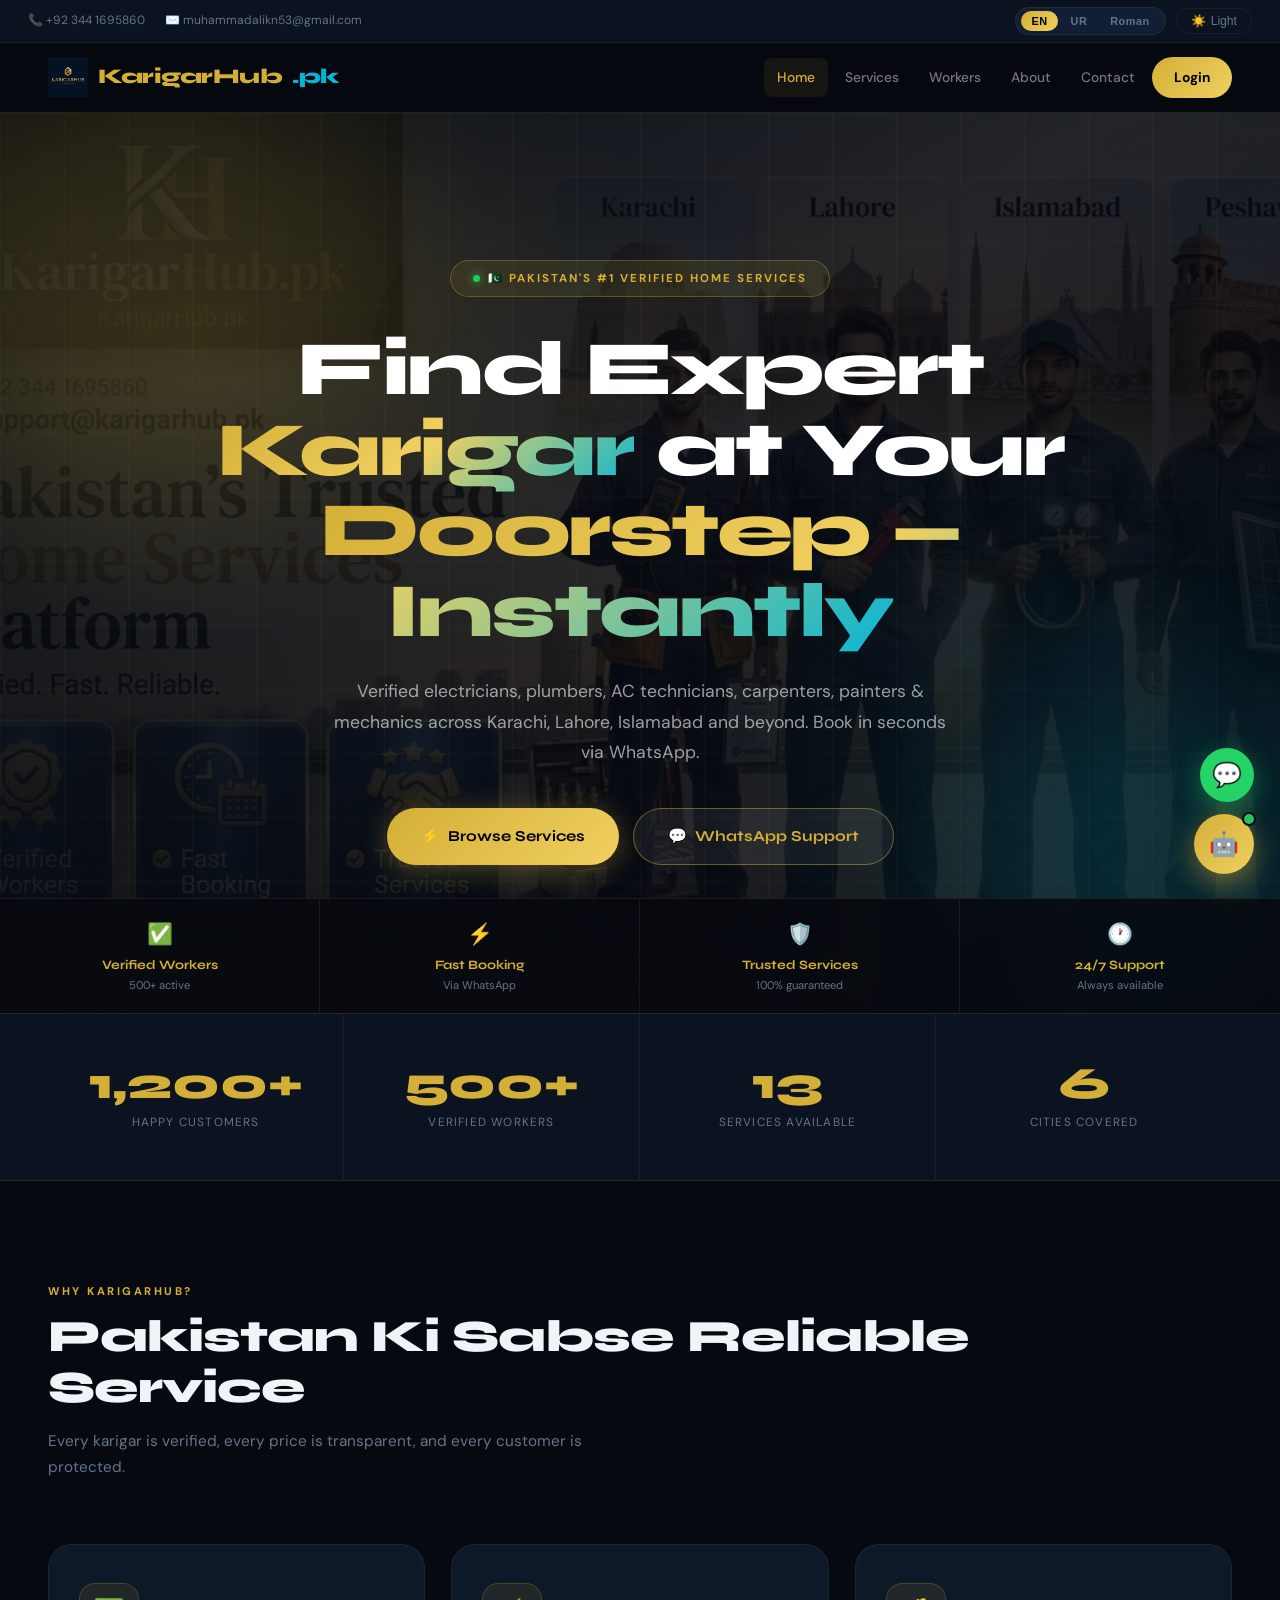
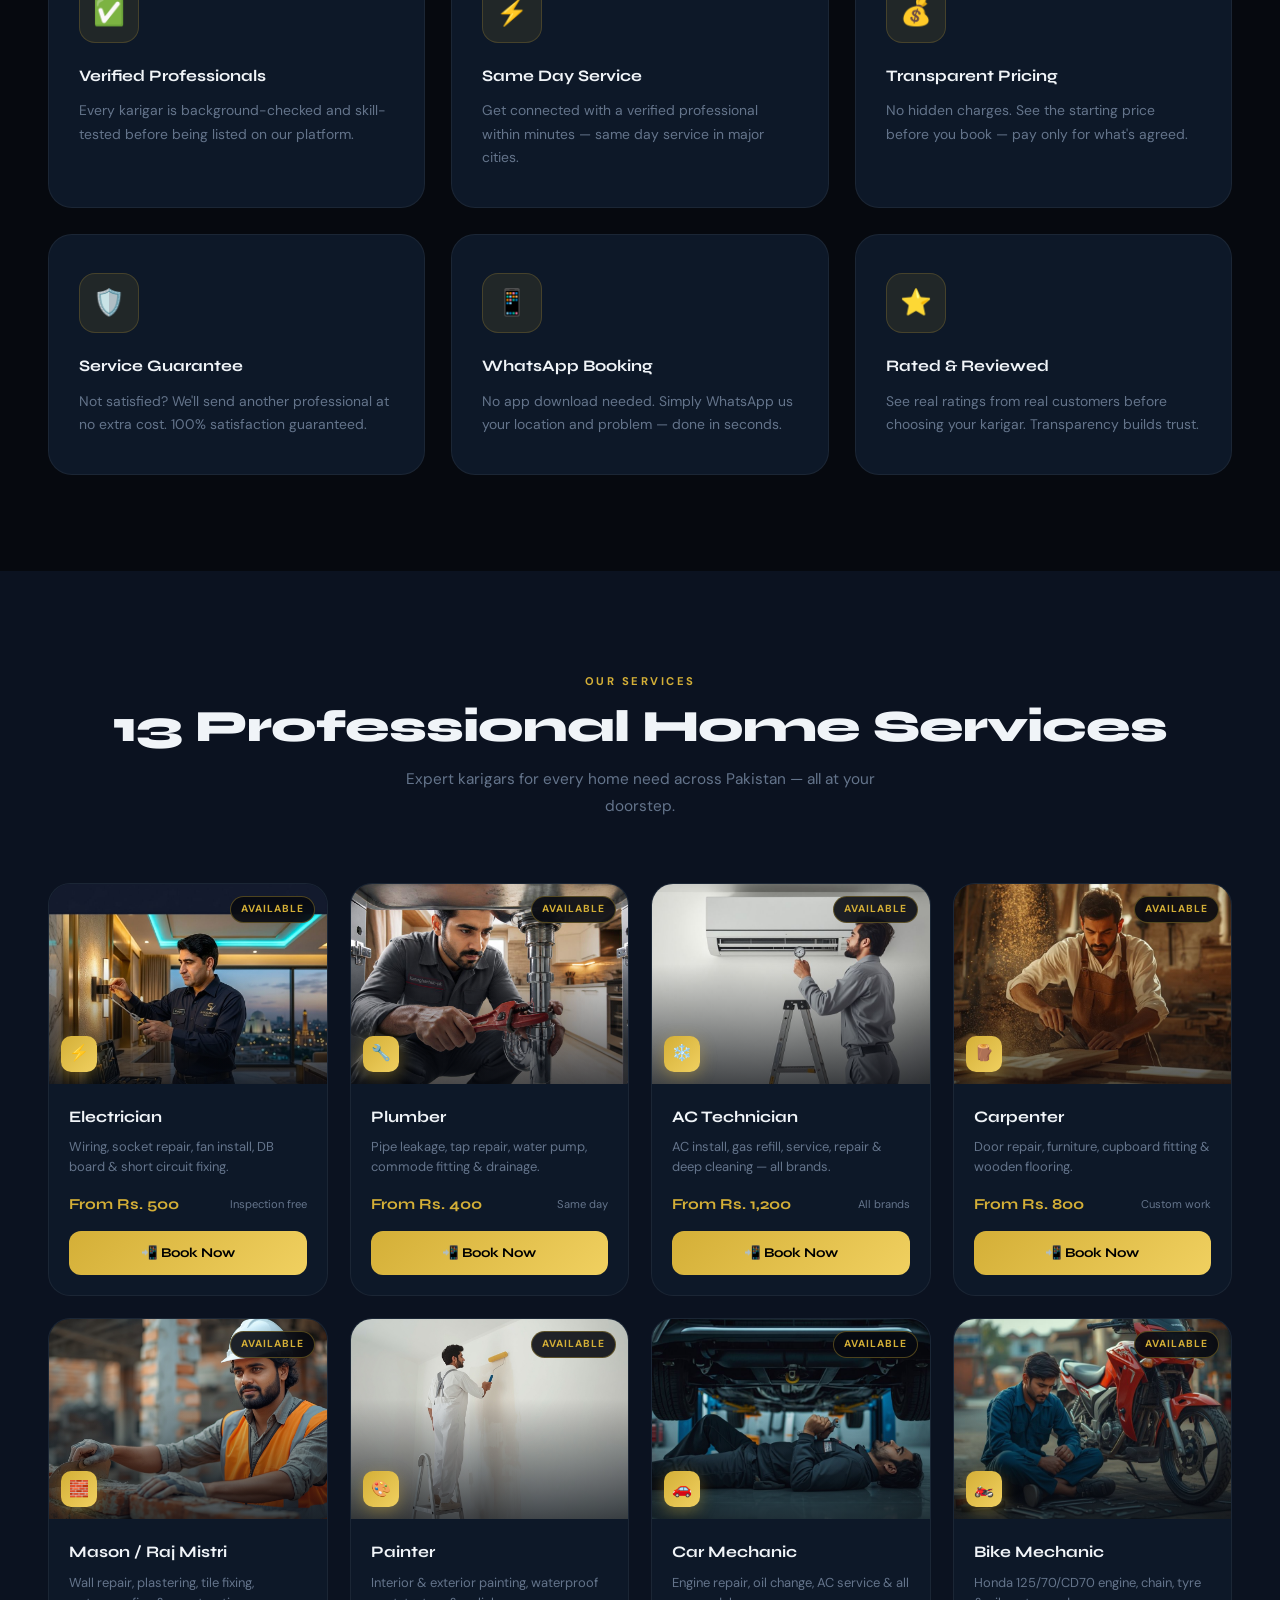
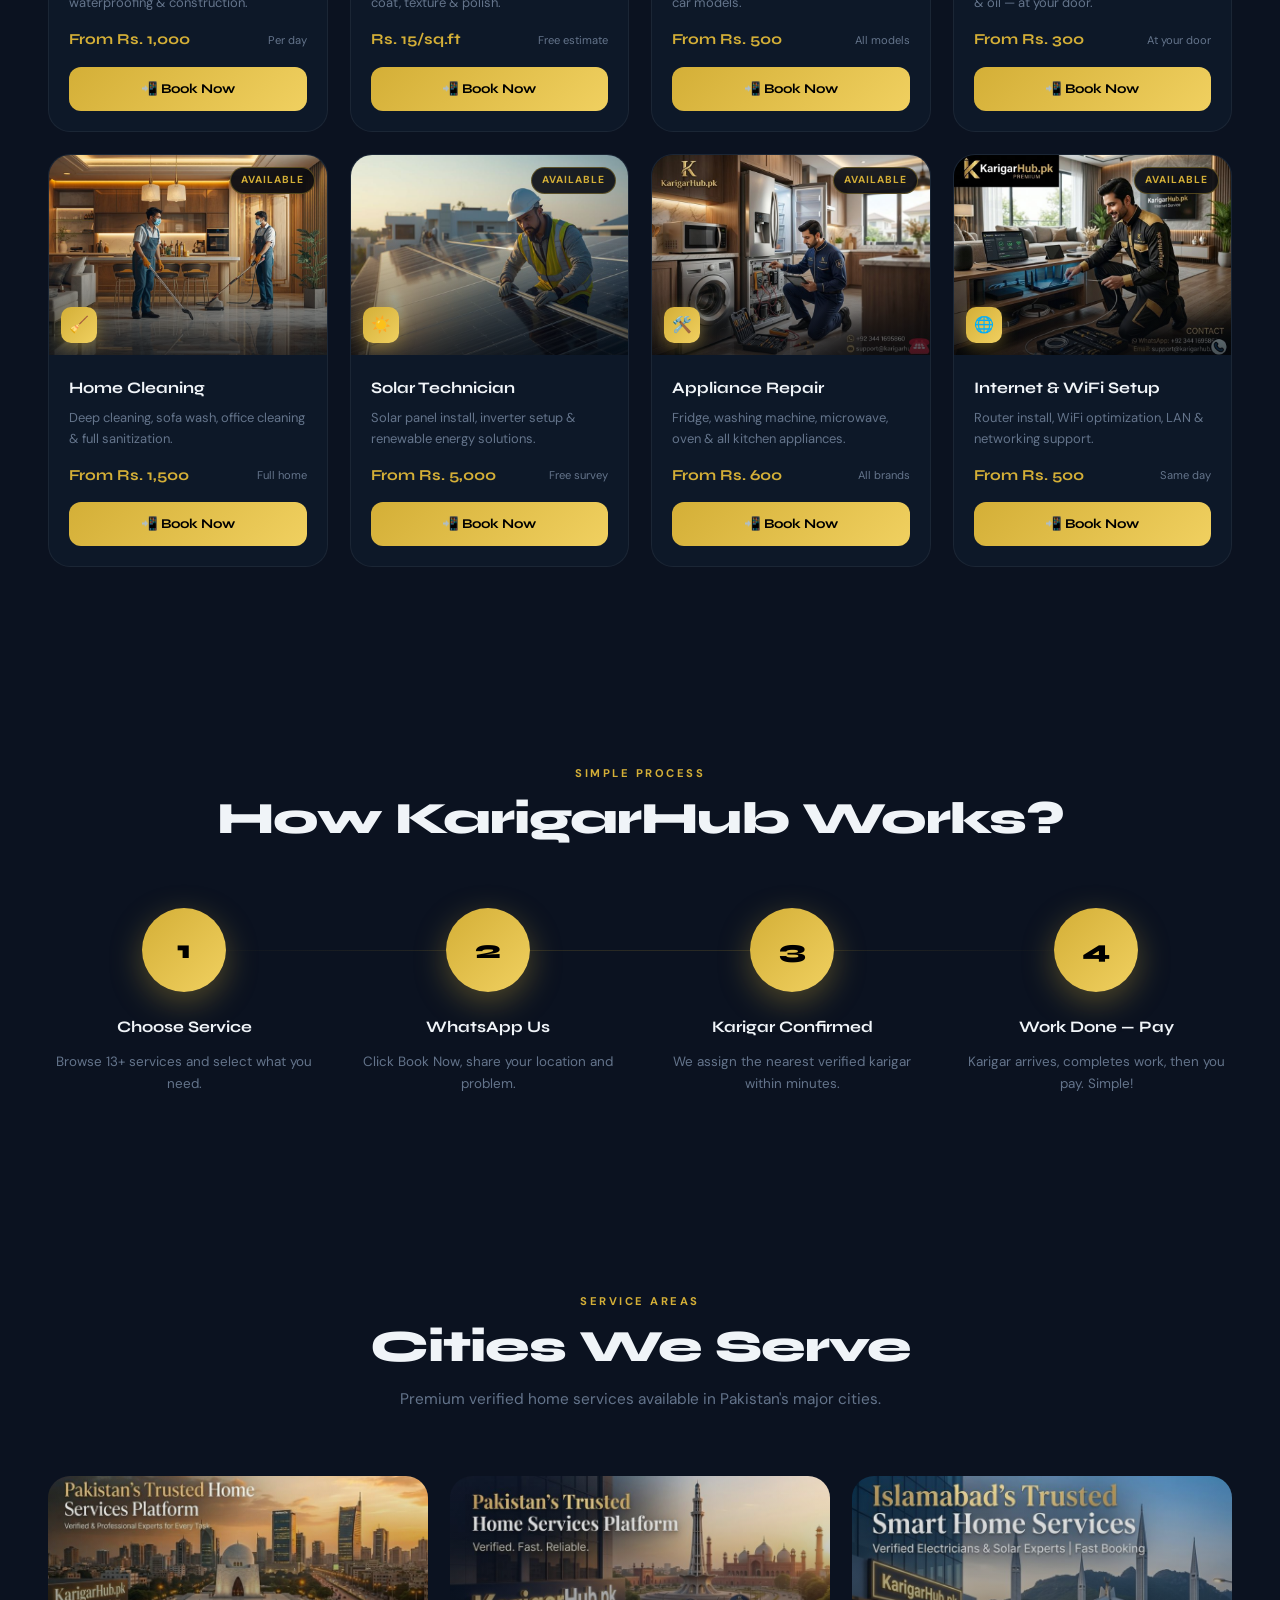
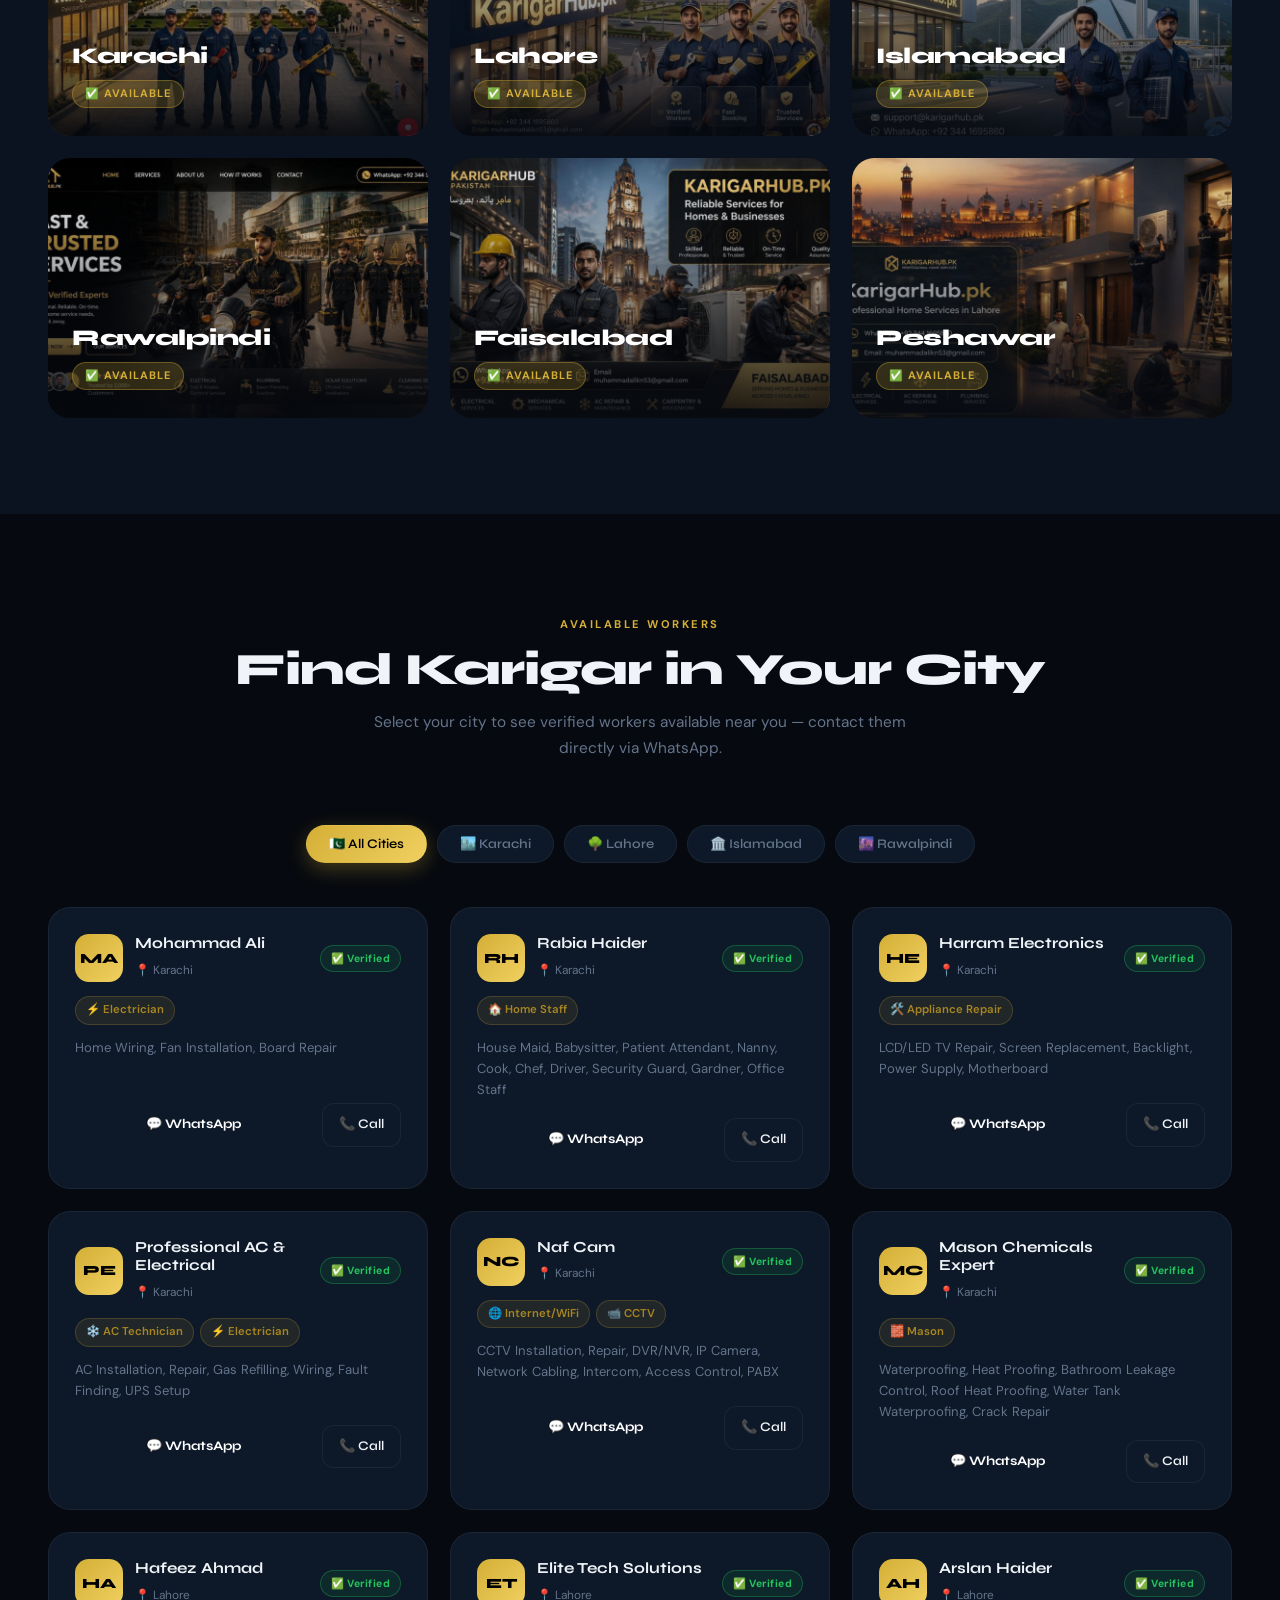
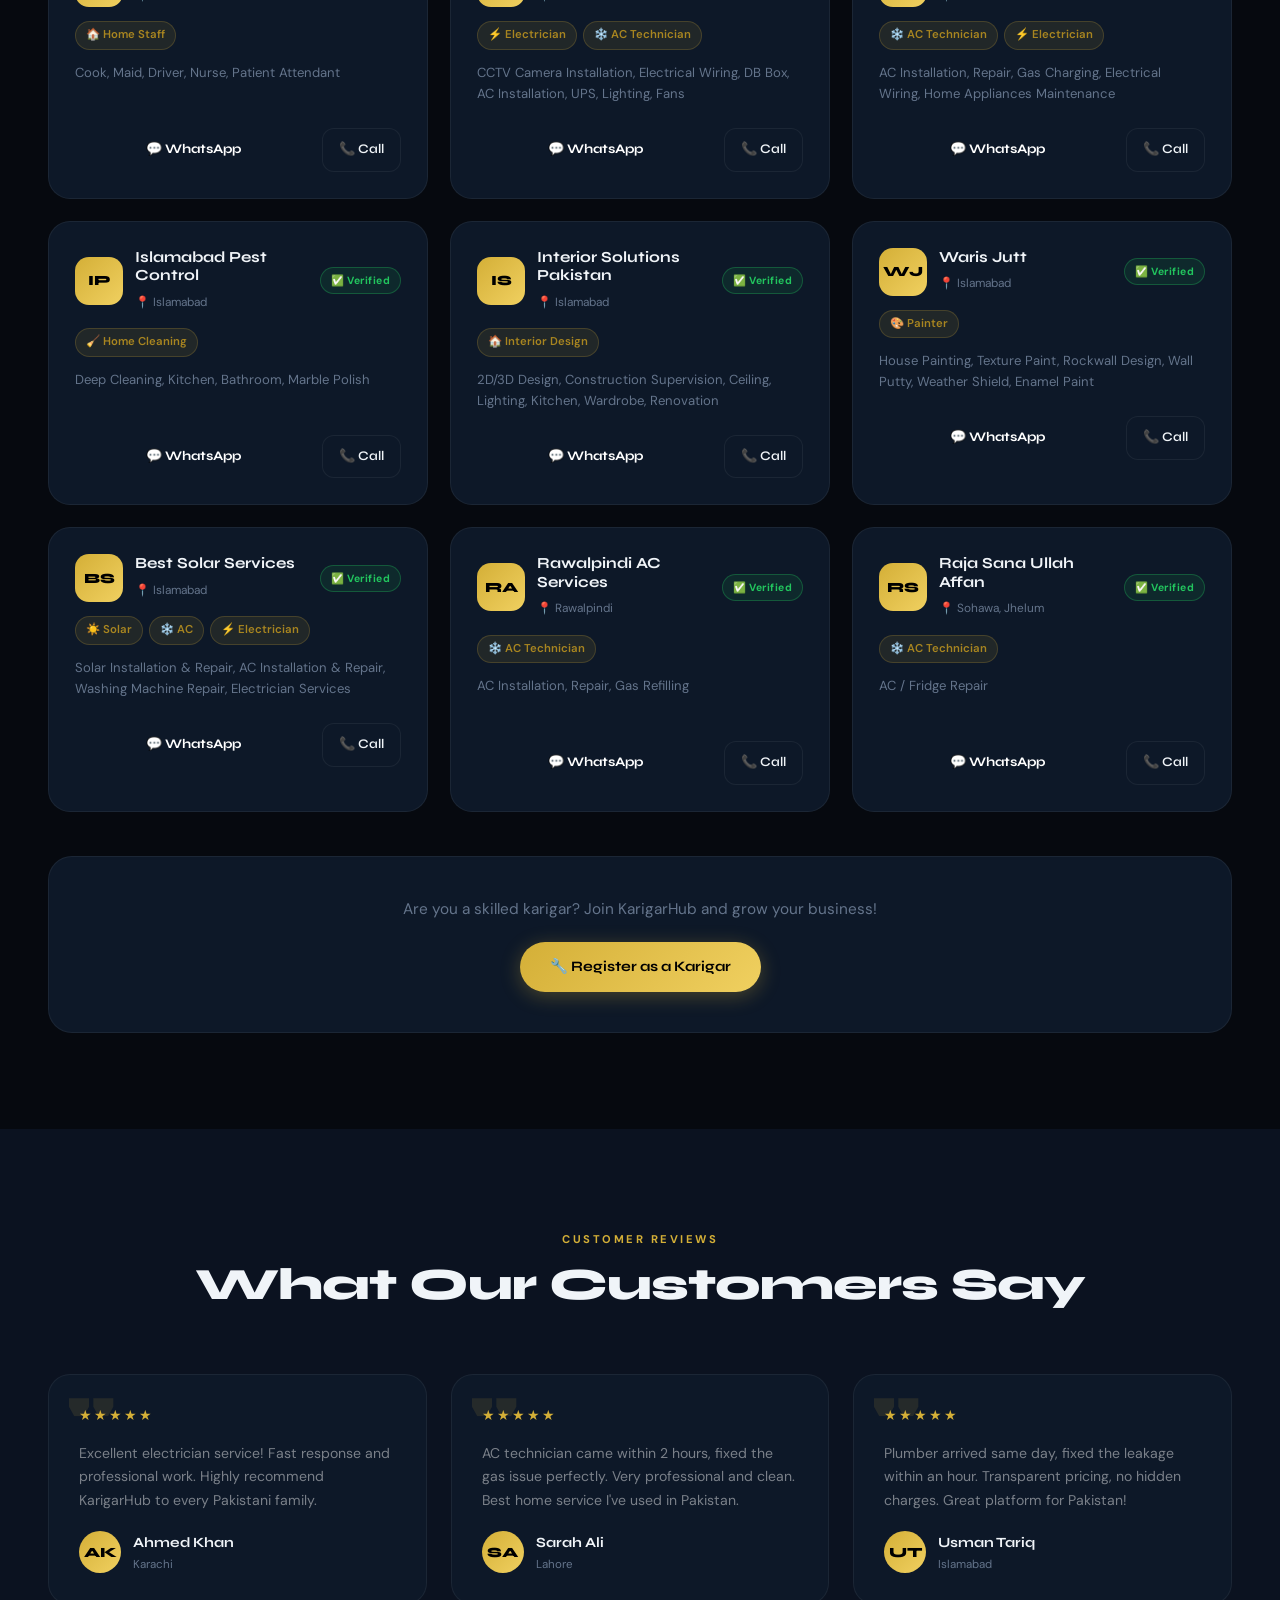
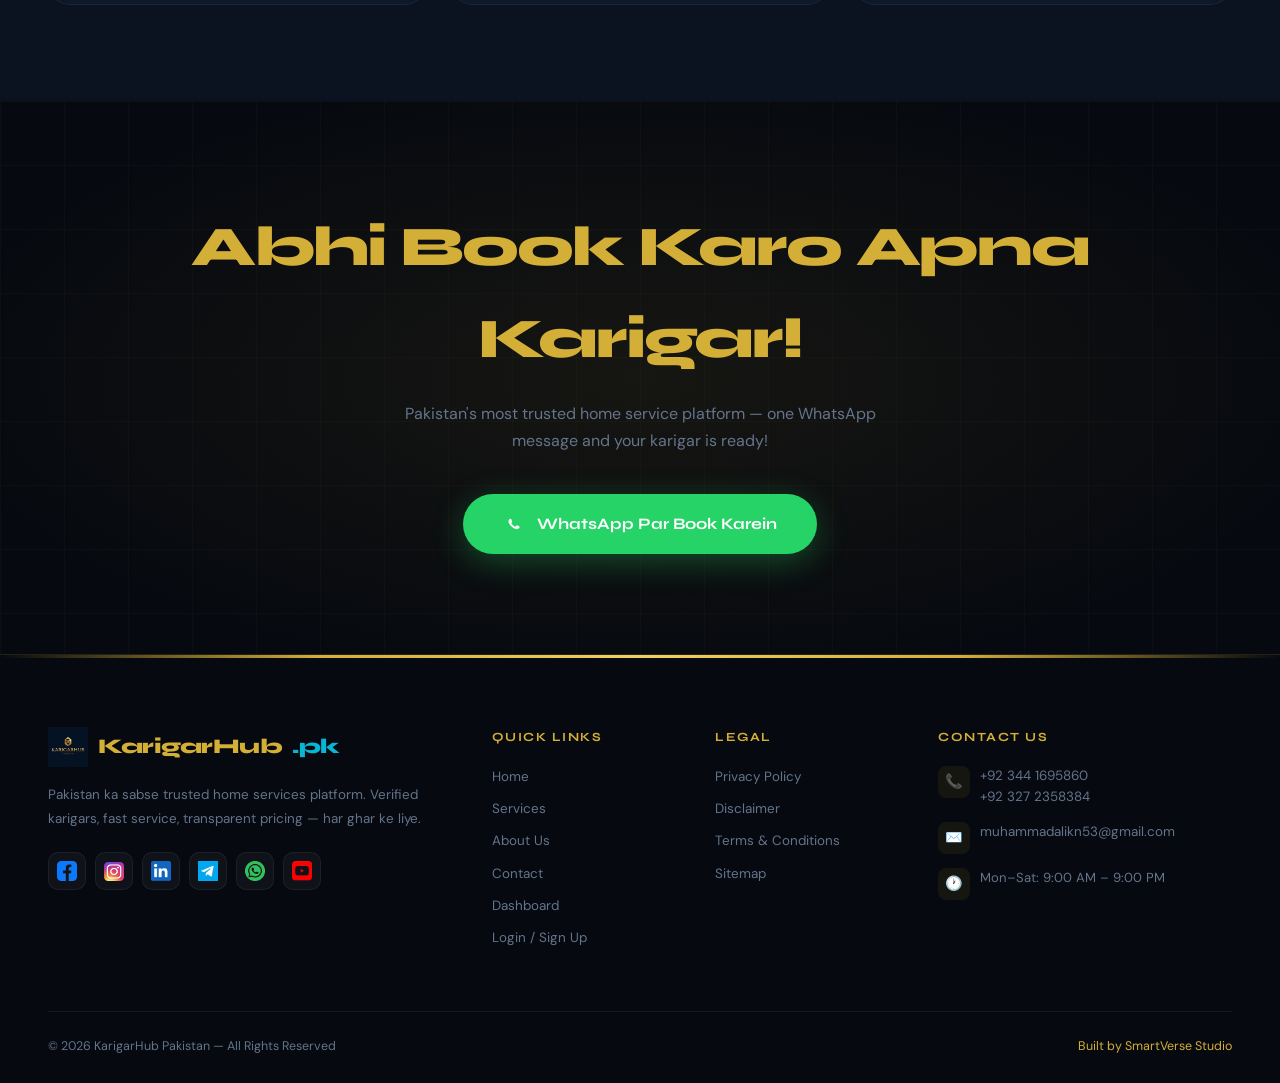
<file: index.html>
<!DOCTYPE html>
<html lang="en" dir="ltr" data-theme="dark">
<head>
  <meta charset="UTF-8">
  <meta name="viewport" content="width=device-width, initial-scale=1.0">

  <!-- ===== PRIMARY SEO ===== -->
  <title>KarigarHub Pakistan | #1 Trusted Home Services — Electrician, Plumber, AC, Carpenter</title>
  <meta name="description" content="KarigarHub Pakistan — Pakistan ka #1 verified home services platform. Book electricians, plumbers, AC technicians, carpenters, painters, mechanics & more. Fast, reliable, transparent pricing.">
  <meta name="keywords" content="karigarhub pakistan, electrician pakistan, plumber pakistan, ac repair pakistan, carpenter pakistan, home services pakistan, karigar book online, home services karachi lahore islamabad">
  <meta name="author" content="Muhammad Ali">
  <meta name="robots" content="index, follow">
  <link rel="canonical" href="https://explorevista.github.io/karegarhub-pakistan/">
  <meta name="google-site-verification" content="DcbWTnUxvJVAUExh8X-csHxO0JJmB4AMAIuveWWCdDo">

  <!-- ===== OPEN GRAPH ===== -->
  <meta property="og:title" content="KarigarHub Pakistan | Trusted Home Services">
  <meta property="og:description" content="Pakistan ka #1 home services platform. Verified karigars at your doorstep — fast & transparent.">
  <meta property="og:image" content="https://explorevista.github.io/karegarhub-pakistan/assets/images/hero.jpg">
  <meta property="og:url" content="https://explorevista.github.io/karegarhub-pakistan/">
  <meta property="og:type" content="website">
  <meta property="og:site_name" content="KarigarHub Pakistan">

  <!-- ===== TWITTER ===== -->
  <meta name="twitter:card" content="summary_large_image">
  <meta name="twitter:title" content="KarigarHub Pakistan | #1 Home Services">
  <meta name="twitter:description" content="Pakistan ka #1 trusted home services platform.">
  <meta name="twitter:image" content="https://explorevista.github.io/karegarhub-pakistan/assets/images/hero.jpg">

  <!-- ===== FAVICON ===== -->
  <link rel="icon" type="image/png" href="assets/images/favicon.png">
  <link rel="apple-touch-icon" href="assets/images/favicon.png">

  <!-- ===== FONTS ===== -->
  <link rel="preconnect" href="https://fonts.googleapis.com">
  <link rel="preconnect" href="https://fonts.gstatic.com" crossorigin>
  <link href="https://fonts.googleapis.com/css2?family=Syne:wght@400;500;600;700;800&family=DM+Sans:ital,opsz,wght@0,9..40,300;0,9..40,400;0,9..40,500;0,9..40,600;1,9..40,400&family=Noto+Nastaliq+Urdu:wght@400;600;700&display=swap" rel="stylesheet">

  <!-- ===== ANALYTICS ===== -->
  <script async src="https://www.googletagmanager.com/gtag/js?id=G-Z9NE5E50GG"></script>
  <script>window.dataLayer=window.dataLayer||[];function gtag(){dataLayer.push(arguments);}gtag('js',new Date());gtag('config','G-Z9NE5E50GG');</script>

  <!-- ===== ADSENSE ===== -->
  <script async src="https://pagead2.googlesyndication.com/pagead/js/adsbygoogle.js?client=ca-pub-7495097418204600" crossorigin="anonymous"></script>

  <!-- ===== SCHEMA MARKUP ===== -->
  <script type="application/ld+json">
  {
    "@context":"https://schema.org",
    "@type":"LocalBusiness",
    "name":"KarigarHub Pakistan",
    "url":"https://explorevista.github.io/karegarhub-pakistan/",
    "logo":"https://explorevista.github.io/karegarhub-pakistan/assets/images/logo.png",
    "image":"https://explorevista.github.io/karegarhub-pakistan/assets/images/hero.jpg",
    "description":"Pakistan ka #1 trusted verified home services platform.",
    "telephone":"+923441695860",
    "email":"muhammadalikn53@gmail.com",
    "founder":{"@type":"Person","name":"Muhammad Ali"},
    "address":{"@type":"PostalAddress","addressCountry":"PK"},
    "areaServed":["Karachi","Lahore","Islamabad","Rawalpindi","Faisalabad","Peshawar"],
    "openingHours":"Mo-Sa 09:00-21:00",
    "sameAs":["https://www.facebook.com/share/1HtgWdb4eR/","https://www.instagram.com/explorevista2025","https://www.linkedin.com/in/muhammad-ali-kn-22505a28a","https://t.me/Aiearnverse"]
  }
  </script>

<style>
/* ═══════════════════════════════════════════
   DESIGN TOKENS
═══════════════════════════════════════════ */
:root {
  --gold:        #D4AF37;
  --gold-lt:     #f0d060;
  --gold-dk:     #a88520;
  --cyan:        #06b6d4;
  --green:       #22c55e;
  --fh:          'Syne', sans-serif;
  --fb:          'DM Sans', sans-serif;
  --fur:         'Noto Nastaliq Urdu', serif;
  --ease:        cubic-bezier(.4,0,.2,1);
}

[data-theme="dark"] {
  --bg:          #06090f;
  --bg2:         #0b1220;
  --bg3:         #111e33;
  --card:        #0d1828;
  --border:      rgba(212,175,55,.15);
  --border2:     rgba(255,255,255,.06);
  --text:        #f0f4f8;
  --muted:       #64748b;
  --sub:         rgba(255,255,255,.45);
  --nav:         rgba(6,9,15,.96);
  --shadow:      0 28px 80px rgba(0,0,0,.55);
  --shadow-gold: 0 16px 50px rgba(212,175,55,.25);
}
[data-theme="light"] {
  --bg:          #f5f7fa;
  --bg2:         #ffffff;
  --bg3:         #eef2f7;
  --card:        #ffffff;
  --border:      rgba(212,175,55,.22);
  --border2:     #e2e8f0;
  --text:        #0c1424;
  --muted:       #64748b;
  --sub:         #4a5568;
  --nav:         rgba(255,255,255,.96);
  --shadow:      0 20px 60px rgba(0,0,0,.08);
  --shadow-gold: 0 12px 36px rgba(212,175,55,.2);
}

/* ═══════════════════════════════════════════
   RESET
═══════════════════════════════════════════ */
*,*::before,*::after{margin:0;padding:0;box-sizing:border-box;}
html{scroll-behavior:smooth;-webkit-font-smoothing:antialiased;}
body{font-family:var(--fb);background:var(--bg);color:var(--text);line-height:1.65;overflow-x:hidden;transition:background .35s,color .35s;}
a{text-decoration:none;color:inherit;}
img{max-width:100%;display:block;}
.container{width:100%;max-width:1240px;margin:auto;padding:0 28px;}

/* ═══════════════════════════════════════════
   TOPBAR
═══════════════════════════════════════════ */
.topbar{
  background:var(--bg2);border-bottom:1px solid var(--border2);
  padding:7px 28px;display:flex;justify-content:space-between;
  align-items:center;flex-wrap:wrap;gap:8px;
  font-size:.75rem;color:var(--muted);
}
.tb-left{display:flex;align-items:center;gap:20px;}
.tb-left a{color:var(--muted);transition:color .2s;display:flex;align-items:center;gap:5px;}
.tb-left a:hover{color:var(--gold);}
.tb-right{display:flex;align-items:center;gap:10px;}
.lang-sw{display:flex;align-items:center;gap:3px;background:var(--bg3);border:1px solid var(--border2);border-radius:999px;padding:3px 5px;}
.lang-btn{background:none;border:none;cursor:pointer;font-size:.68rem;font-weight:700;color:var(--muted);padding:4px 10px;border-radius:999px;transition:all .2s;letter-spacing:.5px;}
.lang-btn.active,.lang-btn:hover{background:linear-gradient(135deg,var(--gold),var(--gold-lt));color:#000;}
.theme-btn{background:none;border:1px solid var(--border2);border-radius:999px;padding:5px 14px;cursor:pointer;font-size:.76rem;color:var(--muted);display:flex;align-items:center;gap:5px;transition:all .2s;}
.theme-btn:hover{border-color:var(--gold);color:var(--gold);}

/* ═══════════════════════════════════════════
   NAVBAR
═══════════════════════════════════════════ */
.navbar{
  position:sticky;top:0;z-index:1000;
  background:var(--nav);backdrop-filter:blur(28px);
  border-bottom:1px solid var(--border);
  transition:all .35s;
}
.navbar.scrolled{box-shadow:0 4px 40px rgba(0,0,0,.3);}
.nav-wrap{display:flex;justify-content:space-between;align-items:center;padding:14px 28px;}
.logo{display:flex;align-items:center;gap:10px;font-family:var(--fh);font-size:1.3rem;font-weight:800;color:var(--gold);letter-spacing:-.5px;}
.logo img{width:40px;height:40px;object-fit:contain;}
.logo-dot{color:var(--cyan);}
.nav-links{display:flex;align-items:center;gap:4px;}
.nav-links a{color:var(--sub);font-weight:500;font-size:.86rem;padding:8px 13px;border-radius:8px;transition:all .25s;}
.nav-links a:hover,.nav-links a.active{color:var(--gold);background:rgba(212,175,55,.08);}
.btn-login{
  background:linear-gradient(135deg,var(--gold),var(--gold-lt))!important;
  color:#000!important;font-weight:700!important;
  padding:9px 22px!important;border-radius:999px!important;
  transition:all .3s!important;
}
.btn-login:hover{transform:translateY(-2px);box-shadow:var(--shadow-gold)!important;}
.ham{display:none;background:none;border:none;cursor:pointer;flex-direction:column;gap:5px;padding:4px;}
.ham span{display:block;width:24px;height:2px;background:var(--text);border-radius:2px;transition:all .3s;}

/* ═══════════════════════════════════════════
   HERO — VIDEO BACKGROUND
═══════════════════════════════════════════ */
.hero{
  position:relative;min-height:100vh;
  display:flex;align-items:center;justify-content:center;
  text-align:center;overflow:hidden;background:#06090f;
}
.hero-video{
  position:absolute;inset:0;width:100%;height:100%;
  object-fit:cover;opacity:.28;
  transition:opacity .5s;
}
[data-theme="light"] .hero-video{opacity:.12;}
.hero-poster{
  position:absolute;inset:0;
  background:url('assets/images/hero.jpg') center/cover no-repeat;
  opacity:.22;
  transition:opacity .5s;
}
[data-theme="light"] .hero-poster{opacity:.1;}
.hero-overlay{
  position:absolute;inset:0;
  background:linear-gradient(135deg,rgba(6,9,15,.92) 0%,rgba(6,9,15,.7) 50%,rgba(6,9,15,.88) 100%);
}
.hero-mesh{
  position:absolute;inset:0;
  background:
    radial-gradient(ellipse 80% 60% at 15% 25%,rgba(212,175,55,.12) 0%,transparent 55%),
    radial-gradient(ellipse 60% 80% at 85% 75%,rgba(6,182,212,.08) 0%,transparent 55%);
}
.hero-grid{
  position:absolute;inset:0;
  background-image:linear-gradient(rgba(212,175,55,.04) 1px,transparent 1px),linear-gradient(90deg,rgba(212,175,55,.04) 1px,transparent 1px);
  background-size:64px 64px;
}
/* animated glow orbs */
.hero-orb{position:absolute;border-radius:50%;filter:blur(80px);opacity:.12;animation:orb 12s ease-in-out infinite;}
.orb1{width:500px;height:500px;background:var(--gold);top:-100px;left:-100px;animation-delay:0s;}
.orb2{width:400px;height:400px;background:var(--cyan);bottom:-80px;right:-80px;animation-delay:-5s;}
@keyframes orb{0%,100%{transform:translate(0,0) scale(1);}50%{transform:translate(40px,30px) scale(1.15);}}

.hero-content{position:relative;z-index:2;max-width:900px;padding:40px 24px;animation:heroIn 1s var(--ease) both;}
@keyframes heroIn{from{opacity:0;transform:translateY(50px);}to{opacity:1;transform:translateY(0);}}

.hero-badge{
  display:inline-flex;align-items:center;gap:8px;
  background:rgba(212,175,55,.1);border:1px solid rgba(212,175,55,.3);
  color:var(--gold);font-size:.72rem;font-weight:700;
  letter-spacing:2px;text-transform:uppercase;
  padding:8px 22px;border-radius:999px;margin-bottom:32px;
  animation:heroIn 1s .2s var(--ease) both;
}
.hero-badge::before{
  content:'';width:7px;height:7px;
  background:var(--green);border-radius:50%;
  box-shadow:0 0 10px var(--green);
  animation:pulse 2s infinite;
}
@keyframes pulse{0%,100%{opacity:1;transform:scale(1);}50%{opacity:.5;transform:scale(1.6);}}

.hero h1{
  font-family:var(--fh);
  font-size:clamp(2.4rem,6vw,4.8rem);
  font-weight:800;line-height:1.05;
  letter-spacing:-2.5px;margin-bottom:24px;
  animation:heroIn 1s .3s var(--ease) both;
}
.hero h1 .white{color:#fff;-webkit-text-fill-color:#fff;}
.hero h1 .grad{
  background:linear-gradient(135deg,var(--gold) 0%,var(--gold-lt) 50%,var(--cyan) 100%);
  -webkit-background-clip:text;-webkit-text-fill-color:transparent;background-clip:text;
}
.hero-sub{
  color:rgba(255,255,255,.6);font-size:1.1rem;
  max-width:620px;margin:0 auto 40px;line-height:1.75;
  animation:heroIn 1s .4s var(--ease) both;
}
.hero-btns{
  display:flex;justify-content:center;gap:14px;flex-wrap:wrap;
  animation:heroIn 1s .5s var(--ease) both;
}
.btn-hero-primary{
  display:inline-flex;align-items:center;gap:8px;
  background:linear-gradient(135deg,var(--gold),var(--gold-lt));
  color:#000;font-family:var(--fh);font-size:.95rem;font-weight:700;
  padding:15px 34px;border-radius:999px;transition:all .3s;
  box-shadow:0 4px 28px rgba(212,175,55,.35);
}
.btn-hero-primary:hover{transform:translateY(-4px);box-shadow:0 16px 48px rgba(212,175,55,.5);}
.btn-hero-wa{
  display:inline-flex;align-items:center;gap:8px;
  background:rgba(255,255,255,.06);
  border:1.5px solid rgba(212,175,55,.45);
  color:var(--gold);font-family:var(--fh);font-size:.95rem;font-weight:700;
  padding:15px 34px;border-radius:999px;transition:all .3s;
  backdrop-filter:blur(10px);
}
.btn-hero-wa:hover{background:rgba(212,175,55,.12);transform:translateY(-4px);}

/* hero bottom bar */
.hero-bar{
  position:absolute;bottom:0;left:0;right:0;
  background:rgba(6,9,15,.85);backdrop-filter:blur(20px);
  border-top:1px solid rgba(212,175,55,.12);
  display:grid;grid-template-columns:repeat(4,1fr);
  text-align:center;z-index:2;
}
[data-theme="light"] .hero-bar{background:rgba(255,255,255,.85);}
.hero-bar-item{padding:18px 10px;border-right:1px solid rgba(255,255,255,.06);}
.hero-bar-item:last-child{border-right:none;}
.hero-bar-icon{font-size:1.3rem;margin-bottom:4px;}
.hero-bar-title{font-family:var(--fh);font-size:.8rem;font-weight:700;color:var(--gold);}
.hero-bar-sub{font-size:.7rem;color:var(--muted);}

/* ═══════════════════════════════════════════
   STATS BAR
═══════════════════════════════════════════ */
.stats-bar{background:var(--bg2);border-top:1px solid var(--border);border-bottom:1px solid var(--border);}
.stats-bar .container{display:grid;grid-template-columns:repeat(4,1fr);}
.stat-cell{
  padding:48px 20px;text-align:center;
  border-right:1px solid var(--border2);
  transition:background .3s;
}
.stat-cell:last-child{border-right:none;}
.stat-cell:hover{background:rgba(212,175,55,.03);}
.stat-n{
  font-family:var(--fh);font-size:2.8rem;font-weight:800;
  color:var(--gold);line-height:1;margin-bottom:6px;
}
.stat-l{font-size:.74rem;color:var(--muted);text-transform:uppercase;letter-spacing:1.2px;}

/* ═══════════════════════════════════════════
   SHARED SECTION STYLES
═══════════════════════════════════════════ */
.section{padding:96px 0;}
.sec-eye{display:inline-block;font-size:.7rem;font-weight:700;letter-spacing:2.5px;text-transform:uppercase;color:var(--gold);margin-bottom:10px;}
.sec-h{font-family:var(--fh);font-size:clamp(1.8rem,3.5vw,2.8rem);font-weight:800;color:var(--text);letter-spacing:-1px;margin-bottom:14px;line-height:1.15;}
.sec-s{color:var(--muted);font-size:.96rem;max-width:540px;line-height:1.7;}
.sec-hdr{margin-bottom:64px;}
.tc{text-align:center;}
.tc .sec-s{margin:0 auto;}

/* ═══════════════════════════════════════════
   WHY KARIGARHUB — FEATURES
═══════════════════════════════════════════ */
.feat-grid{display:grid;grid-template-columns:repeat(3,1fr);gap:26px;}
.feat-card{
  background:var(--card);border:1px solid var(--border2);
  border-radius:24px;padding:38px 30px;
  transition:all .4s;position:relative;overflow:hidden;
}
.feat-card::before{
  content:'';position:absolute;top:0;left:0;right:0;height:3px;
  background:linear-gradient(90deg,var(--gold),var(--gold-lt));
  opacity:0;transition:opacity .4s;
}
.feat-card::after{
  content:'';position:absolute;inset:0;
  background:radial-gradient(ellipse 60% 50% at 50% 0%,rgba(212,175,55,.06),transparent 70%);
  opacity:0;transition:opacity .4s;
}
.feat-card:hover{transform:translateY(-8px);box-shadow:var(--shadow);border-color:var(--border);}
.feat-card:hover::before,.feat-card:hover::after{opacity:1;}
.feat-icon{
  width:60px;height:60px;
  background:rgba(212,175,55,.1);border:1px solid rgba(212,175,55,.2);
  border-radius:16px;display:flex;align-items:center;justify-content:center;
  font-size:1.6rem;margin-bottom:20px;transition:transform .3s;
}
.feat-card:hover .feat-icon{transform:scale(1.1);}
.feat-card h3{font-family:var(--fh);font-size:1rem;font-weight:700;color:var(--text);margin-bottom:10px;}
.feat-card p{color:var(--muted);font-size:.87rem;line-height:1.68;}

/* ═══════════════════════════════════════════
   SERVICES GRID
═══════════════════════════════════════════ */
.svc-grid{display:grid;grid-template-columns:repeat(4,1fr);gap:22px;}
.svc-card{
  background:var(--card);border:1px solid var(--border2);
  border-radius:22px;overflow:hidden;transition:all .4s;
  position:relative;
}
.svc-card:hover{transform:translateY(-10px);box-shadow:var(--shadow);border-color:rgba(212,175,55,.35);}
.svc-img{position:relative;height:200px;overflow:hidden;background:var(--bg3);}
.svc-img img{width:100%;height:100%;object-fit:cover;transition:transform .6s var(--ease);}
.svc-card:hover .svc-img img{transform:scale(1.1);}
.svc-img-overlay{
  position:absolute;inset:0;
  background:linear-gradient(to top,rgba(6,9,15,.7) 0%,transparent 60%);
  transition:opacity .4s;
}
.svc-card:hover .svc-img-overlay{opacity:.5;}
/* fallback if no image */
.svc-fallback{
  width:100%;height:100%;display:flex;flex-direction:column;
  align-items:center;justify-content:center;gap:10px;
  background:linear-gradient(135deg,var(--bg2),var(--bg3));
}
.svc-fallback-icon{font-size:3rem;}
.svc-fallback-txt{font-size:.68rem;color:var(--muted);letter-spacing:1px;text-transform:uppercase;}
.svc-badge{
  position:absolute;top:12px;right:12px;
  background:rgba(6,9,15,.88);backdrop-filter:blur(8px);
  border:1px solid rgba(212,175,55,.35);
  color:var(--gold);font-size:.64rem;font-weight:700;
  letter-spacing:1px;text-transform:uppercase;
  padding:4px 10px;border-radius:999px;
}
[data-theme="light"] .svc-badge{background:rgba(255,255,255,.9);}
.svc-icon-chip{
  position:absolute;bottom:12px;left:12px;
  width:36px;height:36px;
  background:linear-gradient(135deg,var(--gold),var(--gold-lt));
  border-radius:10px;display:flex;align-items:center;justify-content:center;
  font-size:1rem;box-shadow:0 4px 16px rgba(212,175,55,.4);
}
.svc-body{padding:20px;}
.svc-body h3{font-family:var(--fh);font-size:1rem;font-weight:700;color:var(--text);margin-bottom:7px;}
.svc-body p{color:var(--muted);font-size:.81rem;line-height:1.58;margin-bottom:14px;}
.svc-price-row{display:flex;align-items:center;justify-content:space-between;margin-bottom:14px;}
.svc-price{font-family:var(--fh);font-size:.95rem;font-weight:700;color:var(--gold);}
.svc-note{font-size:.7rem;color:var(--muted);}
.btn-book{
  display:flex;align-items:center;justify-content:center;gap:6px;
  width:100%;background:linear-gradient(135deg,var(--gold),var(--gold-lt));
  color:#000;font-family:var(--fh);font-size:.84rem;font-weight:700;
  padding:11px;border-radius:12px;border:none;cursor:pointer;transition:all .3s;
}
.btn-book:hover{transform:translateY(-2px);box-shadow:0 8px 24px rgba(212,175,55,.4);}

/* ═══════════════════════════════════════════
   HOW IT WORKS
═══════════════════════════════════════════ */
.how-section{background:var(--bg2);}
.steps-grid{display:grid;grid-template-columns:repeat(4,1fr);gap:32px;position:relative;}
.steps-grid::before{
  content:'';position:absolute;top:42px;left:12%;right:12%;height:1px;
  background:linear-gradient(90deg,transparent,var(--border),var(--border),transparent);
}
.step-item{text-align:center;position:relative;z-index:1;}
.step-num{
  width:84px;height:84px;
  background:linear-gradient(135deg,var(--gold),var(--gold-lt));
  border-radius:50%;display:flex;align-items:center;justify-content:center;
  font-family:var(--fh);font-size:1.6rem;font-weight:800;color:#000;
  margin:0 auto 22px;
  box-shadow:0 10px 32px rgba(212,175,55,.35);
  transition:transform .3s;
}
.step-item:hover .step-num{transform:scale(1.08);}
.step-item h4{font-family:var(--fh);font-size:1rem;font-weight:700;color:var(--text);margin-bottom:10px;}
.step-item p{font-size:.84rem;color:var(--muted);line-height:1.65;}

/* ═══════════════════════════════════════════
   CITIES SECTION
═══════════════════════════════════════════ */
.cities-grid{display:grid;grid-template-columns:repeat(3,1fr);gap:22px;}
.city-card{
  position:relative;border-radius:22px;overflow:hidden;
  height:260px;cursor:pointer;transition:all .4s;
}
.city-card:hover{transform:translateY(-6px);box-shadow:var(--shadow);}
.city-card img{
  width:100%;height:100%;object-fit:cover;
  transition:transform .6s var(--ease);
}
.city-card:hover img{transform:scale(1.1);}
.city-overlay{
  position:absolute;inset:0;
  background:linear-gradient(to top,rgba(6,9,15,.85) 0%,rgba(6,9,15,.3) 60%,transparent 100%);
  transition:background .4s;
}
.city-card:hover .city-overlay{background:linear-gradient(to top,rgba(6,9,15,.9) 0%,rgba(6,9,15,.4) 60%,rgba(212,175,55,.05) 100%);}
.city-content{
  position:absolute;bottom:0;left:0;right:0;
  padding:28px 24px;
}
.city-name{
  font-family:var(--fh);font-size:1.4rem;font-weight:800;
  color:#fff;letter-spacing:-.5px;margin-bottom:4px;
}
.city-tag{
  display:inline-flex;align-items:center;gap:6px;
  background:rgba(212,175,55,.2);border:1px solid rgba(212,175,55,.35);
  color:var(--gold);font-size:.68rem;font-weight:700;
  letter-spacing:1px;text-transform:uppercase;
  padding:4px 12px;border-radius:999px;
}
.city-card:hover .city-tag{background:rgba(212,175,55,.3);}
/* fallback for cities without image */
.city-fallback{
  width:100%;height:100%;
  display:flex;align-items:center;justify-content:center;
  font-size:3rem;
  background:linear-gradient(135deg,var(--bg2),var(--bg3));
}

/* ═══════════════════════════════════════════
   TESTIMONIALS
═══════════════════════════════════════════ */
.test-section{background:var(--bg2);}
.test-grid{display:grid;grid-template-columns:repeat(3,1fr);gap:24px;}
.test-card{
  background:var(--card);border:1px solid var(--border2);
  border-radius:22px;padding:30px;transition:all .4s;
  position:relative;overflow:hidden;
}
.test-card::before{
  content:'"';font-family:var(--fh);font-size:5rem;
  color:rgba(212,175,55,.12);position:absolute;
  top:10px;left:18px;line-height:1;font-weight:800;
}
.test-card:hover{transform:translateY(-6px);box-shadow:var(--shadow);}
.test-stars{color:var(--gold);font-size:.85rem;margin-bottom:14px;letter-spacing:2px;}
.test-card p{color:var(--sub);font-size:.88rem;line-height:1.7;margin-bottom:18px;}
.test-author{display:flex;align-items:center;gap:12px;}
.test-av{
  width:42px;height:42px;min-width:42px;
  background:linear-gradient(135deg,var(--gold),var(--gold-lt));
  border-radius:50%;display:flex;align-items:center;justify-content:center;
  font-family:var(--fh);font-weight:800;color:#000;font-size:.88rem;
}
.test-name{font-family:var(--fh);font-size:.88rem;font-weight:700;color:var(--text);}
.test-city{font-size:.72rem;color:var(--muted);}

/* ═══════════════════════════════════════════
   WHATSAPP CTA SECTION
═══════════════════════════════════════════ */
.cta-section{
  padding:100px 0;background:var(--bg);
  position:relative;overflow:hidden;text-align:center;
}
.cta-section::before{
  content:'';position:absolute;inset:0;
  background:radial-gradient(ellipse 80% 80% at 50% 50%,rgba(212,175,55,.08),transparent 70%);
}
.cta-lines{
  position:absolute;inset:0;
  background-image:linear-gradient(rgba(212,175,55,.03) 1px,transparent 1px),linear-gradient(90deg,rgba(212,175,55,.03) 1px,transparent 1px);
  background-size:64px 64px;
}
.cta-inner{position:relative;z-index:1;}
.cta-section h2{
  font-family:var(--fh);font-size:clamp(2rem,5vw,3.5rem);
  font-weight:800;color:var(--text);letter-spacing:-2px;margin-bottom:16px;
}
.cta-section h2 span{color:var(--gold);}
.cta-section p{color:var(--muted);font-size:1rem;max-width:500px;margin:0 auto 40px;}
.btn-wa-big{
  display:inline-flex;align-items:center;gap:12px;
  background:#25d366;color:#fff;
  font-family:var(--fh);font-size:1rem;font-weight:700;
  padding:17px 40px;border-radius:999px;transition:all .3s;
  box-shadow:0 8px 32px rgba(37,211,102,.3);
}
.btn-wa-big:hover{transform:translateY(-4px);box-shadow:0 18px 48px rgba(37,211,102,.45);}

/* ═══════════════════════════════════════════
   FOOTER
═══════════════════════════════════════════ */
footer{
  background:var(--bg);
  border-top:1px solid var(--border);
  padding:72px 0 26px;
  position:relative;
}
footer::before{
  content:'';position:absolute;top:0;left:0;right:0;height:3px;
  background:linear-gradient(90deg,transparent,var(--gold),var(--gold-lt),var(--gold),transparent);
}
.ft-grid{display:grid;grid-template-columns:2.2fr 1fr 1fr 1.6fr;gap:40px;margin-bottom:52px;}
.ft-brand .logo{margin-bottom:16px;}
.ft-brand p{color:var(--muted);font-size:.84rem;line-height:1.75;margin-bottom:22px;}
.ft-social{display:flex;gap:9px;flex-wrap:wrap;}
.ft-soc{
  width:38px;height:38px;background:rgba(255,255,255,.04);
  border:1px solid var(--border2);border-radius:10px;
  display:flex;align-items:center;justify-content:center;
  transition:all .3s;overflow:hidden;
}
.ft-soc img{width:20px;height:20px;object-fit:contain;transition:transform .3s;}
.ft-soc:hover{background:rgba(212,175,55,.12);border-color:rgba(212,175,55,.4);transform:translateY(-3px);}
.ft-soc:hover img{transform:scale(1.15);}
.ft-col h5{
  font-family:var(--fh);color:var(--gold);font-size:.78rem;
  font-weight:700;letter-spacing:1.5px;text-transform:uppercase;margin-bottom:18px;
}
.ft-col a{display:block;color:var(--muted);font-size:.84rem;margin-bottom:10px;transition:color .2s;}
.ft-col a:hover{color:var(--gold);}
.ft-ci{display:flex;align-items:flex-start;gap:10px;margin-bottom:14px;}
.ft-ci-icon{
  width:32px;height:32px;background:rgba(212,175,55,.08);
  border-radius:8px;display:flex;align-items:center;justify-content:center;
  font-size:.88rem;flex-shrink:0;
}
.ft-ci-text{font-size:.82rem;color:var(--muted);line-height:1.55;}
.ft-ci-text a{color:var(--muted);display:inline;}
.ft-ci-text a:hover{color:var(--gold);}
.ft-bottom{
  border-top:1px solid var(--border2);padding-top:24px;
  display:flex;justify-content:space-between;align-items:center;
  flex-wrap:wrap;gap:10px;
}
.ft-bottom p{font-size:.78rem;color:var(--muted);}
.ft-bottom a{color:var(--gold);font-size:.78rem;}

/* ═══════════════════════════════════════════
   FLOATING ELEMENTS
═══════════════════════════════════════════ */
.wa-float{
  position:fixed;bottom:98px;right:26px;z-index:9990;
  width:54px;height:54px;background:#25d366;border-radius:50%;
  display:flex;align-items:center;justify-content:center;
  font-size:1.5rem;box-shadow:0 8px 28px rgba(37,211,102,.45);
  transition:all .3s;
}
.wa-float:hover{transform:scale(1.12);}

/* ═══════════════════════════════════════════
   AI ASSISTANT
═══════════════════════════════════════════ */
.ai-wrap{position:fixed;bottom:26px;right:26px;z-index:9999;}
.ai-btn{
  width:60px;height:60px;
  background:linear-gradient(135deg,var(--gold),var(--gold-lt));
  border-radius:50%;border:none;cursor:pointer;
  display:flex;align-items:center;justify-content:center;
  font-size:1.5rem;box-shadow:0 8px 28px rgba(212,175,55,.5);
  transition:all .3s;position:relative;
}
.ai-btn:hover{transform:scale(1.1);}
.ai-ping{
  position:absolute;top:-2px;right:-2px;
  width:14px;height:14px;background:var(--green);
  border-radius:50%;border:2.5px solid var(--bg);
  animation:pulse 2s infinite;
}
.ai-box{
  position:absolute;bottom:76px;right:0;width:340px;
  background:var(--bg2);border-radius:22px;
  box-shadow:0 24px 70px rgba(0,0,0,.3);
  border:1px solid var(--border2);overflow:hidden;
  display:none;flex-direction:column;animation:aiIn .3s var(--ease);
}
@keyframes aiIn{from{opacity:0;transform:translateY(20px);}to{opacity:1;transform:translateY(0);}}
.ai-box.open{display:flex;}
.ai-hdr{
  background:linear-gradient(135deg,var(--bg2),var(--bg3));
  padding:16px 18px;display:flex;align-items:center;gap:12px;
  border-bottom:1px solid var(--border);
}
.ai-av{
  width:38px;height:38px;
  background:linear-gradient(135deg,var(--gold),var(--gold-lt));
  border-radius:50%;display:flex;align-items:center;justify-content:center;
  font-size:1.1rem;flex-shrink:0;
}
.ai-hdr-text h4{font-family:var(--fh);color:var(--text);font-size:.88rem;font-weight:700;}
.ai-hdr-text p{color:var(--muted);font-size:.7rem;}
.ai-msgs{height:256px;overflow-y:auto;padding:14px;display:flex;flex-direction:column;gap:10px;}
.ai-msgs::-webkit-scrollbar{width:4px;}
.ai-msgs::-webkit-scrollbar-thumb{background:var(--border2);border-radius:2px;}
.msg-bot{
  background:var(--bg3);border:1px solid var(--border2);
  border-radius:14px 14px 14px 3px;
  padding:10px 14px;font-size:.81rem;color:var(--text);
  max-width:88%;line-height:1.55;
}
.msg-user{
  background:linear-gradient(135deg,var(--gold),var(--gold-lt));
  color:#000;border-radius:14px 14px 3px 14px;
  padding:10px 14px;font-size:.81rem;font-weight:500;
  max-width:88%;align-self:flex-end;line-height:1.55;
}
.ai-quick{padding:9px 13px 4px;display:flex;flex-wrap:wrap;gap:5px;}
.q-btn{
  background:rgba(212,175,55,.08);border:1px solid rgba(212,175,55,.25);
  color:var(--gold-dk);font-size:.68rem;font-weight:600;
  padding:5px 11px;border-radius:999px;cursor:pointer;transition:all .2s;
}
.q-btn:hover{background:rgba(212,175,55,.18);}
.ai-input-row{
  padding:10px 13px 14px;display:flex;gap:7px;
  border-top:1px solid var(--border2);
}
.ai-inp{
  flex:1;border:1.5px solid var(--border2);border-radius:11px;
  padding:9px 13px;font-family:var(--fb);font-size:.81rem;
  background:var(--bg);color:var(--text);outline:none;transition:border .2s;
}
.ai-inp:focus{border-color:rgba(212,175,55,.5);}
.ai-send{
  width:36px;height:36px;
  background:linear-gradient(135deg,var(--gold),var(--gold-lt));
  border:none;border-radius:10px;cursor:pointer;font-size:.95rem;
  display:flex;align-items:center;justify-content:center;transition:all .2s;
}
.ai-send:hover{transform:scale(1.08);}

/* ═══════════════════════════════════════════
   SCROLL REVEAL
═══════════════════════════════════════════ */
.rev{opacity:0;transform:translateY(32px);transition:all .7s var(--ease);}
.rev.vis{opacity:1;transform:translateY(0);}
.rev-l{opacity:0;transform:translateX(-32px);transition:all .7s var(--ease);}
.rev-l.vis{opacity:1;transform:translateX(0);}
.rev-r{opacity:0;transform:translateX(32px);transition:all .7s var(--ease);}
.rev-r.vis{opacity:1;transform:translateX(0);}

/* ═══════════════════════════════════════════
   WORKERS SECTION
═══════════════════════════════════════════ */
.worker-tabs{
  display:flex;flex-wrap:wrap;gap:10px;
  justify-content:center;margin-bottom:44px;
}
.wtab{
  background:var(--card);border:1.5px solid var(--border2);
  color:var(--muted);font-family:var(--fh);font-size:.82rem;font-weight:600;
  padding:10px 22px;border-radius:999px;cursor:pointer;
  transition:all .3s;
}
.wtab:hover{border-color:var(--border);color:var(--gold);}
.wtab.active{
  background:linear-gradient(135deg,var(--gold),var(--gold-lt));
  color:#000;border-color:transparent;
  box-shadow:0 6px 20px rgba(212,175,55,.3);
}
.workers-grid{
  display:grid;grid-template-columns:repeat(3,1fr);
  gap:22px;margin-bottom:44px;
}
.wcard{
  background:var(--card);border:1px solid var(--border2);
  border-radius:22px;padding:26px;
  transition:all .4s;position:relative;overflow:hidden;
}
.wcard::before{
  content:'';position:absolute;top:0;left:0;right:0;height:3px;
  background:linear-gradient(90deg,var(--gold),var(--gold-lt));
  opacity:0;transition:opacity .4s;
}
.wcard:hover{transform:translateY(-6px);box-shadow:var(--shadow);border-color:var(--border);}
.wcard:hover::before{opacity:1;}
.wcard.hidden{display:none;}
.wcard-top{display:flex;align-items:center;gap:12px;margin-bottom:14px;}
.wcard-avatar{
  width:48px;height:48px;min-width:48px;
  background:linear-gradient(135deg,var(--gold),var(--gold-lt));
  border-radius:14px;display:flex;align-items:center;justify-content:center;
  font-family:var(--fh);font-size:.88rem;font-weight:800;color:#000;
  flex-shrink:0;
}
.wcard-info{flex:1;}
.wcard-name{font-family:var(--fh);font-size:.96rem;font-weight:700;color:var(--text);margin-bottom:3px;line-height:1.2;}
.wcard-city{font-size:.74rem;color:var(--muted);}
.wcard-badge{
  background:rgba(34,197,94,.1);border:1px solid rgba(34,197,94,.3);
  color:var(--green);font-size:.65rem;font-weight:700;
  padding:4px 10px;border-radius:999px;white-space:nowrap;
  letter-spacing:.5px;
}
.wcard-service{display:flex;flex-wrap:wrap;gap:6px;margin-bottom:12px;}
.wsvc-tag{
  background:rgba(212,175,55,.1);border:1px solid rgba(212,175,55,.2);
  color:var(--gold-dk);font-size:.71rem;font-weight:600;
  padding:4px 10px;border-radius:999px;
}
.wcard-desc{
  color:var(--muted);font-size:.82rem;line-height:1.6;
  margin-bottom:18px;min-height:48px;
}
.wcard-btns{display:flex;gap:10px;}
.wbtn-wa{
  flex:1;display:flex;align-items:center;justify-content:center;gap:6px;
  background:var(--wa);color:#fff;
  font-family:var(--fh);font-size:.82rem;font-weight:700;
  padding:10px 16px;border-radius:12px;transition:all .3s;
}
.wbtn-wa:hover{transform:translateY(-2px);box-shadow:0 8px 22px rgba(37,211,102,.35);}
.wbtn-call{
  display:flex;align-items:center;justify-content:center;gap:5px;
  background:var(--card);border:1.5px solid var(--border2);
  color:var(--text);font-family:var(--fh);font-size:.82rem;font-weight:600;
  padding:10px 16px;border-radius:12px;transition:all .3s;white-space:nowrap;
}
.wbtn-call:hover{border-color:var(--gold);color:var(--gold);}
.workers-cta{
  text-align:center;padding:40px;
  background:var(--card);border:1px solid var(--border2);
  border-radius:24px;
}
.workers-cta p{color:var(--muted);font-size:.96rem;margin-bottom:20px;}
.wjoin-btn{
  display:inline-flex;align-items:center;gap:8px;
  background:linear-gradient(135deg,var(--gold),var(--gold-lt));
  color:#000;font-family:var(--fh);font-size:.9rem;font-weight:700;
  padding:13px 30px;border-radius:999px;transition:all .3s;
  box-shadow:0 4px 20px rgba(212,175,55,.3);
}
.wjoin-btn:hover{transform:translateY(-3px);box-shadow:0 10px 30px rgba(212,175,55,.45);}

/* ═══════════════════════════════════════════
   RESPONSIVE
═══════════════════════════════════════════ */
@media(max-width:1100px){
  .svc-grid{grid-template-columns:repeat(3,1fr);}
  .feat-grid{grid-template-columns:repeat(2,1fr);}
  .cities-grid{grid-template-columns:repeat(2,1fr);}
  .workers-grid{grid-template-columns:repeat(2,1fr);}
  .ft-grid{grid-template-columns:1fr 1fr;}
  .stats-bar .container{grid-template-columns:repeat(2,1fr);}
}
@media(max-width:768px){
  .topbar{display:none;}
  .ham{display:flex;}
  .nav-links{
    position:absolute;top:100%;left:0;right:0;
    background:var(--nav);backdrop-filter:blur(28px);
    flex-direction:column;padding:20px;
    display:none;border-bottom:1px solid var(--border);
  }
  .nav-links.open{display:flex;}
  .svc-grid,.feat-grid,.steps-grid,.test-grid,.workers-grid{grid-template-columns:1fr;}
  .steps-grid::before{display:none;}
  .cities-grid{grid-template-columns:1fr;}
  .hero-bar{grid-template-columns:repeat(2,1fr);}
  .ft-grid{grid-template-columns:1fr;}
  .ft-bottom{flex-direction:column;text-align:center;}
  .ai-box{width:300px;right:-14px;}
  .wa-float{right:18px;bottom:96px;}
  .ai-wrap{right:18px;bottom:22px;}
  .worker-tabs{gap:7px;}
  .wtab{font-size:.76rem;padding:8px 16px;}
}
</style>
</head>
<body>

<!-- ═══ TOPBAR ═══ -->
<div class="topbar">
  <div class="tb-left">
    <a href="tel:+923441695860">📞 +92 344 1695860</a>
    <a href="mailto:muhammadalikn53@gmail.com">✉️ muhammadalikn53@gmail.com</a>
  </div>
  <div class="tb-right">
    <div class="lang-sw">
      <button class="lang-btn active" id="lEN" onclick="setLang('en')">EN</button>
      <button class="lang-btn" id="lUR" onclick="setLang('ur')">UR</button>
      <button class="lang-btn" id="lRM" onclick="setLang('roman')">Roman</button>
    </div>
    <button class="theme-btn" onclick="toggleTheme()">
      <span id="tIcon">☀️</span><span id="tLabel">Light</span>
    </button>
  </div>
</div>

<!-- ═══ NAVBAR ═══ -->
<header class="navbar" id="navbar">
  <div class="container nav-wrap">
    <a href="index.html" class="logo">
      <img src="assets/images/logo.png" alt="KarigarHub Logo">
      KarigarHub<span class="logo-dot">.pk</span>
    </a>
    <button class="ham" onclick="toggleNav()" aria-label="Menu">
      <span></span><span></span><span></span>
    </button>
    <nav class="nav-links" id="nav">
      <a href="index.html" class="active" data-en="Home" data-ur="ہوم" data-roman="Home">Home</a>
      <a href="#services" data-en="Services" data-ur="خدمات" data-roman="Khidmat">Services</a>
      <a href="#workers" data-en="Workers" data-ur="کاریگر" data-roman="Karigar">Workers</a>
      <a href="about.html" data-en="About" data-ur="ہمارے بارے" data-roman="Hamare Bare">About</a>
      <a href="contact.html" data-en="Contact" data-ur="رابطہ" data-roman="Rabta">Contact</a>
      <a href="login.html" class="btn-login">Login</a>
    </nav>
  </div>
</header>

<!-- ═══ HERO ═══ -->
<section class="hero">
  <!-- Video Background -->
  <video class="hero-video" id="heroVid" autoplay muted loop playsinline poster="assets/images/hero.jpg">
    <source src="assets/images/hero-video.mp4" type="video/mp4">
  </video>
  <!-- Fallback poster when video not loaded -->
  <div class="hero-poster" id="heroPoster"></div>
  <div class="hero-overlay"></div>
  <div class="hero-mesh"></div>
  <div class="hero-grid"></div>
  <div class="hero-orb orb1"></div>
  <div class="hero-orb orb2"></div>

  <div class="hero-content">
    <div class="hero-badge" data-en="🇵🇰 Pakistan's #1 Verified Home Services" data-ur="🇵🇰 پاکستان کی نمبر 1 تصدیق شدہ گھریلو خدمات" data-roman="🇵🇰 Pakistan Ka #1 Verified Home Services">
      🇵🇰 Pakistan's #1 Verified Home Services
    </div>
    <h1>
      <span class="white" data-en="Find Expert " data-ur="ماہر " data-roman="Expert ">Find Expert </span>
      <span class="grad" data-en="Karigar" data-ur="کاریگر" data-roman="Karigar">Karigar</span>
      <span class="white" data-en=" at Your" data-ur=" اپنے" data-roman=" Apne"> at Your</span><br>
      <span class="grad" data-en="Doorstep — Instantly" data-ur="دروازے پر — فوری" data-roman="Darwaze Par — Instantly">Doorstep — Instantly</span>
    </h1>
    <p class="hero-sub" data-en="Verified electricians, plumbers, AC technicians, carpenters, painters & mechanics across Karachi, Lahore, Islamabad and beyond. Book in seconds via WhatsApp." data-ur="تصدیق شدہ الیکٹریشن، پلمبر، اے سی ٹیکنیشن، بڑھئی، پینٹر اور مکینک — کراچی، لاہور، اسلام آباد میں دستیاب۔" data-roman="Verified electrician, plumber, AC tech, carpenter, painter & mechanic — Karachi, Lahore, Islamabad mein. WhatsApp se book karein.">
      Verified electricians, plumbers, AC technicians, carpenters, painters & mechanics across Karachi, Lahore, Islamabad and beyond. Book in seconds via WhatsApp.
    </p>
    <div class="hero-btns">
      <a href="#services" class="btn-hero-primary">
        ⚡ <span data-en="Browse Services" data-ur="خدمات دیکھیں" data-roman="Services Dekhein">Browse Services</span>
      </a>
      <a href="https://wa.me/923441695860" class="btn-hero-wa" target="_blank" rel="noopener">
        💬 <span data-en="WhatsApp Support" data-ur="واٹس ایپ سپورٹ" data-roman="WhatsApp Support">WhatsApp Support</span>
      </a>
    </div>
  </div>

  <!-- Bottom bar -->
  <div class="hero-bar">
    <div class="hero-bar-item">
      <div class="hero-bar-icon">✅</div>
      <div class="hero-bar-title" data-en="Verified Workers" data-ur="تصدیق شدہ کاریگر" data-roman="Verified Workers">Verified Workers</div>
      <div class="hero-bar-sub">500+ active</div>
    </div>
    <div class="hero-bar-item">
      <div class="hero-bar-icon">⚡</div>
      <div class="hero-bar-title" data-en="Fast Booking" data-ur="تیز بکنگ" data-roman="Fast Booking">Fast Booking</div>
      <div class="hero-bar-sub">Via WhatsApp</div>
    </div>
    <div class="hero-bar-item">
      <div class="hero-bar-icon">🛡️</div>
      <div class="hero-bar-title" data-en="Trusted Services" data-ur="قابل اعتماد خدمات" data-roman="Trusted Services">Trusted Services</div>
      <div class="hero-bar-sub">100% guaranteed</div>
    </div>
    <div class="hero-bar-item">
      <div class="hero-bar-icon">🕐</div>
      <div class="hero-bar-title" data-en="24/7 Support" data-ur="24/7 سپورٹ" data-roman="24/7 Support">24/7 Support</div>
      <div class="hero-bar-sub">Always available</div>
    </div>
  </div>
</section>

<!-- ═══ STATS ═══ -->
<div class="stats-bar">
  <div class="container">
    <div class="stat-cell"><div class="stat-n" id="c1">0</div><div class="stat-l" data-en="Happy Customers" data-ur="خوش گاہک" data-roman="Khush Customers">Happy Customers</div></div>
    <div class="stat-cell"><div class="stat-n" id="c2">0</div><div class="stat-l" data-en="Verified Workers" data-ur="تصدیق شدہ کاریگر" data-roman="Verified Karigar">Verified Workers</div></div>
    <div class="stat-cell"><div class="stat-n" id="c3">0</div><div class="stat-l" data-en="Services Available" data-ur="خدمات دستیاب" data-roman="Services Available">Services Available</div></div>
    <div class="stat-cell"><div class="stat-n" id="c4">0</div><div class="stat-l" data-en="Cities Covered" data-ur="شہر کور کیے" data-roman="Cities Covered">Cities Covered</div></div>
  </div>
</div>

<!-- ═══ WHY KARIGARHUB ═══ -->
<section class="section rev">
  <div class="container">
    <div class="sec-hdr">
      <span class="sec-eye" data-en="Why KarigarHub?" data-ur="کیوں کاریگرہب؟" data-roman="Kyun KarigarHub?">Why KarigarHub?</span>
      <h2 class="sec-h" data-en="Pakistan Ki Sabse Reliable Service" data-ur="پاکستان کی سب سے قابل اعتماد سروس" data-roman="Pakistan Ki Sabse Reliable Service">Pakistan Ki Sabse Reliable Service</h2>
      <p class="sec-s" data-en="Every karigar is verified, every price is transparent, and every customer is protected." data-ur="ہر کاریگر تصدیق شدہ، ہر قیمت شفاف، اور ہر گاہک محفوظ۔" data-roman="Har karigar verified, har price transparent, aur har customer protected.">Every karigar is verified, every price is transparent, and every customer is protected.</p>
    </div>
    <div class="feat-grid">
      <div class="feat-card"><div class="feat-icon">✅</div><h3 data-en="Verified Professionals" data-ur="تصدیق شدہ پیشہ ور" data-roman="Verified Professionals">Verified Professionals</h3><p data-en="Every karigar is background-checked and skill-tested before being listed on our platform." data-ur="ہر کاریگر کی پس منظر جانچ اور مہارت کی تصدیق ہوتی ہے۔" data-roman="Har karigar ka background check aur skill test hota hai.">Every karigar is background-checked and skill-tested before being listed on our platform.</p></div>
      <div class="feat-card"><div class="feat-icon">⚡</div><h3 data-en="Same Day Service" data-ur="اسی دن سروس" data-roman="Same Day Service">Same Day Service</h3><p data-en="Get connected with a verified professional within minutes — same day service in major cities." data-ur="چند منٹوں میں تصدیق شدہ کاریگر سے رابطہ — بڑے شہروں میں اسی دن سروس۔" data-roman="Chand minuton mein verified karigar se rabta — bare shahron mein same day service.">Get connected with a verified professional within minutes — same day service in major cities.</p></div>
      <div class="feat-card"><div class="feat-icon">💰</div><h3 data-en="Transparent Pricing" data-ur="شفاف قیمتیں" data-roman="Clear Pricing">Transparent Pricing</h3><p data-en="No hidden charges. See the starting price before you book — pay only for what's agreed." data-ur="کوئی چھپے ہوئے چارجز نہیں۔ بکنگ سے پہلے قیمت دیکھیں۔" data-roman="Koi chhupe charges nahi. Booking se pehle price dekhein.">No hidden charges. See the starting price before you book — pay only for what's agreed.</p></div>
      <div class="feat-card"><div class="feat-icon">🛡️</div><h3 data-en="Service Guarantee" data-ur="سروس گارنٹی" data-roman="Service Guarantee">Service Guarantee</h3><p data-en="Not satisfied? We'll send another professional at no extra cost. 100% satisfaction guaranteed." data-ur="مطمئن نہیں؟ بغیر اضافی خرچ کے دوسرا کاریگر بھیجیں گے۔" data-roman="Satisfied nahi? Bina extra cost ke doosra karigar bhejenge.">Not satisfied? We'll send another professional at no extra cost. 100% satisfaction guaranteed.</p></div>
      <div class="feat-card"><div class="feat-icon">📱</div><h3 data-en="WhatsApp Booking" data-ur="واٹس ایپ بکنگ" data-roman="WhatsApp Booking">WhatsApp Booking</h3><p data-en="No app download needed. Simply WhatsApp us your location and problem — done in seconds." data-ur="کوئی ایپ ڈاؤن لوڈ کی ضرورت نہیں۔ واٹس ایپ پر مسئلہ اور مقام بتائیں۔" data-roman="Koi app download ki zaroorat nahi. WhatsApp par masla aur location batayein.">No app download needed. Simply WhatsApp us your location and problem — done in seconds.</p></div>
      <div class="feat-card"><div class="feat-icon">⭐</div><h3 data-en="Rated & Reviewed" data-ur="درجہ بندی اور جائزے" data-roman="Rated & Reviewed">Rated & Reviewed</h3><p data-en="See real ratings from real customers before choosing your karigar. Transparency builds trust." data-ur="اپنا کاریگر چننے سے پہلے حقیقی گاہکوں کی رائے دیکھیں۔" data-roman="Apna karigar chunne se pehle real customers ki raaye dekhein.">See real ratings from real customers before choosing your karigar. Transparency builds trust.</p></div>
    </div>
  </div>
</section>

<!-- ═══ SERVICES ═══ -->
<section class="section" id="services" style="background:var(--bg2);">
  <div class="container">
    <div class="sec-hdr tc rev">
      <span class="sec-eye" data-en="Our Services" data-ur="ہماری خدمات" data-roman="Hamari Khidmat">Our Services</span>
      <h2 class="sec-h" data-en="13 Professional Home Services" data-ur="13 پیشہ ورانہ گھریلو خدمات" data-roman="13 Professional Home Services">13 Professional Home Services</h2>
      <p class="sec-s" data-en="Expert karigars for every home need across Pakistan — all at your doorstep." data-ur="پاکستان بھر میں ہر گھریلو ضرورت کے لیے ماہر کاریگر۔" data-roman="Pakistan bhar mein har zaroorat ke liye expert karigar.">Expert karigars for every home need across Pakistan — all at your doorstep.</p>
    </div>
    <div class="svc-grid rev">

      <!-- ELECTRICIAN -->
      <div class="svc-card">
        <div class="svc-img">
          <img src="assets/images/electrician.jpg" alt="Electrician Service Pakistan" onerror="this.style.display='none';this.nextElementSibling.style.display='flex'">
          <div class="svc-fallback" style="display:none"><span class="svc-fallback-icon">⚡</span><span class="svc-fallback-txt">Electrician</span></div>
          <div class="svc-img-overlay"></div>
          <span class="svc-badge">Available</span>
          <div class="svc-icon-chip">⚡</div>
        </div>
        <div class="svc-body">
          <h3 data-en="Electrician" data-ur="الیکٹریشن" data-roman="Electrician">Electrician</h3>
          <p data-en="Wiring, socket repair, fan install, DB board & short circuit fixing." data-ur="وائرنگ، ساکٹ، پنکھا، ڈی بی بورڈ، شارٹ سرکٹ۔" data-roman="Wiring, socket, fan, DB board, short circuit.">Wiring, socket repair, fan install, DB board & short circuit fixing.</p>
          <div class="svc-price-row"><span class="svc-price">From Rs. 500</span><span class="svc-note">Inspection free</span></div>
          <a href="https://wa.me/923441695860?text=Hi%2C+I+need+an+Electrician" class="btn-book" target="_blank">📲 Book Now</a>
        </div>
      </div>

      <!-- PLUMBER -->
      <div class="svc-card">
        <div class="svc-img">
          <img src="assets/images/plumber.jpg" alt="Plumber Service Pakistan" onerror="this.style.display='none';this.nextElementSibling.style.display='flex'">
          <div class="svc-fallback" style="display:none"><span class="svc-fallback-icon">🔧</span><span class="svc-fallback-txt">Plumber</span></div>
          <div class="svc-img-overlay"></div>
          <span class="svc-badge">Available</span>
          <div class="svc-icon-chip">🔧</div>
        </div>
        <div class="svc-body">
          <h3 data-en="Plumber" data-ur="پلمبر" data-roman="Plumber">Plumber</h3>
          <p data-en="Pipe leakage, tap repair, water pump, commode fitting & drainage." data-ur="پائپ لیکیج، نل، واٹر پمپ، کموڈ فٹنگ و نکاسی۔" data-roman="Pipe leakage, tap, water pump, commode, drainage.">Pipe leakage, tap repair, water pump, commode fitting & drainage.</p>
          <div class="svc-price-row"><span class="svc-price">From Rs. 400</span><span class="svc-note">Same day</span></div>
          <a href="https://wa.me/923441695860?text=Hi%2C+I+need+a+Plumber" class="btn-book" target="_blank">📲 Book Now</a>
        </div>
      </div>

      <!-- AC TECHNICIAN -->
      <div class="svc-card">
        <div class="svc-img">
          <img src="assets/images/ac-tech.jpg" alt="AC Technician Pakistan" onerror="this.style.display='none';this.nextElementSibling.style.display='flex'">
          <div class="svc-fallback" style="display:none"><span class="svc-fallback-icon">❄️</span><span class="svc-fallback-txt">AC Tech</span></div>
          <div class="svc-img-overlay"></div>
          <span class="svc-badge">Available</span>
          <div class="svc-icon-chip">❄️</div>
        </div>
        <div class="svc-body">
          <h3 data-en="AC Technician" data-ur="اے سی ٹیکنیشن" data-roman="AC Technician">AC Technician</h3>
          <p data-en="AC install, gas refill, service, repair & deep cleaning — all brands." data-ur="اے سی نصب، گیس، سروس، مرمت — تمام برانڈز۔" data-roman="AC install, gas, service, repair — sab brands.">AC install, gas refill, service, repair & deep cleaning — all brands.</p>
          <div class="svc-price-row"><span class="svc-price">From Rs. 1,200</span><span class="svc-note">All brands</span></div>
          <a href="https://wa.me/923441695860?text=Hi%2C+I+need+AC+Technician" class="btn-book" target="_blank">📲 Book Now</a>
        </div>
      </div>

      <!-- CARPENTER -->
      <div class="svc-card">
        <div class="svc-img">
          <img src="assets/images/carpenter.jpg" alt="Carpenter Pakistan" onerror="this.style.display='none';this.nextElementSibling.style.display='flex'">
          <div class="svc-fallback" style="display:none"><span class="svc-fallback-icon">🪵</span><span class="svc-fallback-txt">Carpenter</span></div>
          <div class="svc-img-overlay"></div>
          <span class="svc-badge">Available</span>
          <div class="svc-icon-chip">🪵</div>
        </div>
        <div class="svc-body">
          <h3 data-en="Carpenter" data-ur="بڑھئی" data-roman="Carpenter">Carpenter</h3>
          <p data-en="Door repair, furniture, cupboard fitting & wooden flooring." data-ur="دروازہ، فرنیچر، الماری فٹنگ و لکڑی کا فرش۔" data-roman="Door, furniture, cupboard, wooden flooring.">Door repair, furniture, cupboard fitting & wooden flooring.</p>
          <div class="svc-price-row"><span class="svc-price">From Rs. 800</span><span class="svc-note">Custom work</span></div>
          <a href="https://wa.me/923441695860?text=Hi%2C+I+need+a+Carpenter" class="btn-book" target="_blank">📲 Book Now</a>
        </div>
      </div>

      <!-- MASON -->
      <div class="svc-card">
        <div class="svc-img">
          <img src="assets/images/mason.jpg" alt="Mason Pakistan" onerror="this.style.display='none';this.nextElementSibling.style.display='flex'">
          <div class="svc-fallback" style="display:none"><span class="svc-fallback-icon">🧱</span><span class="svc-fallback-txt">Mason</span></div>
          <div class="svc-img-overlay"></div>
          <span class="svc-badge">Available</span>
          <div class="svc-icon-chip">🧱</div>
        </div>
        <div class="svc-body">
          <h3 data-en="Mason / Raj Mistri" data-ur="راج مستری" data-roman="Raj Mistri">Mason / Raj Mistri</h3>
          <p data-en="Wall repair, plastering, tile fixing, waterproofing & construction." data-ur="دیوار، پلاسٹر، ٹائل، واٹر پروفنگ و تعمیر۔" data-roman="Wall, plaster, tile, waterproofing, construction.">Wall repair, plastering, tile fixing, waterproofing & construction.</p>
          <div class="svc-price-row"><span class="svc-price">From Rs. 1,000</span><span class="svc-note">Per day</span></div>
          <a href="https://wa.me/923441695860?text=Hi%2C+I+need+a+Mason" class="btn-book" target="_blank">📲 Book Now</a>
        </div>
      </div>

      <!-- PAINTER -->
      <div class="svc-card">
        <div class="svc-img">
          <img src="assets/images/painter.jpg" alt="Painter Pakistan" onerror="this.style.display='none';this.nextElementSibling.style.display='flex'">
          <div class="svc-fallback" style="display:none"><span class="svc-fallback-icon">🎨</span><span class="svc-fallback-txt">Painter</span></div>
          <div class="svc-img-overlay"></div>
          <span class="svc-badge">Available</span>
          <div class="svc-icon-chip">🎨</div>
        </div>
        <div class="svc-body">
          <h3 data-en="Painter" data-ur="پینٹر" data-roman="Painter">Painter</h3>
          <p data-en="Interior & exterior painting, waterproof coat, texture & polish." data-ur="اندرونی و بیرونی پینٹ، واٹر پروف، ٹیکسچر۔" data-roman="Interior & exterior paint, waterproof, texture.">Interior & exterior painting, waterproof coat, texture & polish.</p>
          <div class="svc-price-row"><span class="svc-price">Rs. 15/sq.ft</span><span class="svc-note">Free estimate</span></div>
          <a href="https://wa.me/923441695860?text=Hi%2C+I+need+a+Painter" class="btn-book" target="_blank">📲 Book Now</a>
        </div>
      </div>

      <!-- CAR MECHANIC -->
      <div class="svc-card">
        <div class="svc-img">
          <img src="assets/images/car-mechanic.jpg" alt="Car Mechanic Pakistan" onerror="this.style.display='none';this.nextElementSibling.style.display='flex'">
          <div class="svc-fallback" style="display:none"><span class="svc-fallback-icon">🚗</span><span class="svc-fallback-txt">Car Mechanic</span></div>
          <div class="svc-img-overlay"></div>
          <span class="svc-badge">Available</span>
          <div class="svc-icon-chip">🚗</div>
        </div>
        <div class="svc-body">
          <h3 data-en="Car Mechanic" data-ur="کار مکینک" data-roman="Car Mechanic">Car Mechanic</h3>
          <p data-en="Engine repair, oil change, AC service & all car models." data-ur="انجن، آئل، اے سی سروس — تمام ماڈلز۔" data-roman="Engine, oil, AC service — sab models.">Engine repair, oil change, AC service & all car models.</p>
          <div class="svc-price-row"><span class="svc-price">From Rs. 500</span><span class="svc-note">All models</span></div>
          <a href="https://wa.me/923441695860?text=Hi%2C+I+need+Car+Mechanic" class="btn-book" target="_blank">📲 Book Now</a>
        </div>
      </div>

      <!-- BIKE MECHANIC -->
      <div class="svc-card">
        <div class="svc-img">
          <img src="assets/images/bike-mechanic.jpg" alt="Bike Mechanic Pakistan" onerror="this.style.display='none';this.nextElementSibling.style.display='flex'">
          <div class="svc-fallback" style="display:none"><span class="svc-fallback-icon">🏍️</span><span class="svc-fallback-txt">Bike Mechanic</span></div>
          <div class="svc-img-overlay"></div>
          <span class="svc-badge">Available</span>
          <div class="svc-icon-chip">🏍️</div>
        </div>
        <div class="svc-body">
          <h3 data-en="Bike Mechanic" data-ur="موٹر سائیکل مکینک" data-roman="Bike Mechanic">Bike Mechanic</h3>
          <p data-en="Honda 125/70/CD70 engine, chain, tyre & oil — at your door." data-ur="ہونڈا 125/70 انجن، چین، ٹائر، آئل — دروازے پر۔" data-roman="Honda 125/70 engine, chain, tyre, oil — darwaze par.">Honda 125/70/CD70 engine, chain, tyre & oil — at your door.</p>
          <div class="svc-price-row"><span class="svc-price">From Rs. 300</span><span class="svc-note">At your door</span></div>
          <a href="https://wa.me/923441695860?text=Hi%2C+I+need+Bike+Mechanic" class="btn-book" target="_blank">📲 Book Now</a>
        </div>
      </div>

      <!-- CLEANING -->
      <div class="svc-card">
        <div class="svc-img">
          <img src="assets/images/cleaning-service.jpg" alt="Home Cleaning Pakistan" onerror="this.style.display='none';this.nextElementSibling.style.display='flex'">
          <div class="svc-fallback" style="display:none"><span class="svc-fallback-icon">🧹</span><span class="svc-fallback-txt">Cleaning</span></div>
          <div class="svc-img-overlay"></div>
          <span class="svc-badge">Available</span>
          <div class="svc-icon-chip">🧹</div>
        </div>
        <div class="svc-body">
          <h3 data-en="Home Cleaning" data-ur="گھر کی صفائی" data-roman="Ghar Ki Safai">Home Cleaning</h3>
          <p data-en="Deep cleaning, sofa wash, office cleaning & full sanitization." data-ur="ڈیپ کلیننگ، صوفہ، آفس صفائی و سینیٹائزیشن۔" data-roman="Deep cleaning, sofa, office safai & sanitization.">Deep cleaning, sofa wash, office cleaning & full sanitization.</p>
          <div class="svc-price-row"><span class="svc-price">From Rs. 1,500</span><span class="svc-note">Full home</span></div>
          <a href="https://wa.me/923441695860?text=Hi%2C+I+need+Home+Cleaning" class="btn-book" target="_blank">📲 Book Now</a>
        </div>
      </div>

      <!-- SOLAR -->
      <div class="svc-card">
        <div class="svc-img">
          <img src="assets/images/solar-service.jpg" alt="Solar Technician Pakistan" onerror="this.style.display='none';this.nextElementSibling.style.display='flex'">
          <div class="svc-fallback" style="display:none"><span class="svc-fallback-icon">☀️</span><span class="svc-fallback-txt">Solar</span></div>
          <div class="svc-img-overlay"></div>
          <span class="svc-badge">Available</span>
          <div class="svc-icon-chip">☀️</div>
        </div>
        <div class="svc-body">
          <h3 data-en="Solar Technician" data-ur="سولر ٹیکنیشن" data-roman="Solar Technician">Solar Technician</h3>
          <p data-en="Solar panel install, inverter setup & renewable energy solutions." data-ur="سولر پینل نصب، انورٹر سیٹ اپ و قابل تجدید توانائی۔" data-roman="Solar panel install, inverter setup, renewable energy.">Solar panel install, inverter setup & renewable energy solutions.</p>
          <div class="svc-price-row"><span class="svc-price">From Rs. 5,000</span><span class="svc-note">Free survey</span></div>
          <a href="https://wa.me/923441695860?text=Hi%2C+I+need+Solar+Technician" class="btn-book" target="_blank">📲 Book Now</a>
        </div>
      </div>

      <!-- APPLIANCE -->
      <div class="svc-card">
        <div class="svc-img">
          <img src="assets/images/appliance-repair.jpg" alt="Appliance Repair Pakistan" onerror="this.style.display='none';this.nextElementSibling.style.display='flex'">
          <div class="svc-fallback" style="display:none"><span class="svc-fallback-icon">🛠️</span><span class="svc-fallback-txt">Appliance</span></div>
          <div class="svc-img-overlay"></div>
          <span class="svc-badge">Available</span>
          <div class="svc-icon-chip">🛠️</div>
        </div>
        <div class="svc-body">
          <h3 data-en="Appliance Repair" data-ur="آلات کی مرمت" data-roman="Appliance Repair">Appliance Repair</h3>
          <p data-en="Fridge, washing machine, microwave, oven & all kitchen appliances." data-ur="فریج، واشنگ مشین، مائیکرو ویو — تمام آلات۔" data-roman="Fridge, washing machine, microwave — sab appliances.">Fridge, washing machine, microwave, oven & all kitchen appliances.</p>
          <div class="svc-price-row"><span class="svc-price">From Rs. 600</span><span class="svc-note">All brands</span></div>
          <a href="https://wa.me/923441695860?text=Hi%2C+I+need+Appliance+Repair" class="btn-book" target="_blank">📲 Book Now</a>
        </div>
      </div>

      <!-- WIFI / INTERNET -->
      <div class="svc-card">
        <div class="svc-img">
          <img src="assets/images/wifi-setup.jpg" alt="Internet WiFi Setup Pakistan" onerror="this.style.display='none';this.nextElementSibling.style.display='flex'">
          <div class="svc-fallback" style="display:none"><span class="svc-fallback-icon">🌐</span><span class="svc-fallback-txt">Internet</span></div>
          <div class="svc-img-overlay"></div>
          <span class="svc-badge">Available</span>
          <div class="svc-icon-chip">🌐</div>
        </div>
        <div class="svc-body">
          <h3 data-en="Internet & WiFi Setup" data-ur="انٹرنیٹ و وائی فائی" data-roman="Internet & WiFi Setup">Internet & WiFi Setup</h3>
          <p data-en="Router install, WiFi optimization, LAN & networking support." data-ur="روٹر، وائی فائی رینج، لین و نیٹ ورکنگ سپورٹ۔" data-roman="Router, WiFi range, LAN, networking support.">Router install, WiFi optimization, LAN & networking support.</p>
          <div class="svc-price-row"><span class="svc-price">From Rs. 500</span><span class="svc-note">Same day</span></div>
          <a href="https://wa.me/923441695860?text=Hi%2C+I+need+Internet+WiFi+Setup" class="btn-book" target="_blank">📲 Book Now</a>
        </div>
      </div>

    </div>
  </div>
</section>

<!-- ═══ HOW IT WORKS ═══ -->
<section class="section how-section">
  <div class="container">
    <div class="sec-hdr tc rev">
      <span class="sec-eye" data-en="Simple Process" data-ur="آسان طریقہ" data-roman="Aasaan Tareeqa">Simple Process</span>
      <h2 class="sec-h" data-en="How KarigarHub Works?" data-ur="کاریگرہب کیسے کام کرتا ہے؟" data-roman="KarigarHub Kaise Kaam Karta Hai?">How KarigarHub Works?</h2>
    </div>
    <div class="steps-grid rev">
      <div class="step-item"><div class="step-num">1</div><h4 data-en="Choose Service" data-ur="سروس چنیں" data-roman="Service Chunein">Choose Service</h4><p data-en="Browse 13+ services and select what you need." data-ur="13+ خدمات میں سے اپنی مطلوبہ سروس منتخب کریں۔" data-roman="13+ services mein se apni zaroorat chunein.">Browse 13+ services and select what you need.</p></div>
      <div class="step-item"><div class="step-num">2</div><h4 data-en="WhatsApp Us" data-ur="واٹس ایپ کریں" data-roman="WhatsApp Karein">WhatsApp Us</h4><p data-en="Click Book Now, share your location and problem." data-ur="Book Now دبائیں، مقام اور مسئلہ بتائیں۔" data-roman="Book Now click karein, location aur masla batayein.">Click Book Now, share your location and problem.</p></div>
      <div class="step-item"><div class="step-num">3</div><h4 data-en="Karigar Confirmed" data-ur="کاریگر کنفرم" data-roman="Karigar Confirm">Karigar Confirmed</h4><p data-en="We assign the nearest verified karigar within minutes." data-ur="ہم چند منٹوں میں قریب ترین تصدیق شدہ کاریگر مختص کرتے ہیں۔" data-roman="Chand minuton mein nearest verified karigar assign karenge.">We assign the nearest verified karigar within minutes.</p></div>
      <div class="step-item"><div class="step-num">4</div><h4 data-en="Work Done — Pay" data-ur="کام مکمل — ادائیگی" data-roman="Kaam — Pay">Work Done — Pay</h4><p data-en="Karigar arrives, completes work, then you pay. Simple!" data-ur="کاریگر آتا ہے، کام کرتا ہے، پھر ادائیگی کریں۔" data-roman="Karigar aata hai, kaam karta hai, phir payment.">Karigar arrives, completes work, then you pay. Simple!</p></div>
    </div>
  </div>
</section>

<!-- ═══ CITIES ═══ -->
<section class="section" style="background:var(--bg2);">
  <div class="container">
    <div class="sec-hdr tc rev">
      <span class="sec-eye" data-en="Service Areas" data-ur="سروس علاقے" data-roman="Service Areas">Service Areas</span>
      <h2 class="sec-h" data-en="Cities We Serve" data-ur="جہاں ہم خدمات دیتے ہیں" data-roman="Jin Shahron Mein Hum Hain">Cities We Serve</h2>
      <p class="sec-s" data-en="Premium verified home services available in Pakistan's major cities." data-ur="پاکستان کے بڑے شہروں میں تصدیق شدہ گھریلو خدمات دستیاب۔" data-roman="Pakistan ke bare shahron mein verified home services available.">Premium verified home services available in Pakistan's major cities.</p>
    </div>
    <div class="cities-grid rev">

      <div class="city-card">
        <img src="assets/images/city-karachi.jpg" alt="KarigarHub Services Karachi" onerror="this.style.display='none';this.nextElementSibling.style.display='flex'">
        <div class="city-fallback" style="display:none">🏙️</div>
        <div class="city-overlay"></div>
        <div class="city-content">
          <div class="city-name">Karachi</div>
          <div class="city-tag">✅ Available</div>
        </div>
      </div>

      <div class="city-card">
        <img src="assets/images/city-lahore.jpg" alt="KarigarHub Services Lahore" onerror="this.style.display='none';this.nextElementSibling.style.display='flex'">
        <div class="city-fallback" style="display:none">🌳</div>
        <div class="city-overlay"></div>
        <div class="city-content">
          <div class="city-name">Lahore</div>
          <div class="city-tag">✅ Available</div>
        </div>
      </div>

      <div class="city-card">
        <img src="assets/images/city-islamabad.jpg" alt="KarigarHub Services Islamabad" onerror="this.style.display='none';this.nextElementSibling.style.display='flex'">
        <div class="city-fallback" style="display:none">🏛️</div>
        <div class="city-overlay"></div>
        <div class="city-content">
          <div class="city-name">Islamabad</div>
          <div class="city-tag">✅ Available</div>
        </div>
      </div>

      <div class="city-card">
        <img src="assets/images/city-rawalpindi.jpg" alt="KarigarHub Services Rawalpindi" onerror="this.style.display='none';this.nextElementSibling.style.display='flex'">
        <div class="city-fallback" style="display:none">🌆</div>
        <div class="city-overlay"></div>
        <div class="city-content">
          <div class="city-name">Rawalpindi</div>
          <div class="city-tag">✅ Available</div>
        </div>
      </div>

      <div class="city-card">
        <img src="assets/images/city-faisalabad.jpg" alt="KarigarHub Services Faisalabad" onerror="this.style.display='none';this.nextElementSibling.style.display='flex'">
        <div class="city-fallback" style="display:none">🏭</div>
        <div class="city-overlay"></div>
        <div class="city-content">
          <div class="city-name">Faisalabad</div>
          <div class="city-tag">✅ Available</div>
        </div>
      </div>

      <div class="city-card">
        <img src="assets/images/city-peshawar.jpg" alt="KarigarHub Services Peshawar" onerror="this.style.display='none';this.nextElementSibling.style.display='flex'">
        <div class="city-fallback" style="display:none">🌿</div>
        <div class="city-overlay"></div>
        <div class="city-content">
          <div class="city-name">Peshawar</div>
          <div class="city-tag">✅ Available</div>
        </div>
      </div>

    </div>
  </div>
</section>

<!-- ═══ WORKERS SECTION ═══ -->
<section class="section" id="workers" style="background:var(--bg);">
  <div class="container">
    <div class="sec-hdr tc rev">
      <span class="sec-eye" data-en="Available Workers" data-ur="دستیاب کاریگر" data-roman="Available Karigar">Available Workers</span>
      <h2 class="sec-h" data-en="Find Karigar in Your City" data-ur="اپنے شہر میں کاریگر تلاش کریں" data-roman="Apne Shehar Mein Karigar Talash Karein">Find Karigar in Your City</h2>
      <p class="sec-s" data-en="Select your city to see verified workers available near you — contact them directly via WhatsApp." data-ur="اپنا شہر منتخب کریں اور قریبی تصدیق شدہ کاریگر دیکھیں۔" data-roman="Apna shehar chunein aur nearby verified karigar dekhein.">Select your city to see verified workers available near you — contact them directly via WhatsApp.</p>
    </div>

    <!-- City Filter Tabs -->
    <div class="worker-tabs rev">
      <button class="wtab active" onclick="filterWorkers('all')">🇵🇰 All Cities</button>
      <button class="wtab" onclick="filterWorkers('karachi')">🏙️ Karachi</button>
      <button class="wtab" onclick="filterWorkers('lahore')">🌳 Lahore</button>
      <button class="wtab" onclick="filterWorkers('islamabad')">🏛️ Islamabad</button>
      <button class="wtab" onclick="filterWorkers('rawalpindi')">🌆 Rawalpindi</button>
    </div>

    <!-- Workers Grid -->
    <div class="workers-grid" id="workersGrid">

      <!-- KARACHI WORKERS -->
      <div class="wcard rev" data-city="karachi">
        <div class="wcard-top">
          <div class="wcard-avatar">MA</div>
          <div class="wcard-info">
            <h4 class="wcard-name">Mohammad Ali</h4>
            <span class="wcard-city">📍 Karachi</span>
          </div>
          <div class="wcard-badge">✅ Verified</div>
        </div>
        <div class="wcard-service">
          <span class="wsvc-tag">⚡ Electrician</span>
        </div>
        <p class="wcard-desc">Home Wiring, Fan Installation, Board Repair</p>
        <div class="wcard-btns">
          <a href="https://wa.me/923221234567?text=Assalam%20o%20Alaikum%20-%20I%20need%20your%20service" class="wbtn-wa" target="_blank" rel="noopener">
            💬 WhatsApp
          </a>
          <a href="tel:+923221234567" class="wbtn-call">📞 Call</a>
        </div>
      </div>

      <div class="wcard rev" data-city="karachi">
        <div class="wcard-top">
          <div class="wcard-avatar">RH</div>
          <div class="wcard-info">
            <h4 class="wcard-name">Rabia Haider</h4>
            <span class="wcard-city">📍 Karachi</span>
          </div>
          <div class="wcard-badge">✅ Verified</div>
        </div>
        <div class="wcard-service">
          <span class="wsvc-tag">🏠 Home Staff</span>
        </div>
        <p class="wcard-desc">House Maid, Babysitter, Patient Attendant, Nanny, Cook, Chef, Driver, Security Guard, Gardner, Office Staff</p>
        <div class="wcard-btns">
          <a href="https://wa.me/923117730998?text=Assalam%20o%20Alaikum%20-%20I%20need%20your%20service" class="wbtn-wa" target="_blank" rel="noopener">
            💬 WhatsApp
          </a>
          <a href="tel:+923117730998" class="wbtn-call">📞 Call</a>
        </div>
      </div>

      <div class="wcard rev" data-city="karachi">
        <div class="wcard-top">
          <div class="wcard-avatar">HE</div>
          <div class="wcard-info">
            <h4 class="wcard-name">Harram Electronics</h4>
            <span class="wcard-city">📍 Karachi</span>
          </div>
          <div class="wcard-badge">✅ Verified</div>
        </div>
        <div class="wcard-service">
          <span class="wsvc-tag">🛠️ Appliance Repair</span>
        </div>
        <p class="wcard-desc">LCD/LED TV Repair, Screen Replacement, Backlight, Power Supply, Motherboard</p>
        <div class="wcard-btns">
          <a href="https://wa.me/923332613082?text=Assalam%20o%20Alaikum%20-%20I%20need%20your%20service" class="wbtn-wa" target="_blank" rel="noopener">
            💬 WhatsApp
          </a>
          <a href="tel:+923332613082" class="wbtn-call">📞 Call</a>
        </div>
      </div>

      <div class="wcard rev" data-city="karachi">
        <div class="wcard-top">
          <div class="wcard-avatar">PE</div>
          <div class="wcard-info">
            <h4 class="wcard-name">Professional AC & Electrical</h4>
            <span class="wcard-city">📍 Karachi</span>
          </div>
          <div class="wcard-badge">✅ Verified</div>
        </div>
        <div class="wcard-service">
          <span class="wsvc-tag">❄️ AC Technician</span>
          <span class="wsvc-tag">⚡ Electrician</span>
        </div>
        <p class="wcard-desc">AC Installation, Repair, Gas Refilling, Wiring, Fault Finding, UPS Setup</p>
        <div class="wcard-btns">
          <a href="https://wa.me/923101090309?text=Assalam%20o%20Alaikum%20-%20I%20need%20your%20service" class="wbtn-wa" target="_blank" rel="noopener">
            💬 WhatsApp
          </a>
          <a href="tel:+923101090309" class="wbtn-call">📞 Call</a>
        </div>
      </div>

      <div class="wcard rev" data-city="karachi">
        <div class="wcard-top">
          <div class="wcard-avatar">NC</div>
          <div class="wcard-info">
            <h4 class="wcard-name">Naf Cam</h4>
            <span class="wcard-city">📍 Karachi</span>
          </div>
          <div class="wcard-badge">✅ Verified</div>
        </div>
        <div class="wcard-service">
          <span class="wsvc-tag">🌐 Internet/WiFi</span>
          <span class="wsvc-tag">📹 CCTV</span>
        </div>
        <p class="wcard-desc">CCTV Installation, Repair, DVR/NVR, IP Camera, Network Cabling, Intercom, Access Control, PABX</p>
        <div class="wcard-btns">
          <a href="https://wa.me/923333890771?text=Assalam%20o%20Alaikum%20-%20I%20need%20your%20service" class="wbtn-wa" target="_blank" rel="noopener">
            💬 WhatsApp
          </a>
          <a href="tel:+923333890771" class="wbtn-call">📞 Call</a>
        </div>
      </div>

      <div class="wcard rev" data-city="karachi">
        <div class="wcard-top">
          <div class="wcard-avatar">MC</div>
          <div class="wcard-info">
            <h4 class="wcard-name">Mason Chemicals Expert</h4>
            <span class="wcard-city">📍 Karachi</span>
          </div>
          <div class="wcard-badge">✅ Verified</div>
        </div>
        <div class="wcard-service">
          <span class="wsvc-tag">🧱 Mason</span>
        </div>
        <p class="wcard-desc">Waterproofing, Heat Proofing, Bathroom Leakage Control, Roof Heat Proofing, Water Tank Waterproofing, Crack Repair</p>
        <div class="wcard-btns">
          <a href="https://wa.me/923202120168?text=Assalam%20o%20Alaikum%20-%20I%20need%20your%20service" class="wbtn-wa" target="_blank" rel="noopener">
            💬 WhatsApp
          </a>
          <a href="tel:+923202120168" class="wbtn-call">📞 Call</a>
        </div>
      </div>

      <!-- LAHORE WORKERS -->
      <div class="wcard rev" data-city="lahore">
        <div class="wcard-top">
          <div class="wcard-avatar">HA</div>
          <div class="wcard-info">
            <h4 class="wcard-name">Hafeez Ahmad</h4>
            <span class="wcard-city">📍 Lahore</span>
          </div>
          <div class="wcard-badge">✅ Verified</div>
        </div>
        <div class="wcard-service">
          <span class="wsvc-tag">🏠 Home Staff</span>
        </div>
        <p class="wcard-desc">Cook, Maid, Driver, Nurse, Patient Attendant</p>
        <div class="wcard-btns">
          <a href="https://wa.me/923009434531?text=Assalam%20o%20Alaikum%20-%20I%20need%20your%20service" class="wbtn-wa" target="_blank" rel="noopener">
            💬 WhatsApp
          </a>
          <a href="tel:+923009434531" class="wbtn-call">📞 Call</a>
        </div>
      </div>

      <div class="wcard rev" data-city="lahore">
        <div class="wcard-top">
          <div class="wcard-avatar">ET</div>
          <div class="wcard-info">
            <h4 class="wcard-name">Elite Tech Solutions</h4>
            <span class="wcard-city">📍 Lahore</span>
          </div>
          <div class="wcard-badge">✅ Verified</div>
        </div>
        <div class="wcard-service">
          <span class="wsvc-tag">⚡ Electrician</span>
          <span class="wsvc-tag">❄️ AC Technician</span>
        </div>
        <p class="wcard-desc">CCTV Camera Installation, Electrical Wiring, DB Box, AC Installation, UPS, Lighting, Fans</p>
        <div class="wcard-btns">
          <a href="https://wa.me/923712498146?text=Assalam%20o%20Alaikum%20-%20I%20need%20your%20service" class="wbtn-wa" target="_blank" rel="noopener">
            💬 WhatsApp
          </a>
          <a href="tel:+923712498146" class="wbtn-call">📞 Call</a>
        </div>
      </div>

      <div class="wcard rev" data-city="lahore">
        <div class="wcard-top">
          <div class="wcard-avatar">AH</div>
          <div class="wcard-info">
            <h4 class="wcard-name">Arslan Haider</h4>
            <span class="wcard-city">📍 Lahore</span>
          </div>
          <div class="wcard-badge">✅ Verified</div>
        </div>
        <div class="wcard-service">
          <span class="wsvc-tag">❄️ AC Technician</span>
          <span class="wsvc-tag">⚡ Electrician</span>
        </div>
        <p class="wcard-desc">AC Installation, Repair, Gas Charging, Electrical Wiring, Home Appliances Maintenance</p>
        <div class="wcard-btns">
          <a href="https://wa.me/923024460228?text=Assalam%20o%20Alaikum%20-%20I%20need%20your%20service" class="wbtn-wa" target="_blank" rel="noopener">
            💬 WhatsApp
          </a>
          <a href="tel:+923024460228" class="wbtn-call">📞 Call</a>
        </div>
      </div>

      <!-- ISLAMABAD WORKERS -->
      <div class="wcard rev" data-city="islamabad">
        <div class="wcard-top">
          <div class="wcard-avatar">IP</div>
          <div class="wcard-info">
            <h4 class="wcard-name">Islamabad Pest Control</h4>
            <span class="wcard-city">📍 Islamabad</span>
          </div>
          <div class="wcard-badge">✅ Verified</div>
        </div>
        <div class="wcard-service">
          <span class="wsvc-tag">🧹 Home Cleaning</span>
        </div>
        <p class="wcard-desc">Deep Cleaning, Kitchen, Bathroom, Marble Polish</p>
        <div class="wcard-btns">
          <a href="https://wa.me/923195399982?text=Assalam%20o%20Alaikum%20-%20I%20need%20your%20service" class="wbtn-wa" target="_blank" rel="noopener">
            💬 WhatsApp
          </a>
          <a href="tel:+923195399982" class="wbtn-call">📞 Call</a>
        </div>
      </div>

      <div class="wcard rev" data-city="islamabad">
        <div class="wcard-top">
          <div class="wcard-avatar">IS</div>
          <div class="wcard-info">
            <h4 class="wcard-name">Interior Solutions Pakistan</h4>
            <span class="wcard-city">📍 Islamabad</span>
          </div>
          <div class="wcard-badge">✅ Verified</div>
        </div>
        <div class="wcard-service">
          <span class="wsvc-tag">🏠 Interior Design</span>
        </div>
        <p class="wcard-desc">2D/3D Design, Construction Supervision, Ceiling, Lighting, Kitchen, Wardrobe, Renovation</p>
        <div class="wcard-btns">
          <a href="https://wa.me/923042359559?text=Assalam%20o%20Alaikum%20-%20I%20need%20your%20service" class="wbtn-wa" target="_blank" rel="noopener">
            💬 WhatsApp
          </a>
          <a href="tel:+923042359559" class="wbtn-call">📞 Call</a>
        </div>
      </div>

      <div class="wcard rev" data-city="islamabad">
        <div class="wcard-top">
          <div class="wcard-avatar">WJ</div>
          <div class="wcard-info">
            <h4 class="wcard-name">Waris Jutt</h4>
            <span class="wcard-city">📍 Islamabad</span>
          </div>
          <div class="wcard-badge">✅ Verified</div>
        </div>
        <div class="wcard-service">
          <span class="wsvc-tag">🎨 Painter</span>
        </div>
        <p class="wcard-desc">House Painting, Texture Paint, Rockwall Design, Wall Putty, Weather Shield, Enamel Paint</p>
        <div class="wcard-btns">
          <a href="https://wa.me/923401055330?text=Assalam%20o%20Alaikum%20-%20I%20need%20your%20service" class="wbtn-wa" target="_blank" rel="noopener">
            💬 WhatsApp
          </a>
          <a href="tel:+923401055330" class="wbtn-call">📞 Call</a>
        </div>
      </div>

      <div class="wcard rev" data-city="islamabad">
        <div class="wcard-top">
          <div class="wcard-avatar">BS</div>
          <div class="wcard-info">
            <h4 class="wcard-name">Best Solar Services</h4>
            <span class="wcard-city">📍 Islamabad</span>
          </div>
          <div class="wcard-badge">✅ Verified</div>
        </div>
        <div class="wcard-service">
          <span class="wsvc-tag">☀️ Solar</span>
          <span class="wsvc-tag">❄️ AC</span>
          <span class="wsvc-tag">⚡ Electrician</span>
        </div>
        <p class="wcard-desc">Solar Installation & Repair, AC Installation & Repair, Washing Machine Repair, Electrician Services</p>
        <div class="wcard-btns">
          <a href="https://wa.me/923064070970?text=Assalam%20o%20Alaikum%20-%20I%20need%20your%20service" class="wbtn-wa" target="_blank" rel="noopener">
            💬 WhatsApp
          </a>
          <a href="tel:+923064070970" class="wbtn-call">📞 Call</a>
        </div>
      </div>

      <!-- RAWALPINDI WORKERS -->
      <div class="wcard rev" data-city="rawalpindi">
        <div class="wcard-top">
          <div class="wcard-avatar">RA</div>
          <div class="wcard-info">
            <h4 class="wcard-name">Rawalpindi AC Services</h4>
            <span class="wcard-city">📍 Rawalpindi</span>
          </div>
          <div class="wcard-badge">✅ Verified</div>
        </div>
        <div class="wcard-service">
          <span class="wsvc-tag">❄️ AC Technician</span>
        </div>
        <p class="wcard-desc">AC Installation, Repair, Gas Refilling</p>
        <div class="wcard-btns">
          <a href="https://wa.me/923002376265?text=Assalam%20o%20Alaikum%20-%20I%20need%20your%20service" class="wbtn-wa" target="_blank" rel="noopener">
            💬 WhatsApp
          </a>
          <a href="tel:+923002376265" class="wbtn-call">📞 Call</a>
        </div>
      </div>

      <!-- JHELUM / SOHAWA -->
      <div class="wcard rev" data-city="other">
        <div class="wcard-top">
          <div class="wcard-avatar">RS</div>
          <div class="wcard-info">
            <h4 class="wcard-name">Raja Sana Ullah Affan</h4>
            <span class="wcard-city">📍 Sohawa, Jhelum</span>
          </div>
          <div class="wcard-badge">✅ Verified</div>
        </div>
        <div class="wcard-service">
          <span class="wsvc-tag">❄️ AC Technician</span>
        </div>
        <p class="wcard-desc">AC / Fridge Repair</p>
        <div class="wcard-btns">
          <a href="https://wa.me/923020491095?text=Assalam%20o%20Alaikum%20-%20I%20need%20your%20service" class="wbtn-wa" target="_blank" rel="noopener">
            💬 WhatsApp
          </a>
          <a href="tel:+923020491095" class="wbtn-call">📞 Call</a>
        </div>
      </div>

    </div><!-- end workers-grid -->

    <!-- Add More CTA -->
    <div class="workers-cta rev">
      <p data-en="Are you a skilled karigar? Join KarigarHub and grow your business!" data-ur="کیا آپ ہنرمند کاریگر ہیں؟ کاریگرہب سے جڑیں اور اپنا کاروبار بڑھائیں!" data-roman="Kya aap skilled karigar hain? KarigarHub se judein aur apna business barhaein!">Are you a skilled karigar? Join KarigarHub and grow your business!</p>
      <a href="https://wa.me/923441695860?text=Hi+KarigarHub%2C+mujhe+karigar+ke+tor+par+register+karna+hai" class="wjoin-btn" target="_blank" rel="noopener">
        🔧 Register as a Karigar
      </a>
    </div>

  </div>
</section>

<!-- ═══ TESTIMONIALS ═══ -->
<section class="section test-section">
  <div class="container">
    <div class="sec-hdr tc rev">
      <span class="sec-eye" data-en="Customer Reviews" data-ur="گاہکوں کی آراء" data-roman="Customers Ki Raaye">Customer Reviews</span>
      <h2 class="sec-h" data-en="What Our Customers Say" data-ur="ہمارے گاہک کیا کہتے ہیں" data-roman="Hamare Customers Kya Kehte Hain">What Our Customers Say</h2>
    </div>
    <div class="test-grid rev">
      <div class="test-card">
        <div class="test-stars">★★★★★</div>
        <p data-en="Excellent electrician service! Fast response and professional work. Highly recommend KarigarHub to every Pakistani family." data-ur="زبردست الیکٹریشن سروس! تیز ردعمل اور پیشہ ورانہ کام۔ ہر پاکستانی خاندان کو کاریگرہب کی سفارش کرتا ہوں۔" data-roman="Zabardast electrician service! Fast response aur professional kaam. Har Pakistani khandan ko KarigarHub recommend karta hun.">Excellent electrician service! Fast response and professional work. Highly recommend KarigarHub to every Pakistani family.</p>
        <div class="test-author"><div class="test-av">AK</div><div><div class="test-name">Ahmed Khan</div><div class="test-city">Karachi</div></div></div>
      </div>
      <div class="test-card">
        <div class="test-stars">★★★★★</div>
        <p data-en="AC technician came within 2 hours, fixed the gas issue perfectly. Very professional and clean. Best home service I've used in Pakistan." data-ur="اے سی ٹیکنیشن 2 گھنٹوں میں آیا، گیس مسئلہ بالکل ٹھیک کیا۔ پاکستان میں بہترین سروس۔" data-roman="AC technician 2 ghanton mein aaya, gas masla bilkul theek kiya. Pakistan mein best service.">AC technician came within 2 hours, fixed the gas issue perfectly. Very professional and clean. Best home service I've used in Pakistan.</p>
        <div class="test-author"><div class="test-av">SA</div><div><div class="test-name">Sarah Ali</div><div class="test-city">Lahore</div></div></div>
      </div>
      <div class="test-card">
        <div class="test-stars">★★★★★</div>
        <p data-en="Plumber arrived same day, fixed the leakage within an hour. Transparent pricing, no hidden charges. Great platform for Pakistan!" data-ur="پلمبر اسی دن آیا، ایک گھنٹے میں لیکیج ٹھیک کی۔ شفاف قیمت، کوئی چھپے چارجز نہیں۔" data-roman="Plumber same day aaya, ek ghante mein leakage theek ki. Transparent price, koi hidden charges nahi.">Plumber arrived same day, fixed the leakage within an hour. Transparent pricing, no hidden charges. Great platform for Pakistan!</p>
        <div class="test-author"><div class="test-av">UT</div><div><div class="test-name">Usman Tariq</div><div class="test-city">Islamabad</div></div></div>
      </div>
    </div>
  </div>
</section>

<!-- ═══ CTA ═══ -->
<section class="cta-section">
  <div class="cta-lines"></div>
  <div class="container cta-inner rev">
    <h2>
      <span data-en="Abhi Book Karo Apna " data-ur="ابھی بک کرو اپنا " data-roman="Abhi Book Karo Apna ">Abhi Book Karo Apna </span>
      <span data-en="Karigar!" data-ur="کاریگر!" data-roman="Karigar!"><span>Karigar!</span></span>
    </h2>
    <p data-en="Pakistan's most trusted home service platform — one WhatsApp message and your karigar is ready!" data-ur="پاکستان کا سب سے قابل اعتماد پلیٹ فارم — ایک واٹس ایپ پیغام اور آپ کا کاریگر تیار!" data-roman="Pakistan ka sabse trusted platform — ek WhatsApp message aur aapka karigar ready!">Pakistan's most trusted home service platform — one WhatsApp message and your karigar is ready!</p>
    <a href="https://wa.me/923441695860?text=Hi+KarigarHub%2C+mujhe+service+chahiye" class="btn-wa-big" target="_blank" rel="noopener">
      <svg width="22" height="22" viewBox="0 0 24 24" fill="white"><path d="M17.472 14.382c-.297-.149-1.758-.867-2.03-.967-.273-.099-.471-.148-.67.15-.197.297-.767.966-.94 1.164-.173.199-.347.223-.644.075-.297-.15-1.255-.463-2.39-1.475-.883-.788-1.48-1.761-1.653-2.059-.173-.297-.018-.458.13-.606.134-.133.298-.347.446-.52.149-.174.198-.298.298-.497.099-.198.05-.371-.025-.52-.075-.149-.669-1.612-.916-2.207-.242-.579-.487-.5-.669-.51-.173-.008-.371-.01-.57-.01-.198 0-.52.074-.792.372-.272.297-1.04 1.016-1.04 2.479 0 1.462 1.065 2.875 1.213 3.074.149.198 2.096 3.2 5.077 4.487.709.306 1.262.489 1.694.625.712.227 1.36.195 1.871.118.571-.085 1.758-.719 2.006-1.413.248-.694.248-1.289.173-1.413z"/></svg>
      <span data-en="WhatsApp Par Book Karein" data-ur="واٹس ایپ پر بک کریں" data-roman="WhatsApp Par Book Karein">WhatsApp Par Book Karein</span>
    </a>
  </div>
</section>

<!-- ═══ FOOTER ═══ -->
<footer>
  <div class="container">
    <div class="ft-grid">
      <div class="ft-brand">
        <a href="index.html" class="logo">
          <img src="assets/images/logo.png" alt="KarigarHub">
          KarigarHub<span class="logo-dot">.pk</span>
        </a>
        <p data-en="Pakistan ka sabse trusted home services platform. Verified karigars, fast service, transparent pricing — har ghar ke liye." data-ur="پاکستان کا سب سے قابل اعتماد گھریلو خدمات پلیٹ فارم۔ تصدیق شدہ کاریگر، تیز سروس، شفاف قیمت۔" data-roman="Pakistan ka sabse trusted home services platform. Verified karigars, fast service — har ghar ke liye.">Pakistan ka sabse trusted home services platform. Verified karigars, fast service, transparent pricing — har ghar ke liye.</p>
        <div class="ft-social">
          <a href="https://www.facebook.com/share/1HtgWdb4eR/" class="ft-soc" target="_blank" title="Facebook">
            <img src="assets/images/facebook.png" alt="Facebook KarigarHub">
          </a>
          <a href="https://www.instagram.com/explorevista2025" class="ft-soc" target="_blank" title="Instagram">
            <img src="assets/images/instagram-icon.png" alt="Instagram KarigarHub">
          </a>
          <a href="https://www.linkedin.com/in/muhammad-ali-kn-22505a28a" class="ft-soc" target="_blank" title="LinkedIn">
            <img src="assets/images/linkedin-icon.png" alt="LinkedIn KarigarHub">
          </a>
          <a href="https://t.me/Aiearnverse" class="ft-soc" target="_blank" title="Telegram">
            <img src="assets/images/telegram-icon.png" alt="Telegram KarigarHub">
          </a>
          <a href="https://wa.me/923441695860" class="ft-soc" target="_blank" title="WhatsApp">
            <img src="assets/images/whatsapp-icon.png" alt="WhatsApp KarigarHub">
          </a>
          <a href="https://youtube.com" class="ft-soc" target="_blank" title="YouTube">
            <img src="assets/images/youtube-icon.png" alt="YouTube KarigarHub">
          </a>
        </div>
      </div>

      <div class="ft-col">
        <h5 data-en="Quick Links" data-ur="فوری لنکس" data-roman="Quick Links">Quick Links</h5>
        <a href="index.html">Home</a>
        <a href="#services">Services</a>
        <a href="about.html">About Us</a>
        <a href="contact.html">Contact</a>
        <a href="dashboard.html">Dashboard</a>
        <a href="login.html">Login / Sign Up</a>
      </div>

      <div class="ft-col">
        <h5 data-en="Legal" data-ur="قانونی" data-roman="Legal">Legal</h5>
        <a href="privacy.html">Privacy Policy</a>
        <a href="disclaimer.html">Disclaimer</a>
        <a href="terms.html">Terms & Conditions</a>
        <a href="sitemap.xml">Sitemap</a>
      </div>

      <div class="ft-col">
        <h5 data-en="Contact Us" data-ur="ہم سے رابطہ" data-roman="Hamse Rabta">Contact Us</h5>
        <div class="ft-ci">
          <div class="ft-ci-icon">📞</div>
          <div class="ft-ci-text">
            <a href="tel:+923441695860">+92 344 1695860</a><br>
            <a href="tel:+923272358384">+92 327 2358384</a>
          </div>
        </div>
        <div class="ft-ci">
          <div class="ft-ci-icon">✉️</div>
          <div class="ft-ci-text">
            <a href="mailto:muhammadalikn53@gmail.com">muhammadalikn53@gmail.com</a>
          </div>
        </div>
        <div class="ft-ci">
          <div class="ft-ci-icon">🕐</div>
          <div class="ft-ci-text" data-en="Mon–Sat: 9:00 AM – 9:00 PM" data-ur="پیر تا ہفتہ: صبح 9 تا رات 9" data-roman="Mon–Sat: 9:00 AM – 9:00 PM">Mon–Sat: 9:00 AM – 9:00 PM</div>
        </div>
      </div>
    </div>

    <div class="ft-bottom">
      <p>© 2026 KarigarHub Pakistan — All Rights Reserved</p>
      <a href="https://smartverse-studio.com" target="_blank" rel="noopener">Built by SmartVerse Studio</a>
    </div>
  </div>
</footer>

<!-- ═══ FLOATING WHATSAPP ═══ -->
<a href="https://wa.me/923441695860" class="wa-float" target="_blank" rel="noopener" aria-label="WhatsApp">💬</a>

<!-- ═══ AI ASSISTANT ═══ -->
<div class="ai-wrap">
  <div class="ai-box" id="aiBox">
    <div class="ai-hdr">
      <div class="ai-av">🤖</div>
      <div class="ai-hdr-text">
        <h4>KarigarBot</h4>
        <p>Online — Replies instantly</p>
      </div>
    </div>
    <div class="ai-msgs" id="aiMsgs">
      <div class="msg-bot">👋 Assalam o Alaikum!<br><br>Main KarigarBot hoon — koi bhi service book karni ho ya sawaal ho, batayen! 🔧</div>
    </div>
    <div class="ai-quick">
      <button class="q-btn" onclick="qSend('electrician')">⚡ Electrician</button>
      <button class="q-btn" onclick="qSend('plumber')">🔧 Plumber</button>
      <button class="q-btn" onclick="qSend('ac')">❄️ AC Repair</button>
      <button class="q-btn" onclick="qSend('price')">💰 Prices</button>
      <button class="q-btn" onclick="qSend('contact')">📞 Contact</button>
    </div>
    <div class="ai-input-row">
      <input class="ai-inp" id="aiInp" type="text" placeholder="Message likhein..." onkeypress="if(event.key==='Enter')sendAI()">
      <button class="ai-send" onclick="sendAI()">➤</button>
    </div>
  </div>
  <button class="ai-btn" onclick="toggleAI()" id="aiBtn">
    🤖<span class="ai-ping"></span>
  </button>
</div>

<!-- ═══ SERVICE WORKER ═══ -->
<script>
if("serviceWorker" in navigator){
  window.addEventListener("load",()=>{
    navigator.serviceWorker.register("service-worker.js").catch(()=>{});
  });
}

/* ═══ WORKERS FILTER ═══ */
function filterWorkers(city){
  // Update active tab
  document.querySelectorAll('.wtab').forEach(t=>t.classList.remove('active'));
  event.target.classList.add('active');
  // Filter cards
  document.querySelectorAll('.wcard').forEach(card=>{
    if(city==='all' || card.dataset.city===city){
      card.classList.remove('hidden');
    } else {
      card.classList.add('hidden');
    }
  });
}

/* ═══ MOBILE NAV ═══ */
function toggleNav(){
  document.getElementById("nav").classList.toggle("open");
}

/* ═══ NAVBAR SCROLL ═══ */
window.addEventListener("scroll",()=>{
  document.getElementById("navbar").classList.toggle("scrolled",window.scrollY>60);
});

/* ═══ HERO VIDEO — hide poster when video plays ═══ */
const vid=document.getElementById("heroVid");
const poster=document.getElementById("heroPoster");
if(vid){
  vid.addEventListener("playing",()=>{poster.style.opacity="0";});
  vid.addEventListener("error",()=>{poster.style.opacity=".22";vid.style.display="none";});
}

/* ═══ THEME ═══ */
function toggleTheme(){
  const h=document.documentElement;
  const dark=h.getAttribute("data-theme")==="dark";
  h.setAttribute("data-theme",dark?"light":"dark");
  document.getElementById("tIcon").textContent=dark?"🌙":"☀️";
  document.getElementById("tLabel").textContent=dark?"Dark":"Light";
  try{localStorage.setItem("kh-theme",dark?"light":"dark");}catch(e){}
}
// Restore saved theme
try{
  const saved=localStorage.getItem("kh-theme");
  if(saved){
    document.documentElement.setAttribute("data-theme",saved);
    document.getElementById("tIcon").textContent=saved==="dark"?"☀️":"🌙";
    document.getElementById("tLabel").textContent=saved==="dark"?"Light":"Dark";
  }
}catch(e){}

/* ═══ LANGUAGE ═══ */
function setLang(lang){
  ["EN","UR","RM"].forEach(id=>document.getElementById("l"+id).classList.remove("active"));
  const m={en:"EN",ur:"UR",roman:"RM"};
  document.getElementById("l"+m[lang]).classList.add("active");
  document.documentElement.lang=lang==="ur"?"ur":"en";
  document.documentElement.dir=lang==="ur"?"rtl":"ltr";
  document.querySelectorAll("[data-en]").forEach(el=>{
    const val=el.getAttribute("data-"+lang)||el.getAttribute("data-en");
    if(el.innerHTML.includes("<span"))el.innerHTML=val;
    else el.textContent=val;
  });
}

/* ═══ SCROLL REVEAL ═══ */
const allRev=document.querySelectorAll(".rev,.rev-l,.rev-r");
const ro=new IntersectionObserver(entries=>{
  entries.forEach(e=>{if(e.isIntersecting)e.target.classList.add("vis");});
},{threshold:.1});
allRev.forEach(r=>ro.observe(r));

/* ═══ COUNTER ═══ */
function countUp(id,target,suf=""){
  const el=document.getElementById(id);if(!el)return;
  let c=0;const step=Math.ceil(target/55);
  const t=setInterval(()=>{
    c=Math.min(c+step,target);
    el.textContent=c.toLocaleString()+suf;
    if(c>=target)clearInterval(t);
  },26);
}
new IntersectionObserver(ent=>{
  if(ent[0].isIntersecting){
    countUp("c1",1200,"+");
    countUp("c2",500,"+");
    countUp("c3",13,"");
    countUp("c4",6,"");
  }
},{threshold:.3}).observe(document.querySelector(".stats-bar"));

/* ═══ AI CHAT ═══ */
const replies={
  electrician:"⚡ Electrician book karein:\n👉 WhatsApp: +92 344 1695860\nStarting Rs.500 — inspection free!",
  plumber:"🔧 Plumber available!\n👉 +92 344 1695860\nRs.400 se — same day!",
  ac:"❄️ AC repair/install:\n👉 +92 344 1695860\nSab brands — Rs.1,200 se!",
  carpenter:"🪵 Carpenter:\n👉 +92 344 1695860\nFurniture, doors, cupboards!",
  mason:"🧱 Raj Mistri:\n👉 +92 344 1695860\nWall, tile, waterproofing!",
  painter:"🎨 Painter:\n👉 +92 344 1695860\nRs.15/sqft — free estimate!",
  mechanic:"🚗 Car/Bike Mechanic:\n👉 +92 344 1695860\nSab models!",
  cleaning:"🧹 Home Cleaning:\n👉 +92 344 1695860\nRs.1,500 se — deep clean!",
  solar:"☀️ Solar Tech:\n👉 +92 344 1695860\nRs.5,000 se — free survey!",
  appliance:"🛠️ Appliance Repair:\n👉 +92 344 1695860\nRs.600 se — all brands!",
  wifi:"🌐 WiFi Setup:\n👉 +92 344 1695860\nRs.500 se — same day!",
  cctv:"📹 CCTV Install:\n👉 +92 344 1695860\n4 cameras Rs.3,500 se!",
  price:"💰 Hamare rates:\n⚡ Electrician: Rs.500+\n🔧 Plumber: Rs.400+\n❄️ AC: Rs.1,200+\n🪵 Carpenter: Rs.800+\n🧱 Mason: Rs.1,000+\n🎨 Painter: Rs.15/sqft\n🚗 Car: Rs.500+\n🏍️ Bike: Rs.300+\n🧹 Cleaning: Rs.1,500+\n☀️ Solar: Rs.5,000+\n🛠️ Appliance: Rs.600+\n🌐 WiFi: Rs.500+",
  contact:"📞 Hamse rabta:\n+92 344 1695860\n+92 327 2358384\n✉️ muhammadalikn53@gmail.com\nMon–Sat 9AM–9PM",
  default:"😊 Kisi bhi service ke liye:\n👉 WhatsApp: +92 344 1695860\nYa upar 'Book Now' click karein!"
};
function toggleAI(){
  const b=document.getElementById("aiBox");
  const btn=document.getElementById("aiBtn");
  b.classList.toggle("open");
  btn.innerHTML=b.classList.contains("open")?"✕<span class='ai-ping'></span>":"🤖<span class='ai-ping'></span>";
}
function addMsg(txt,type){
  const c=document.getElementById("aiMsgs");
  const d=document.createElement("div");
  d.className=type==="bot"?"msg-bot":"msg-user";
  d.innerHTML=txt.replace(/\n/g,"<br>");
  c.appendChild(d);c.scrollTop=c.scrollHeight;
}
function sendAI(){
  const i=document.getElementById("aiInp");
  const t=i.value.trim();if(!t)return;
  addMsg(t,"user");i.value="";
  setTimeout(()=>{
    const k=Object.keys(replies).find(k=>t.toLowerCase().includes(k))||"default";
    addMsg(replies[k],"bot");
  },600);
}
function qSend(k){
  const labels={electrician:"Electrician chahiye",plumber:"Plumber chahiye",ac:"AC repair chahiye",price:"Price list chahiye",contact:"Contact info chahiye"};
  addMsg(labels[k]||k,"user");
  setTimeout(()=>addMsg(replies[k]||replies.default,"bot"),500);
}
</script>
</body>
</html>
</file>
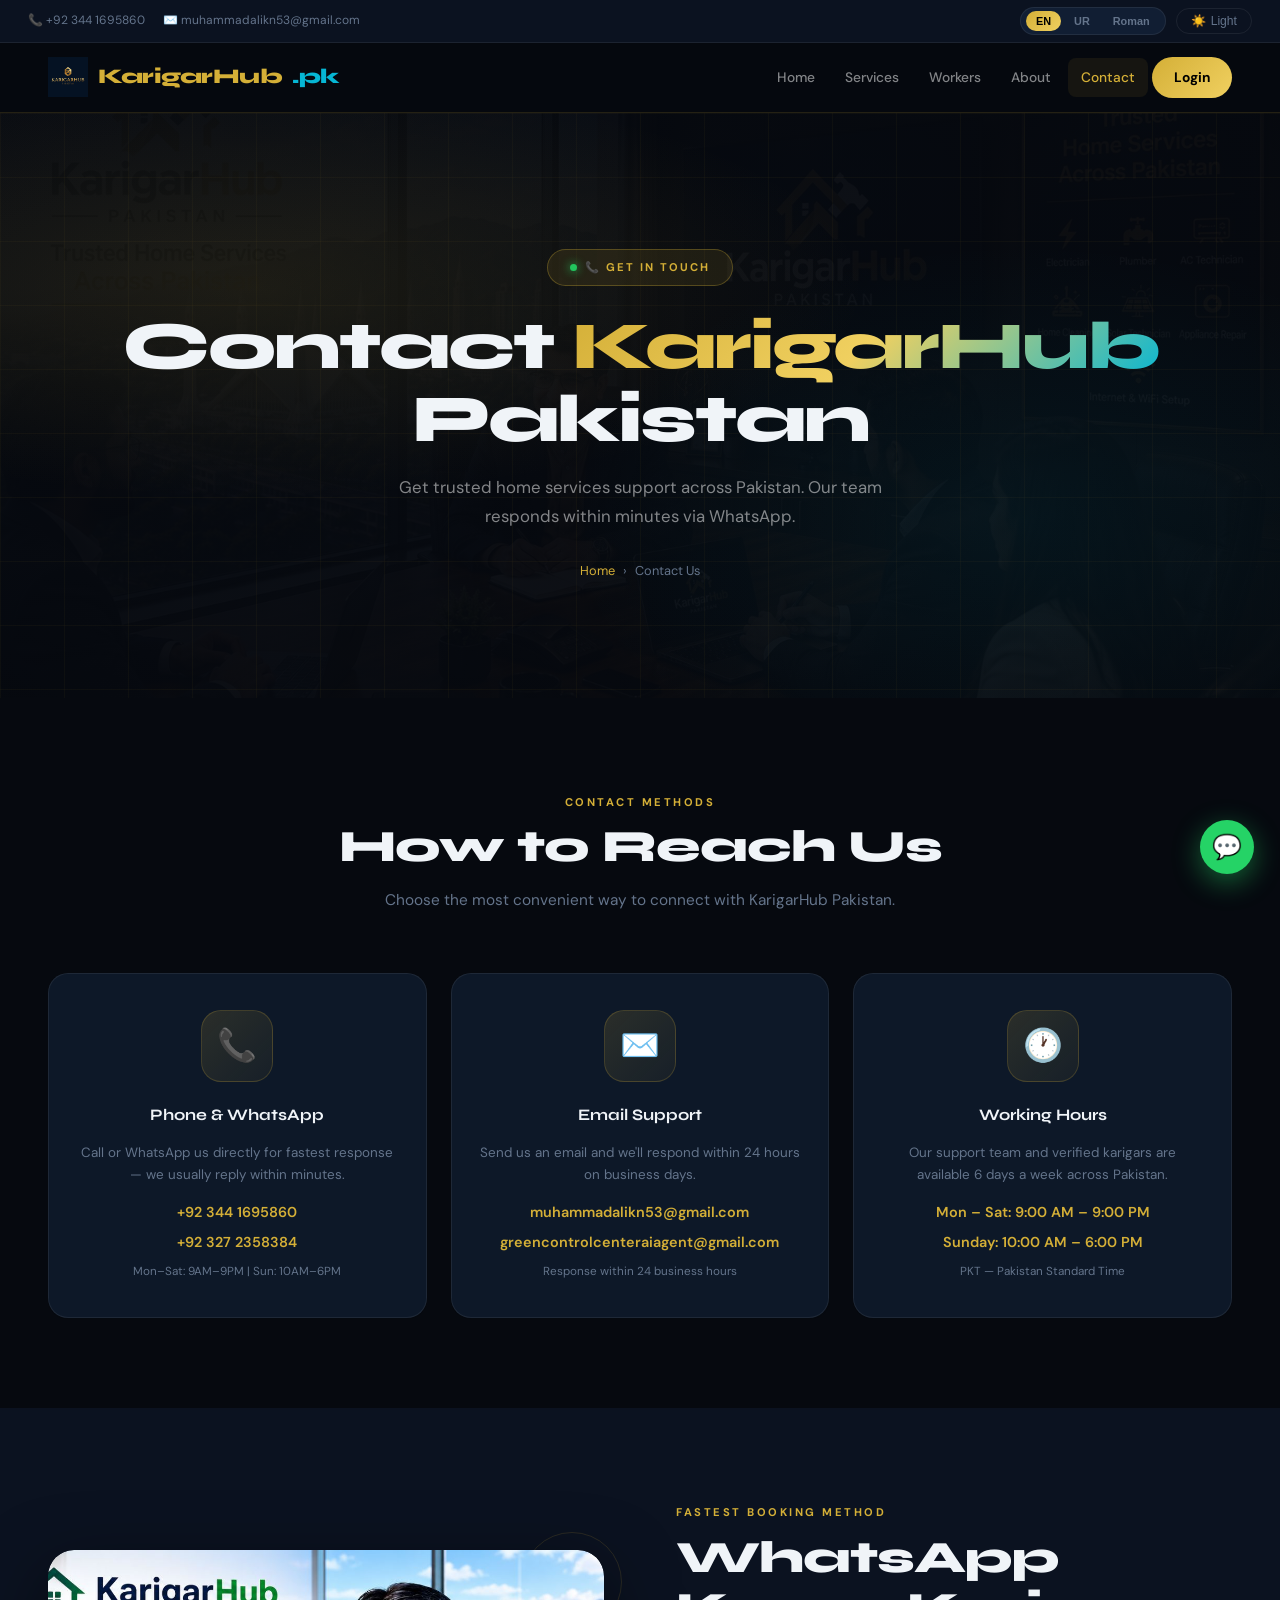
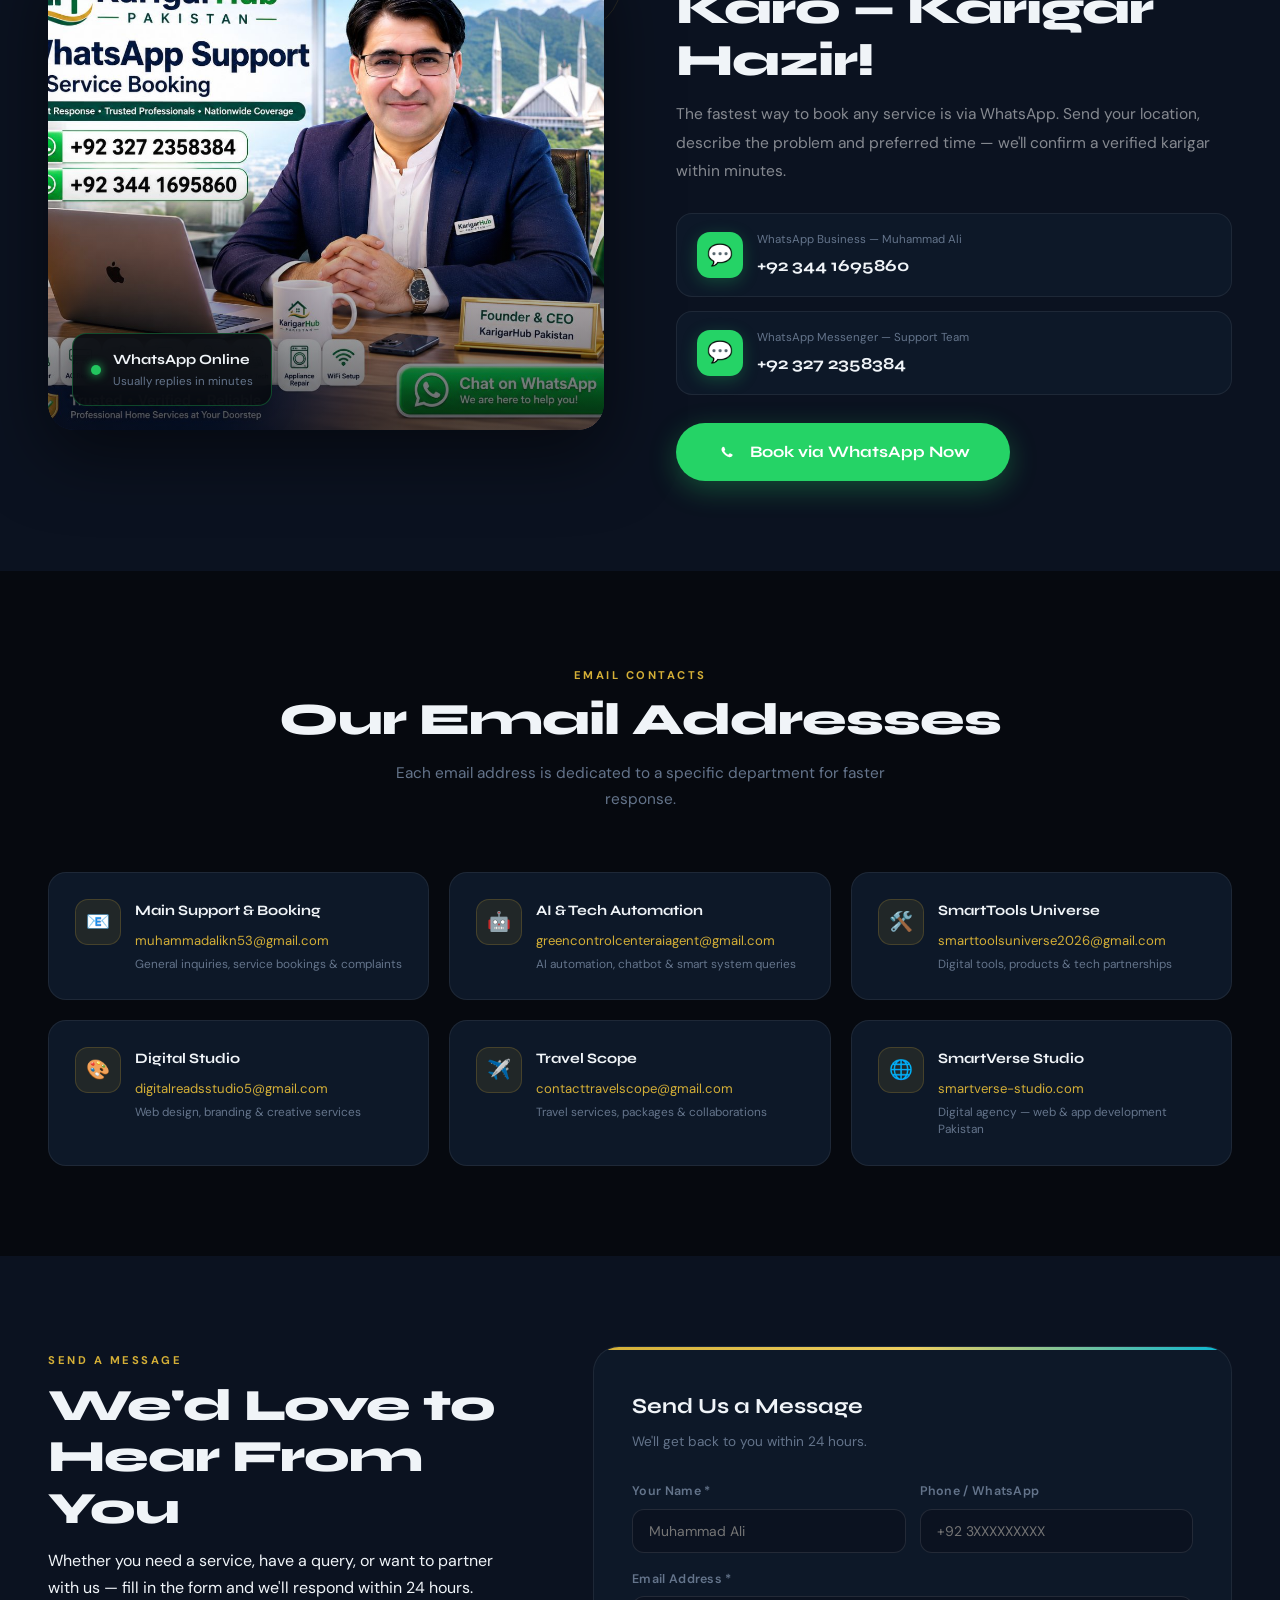
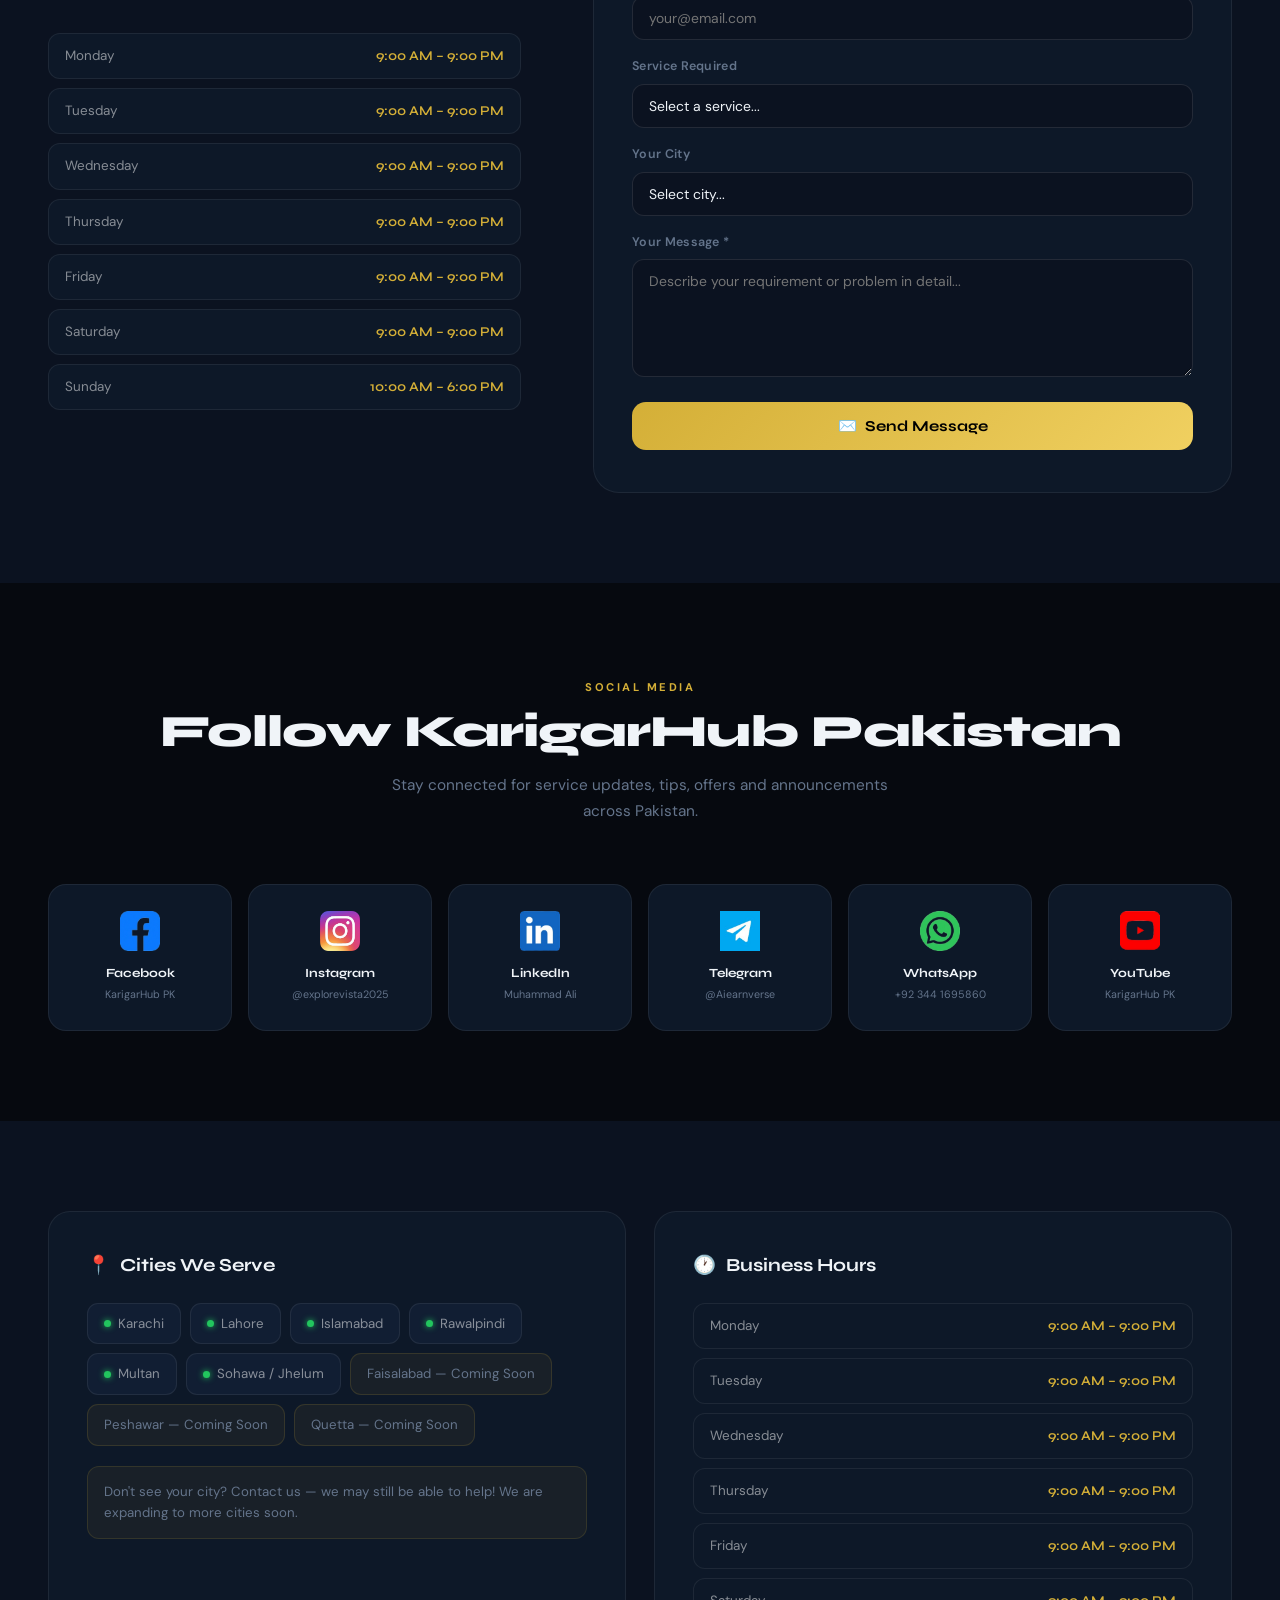
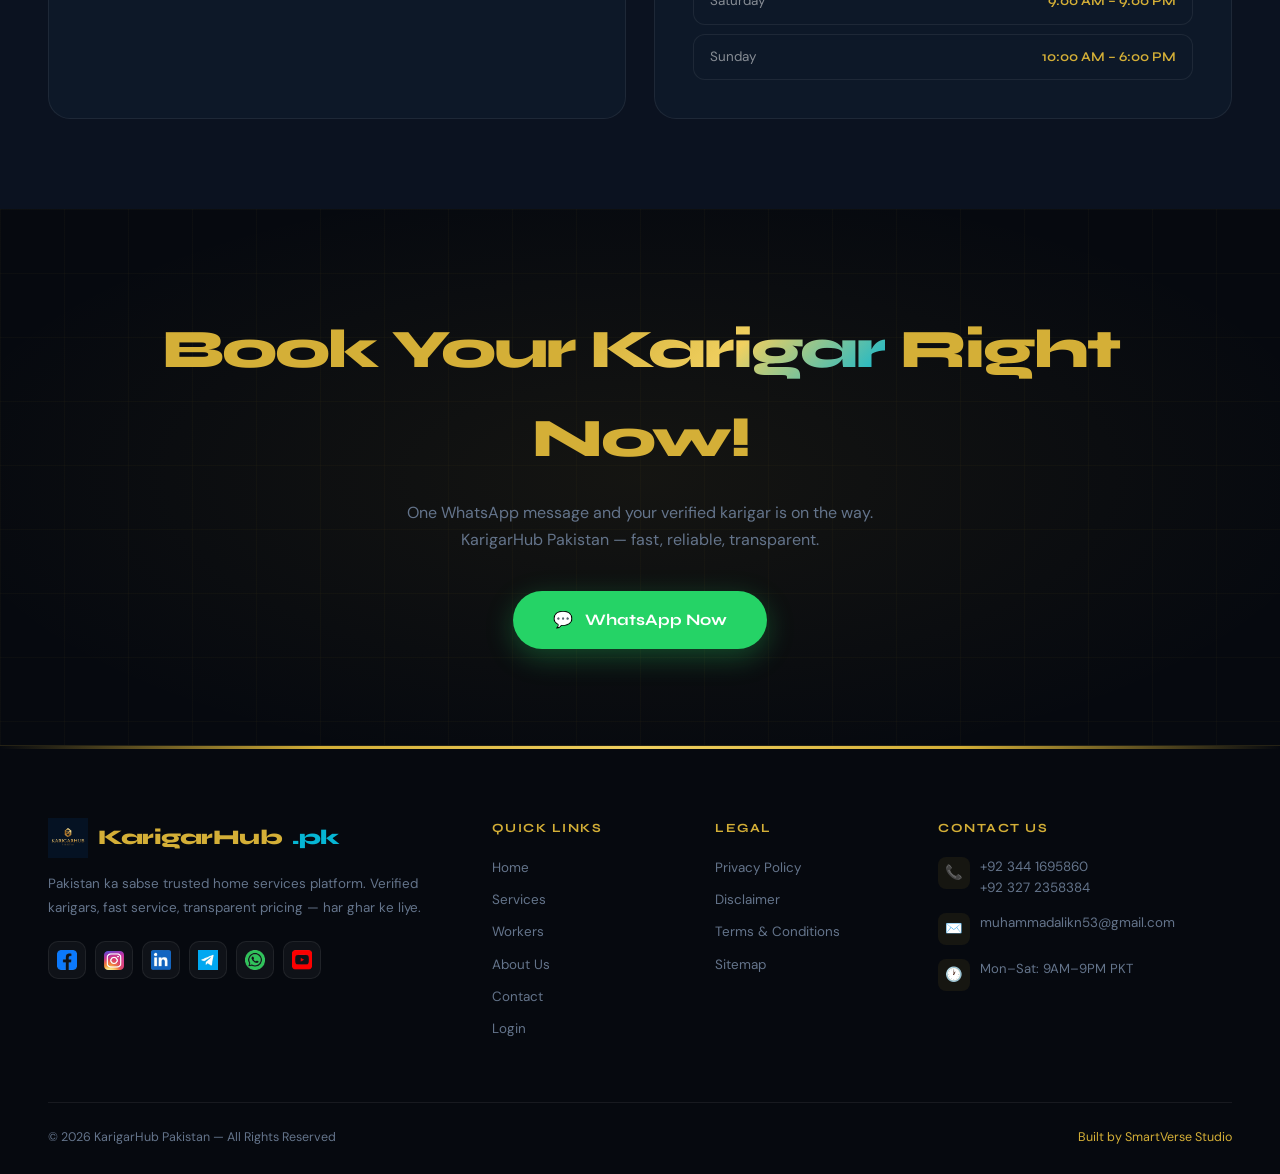
<file: contact.html>
<!DOCTYPE html>
<html lang="en" dir="ltr" data-theme="dark">
<head>
  <meta charset="UTF-8">
  <meta name="viewport" content="width=device-width, initial-scale=1.0">

  <!-- ═══ SEO META ═══ -->
  <title>Contact Us | KarigarHub Pakistan — Home Services Support</title>
  <meta name="description" content="Contact KarigarHub Pakistan for trusted home services. WhatsApp +92 344 1695860 or +92 327 2358384. Book verified electricians, plumbers, AC technicians across Pakistan.">
  <meta name="keywords" content="contact karigarhub pakistan, karigarhub whatsapp, home services support pakistan, karigar booking contact">
  <meta name="author" content="Muhammad Ali">
  <meta name="robots" content="index, follow">
  <link rel="canonical" href="https://explorevista.github.io/karegarhub-pakistan/contact.html">
  <meta name="google-site-verification" content="DcbWTnUxvJVAUExh8X-csHxO0JJmB4AMAIuveWWCdDo">

  <!-- ═══ OPEN GRAPH ═══ -->
  <meta property="og:title" content="Contact KarigarHub Pakistan | Home Services Support">
  <meta property="og:description" content="Get trusted home services support across Pakistan. WhatsApp us anytime.">
  <meta property="og:image" content="https://explorevista.github.io/karegarhub-pakistan/assets/images/logo.png">
  <meta property="og:url" content="https://explorevista.github.io/karegarhub-pakistan/contact.html">
  <meta property="og:type" content="website">
  <meta property="og:site_name" content="KarigarHub Pakistan">

  <!-- ═══ TWITTER CARD ═══ -->
  <meta name="twitter:card" content="summary_large_image">
  <meta name="twitter:title" content="Contact KarigarHub Pakistan">
  <meta name="twitter:description" content="Get trusted home services support across Pakistan.">
  <meta name="twitter:image" content="https://explorevista.github.io/karegarhub-pakistan/assets/images/logo.png">

  <!-- ═══ FAVICON ═══ -->
  <link rel="icon" type="image/png" href="assets/images/favicon.png">
  <link rel="apple-touch-icon" href="assets/images/favicon.png">

  <!-- ═══ STRUCTURED DATA ═══ -->
  <script type="application/ld+json">
  {
    "@context":"https://schema.org",
    "@type":"ContactPage",
    "name":"Contact KarigarHub Pakistan",
    "url":"https://explorevista.github.io/karegarhub-pakistan/contact.html",
    "description":"Contact KarigarHub Pakistan for verified home services booking.",
    "telephone":["+923441695860","+923272358384"],
    "email":"muhammadalikn53@gmail.com",
    "areaServed":["Karachi","Lahore","Islamabad","Rawalpindi","Faisalabad","Peshawar"],
    "openingHours":"Mo-Sa 09:00-21:00",
    "parentOrganization":{
      "@type":"LocalBusiness",
      "name":"KarigarHub Pakistan",
      "url":"https://explorevista.github.io/karegarhub-pakistan/"
    }
  }
  </script>

  <!-- ═══ FONTS ═══ -->
  <link rel="preconnect" href="https://fonts.googleapis.com">
  <link rel="preconnect" href="https://fonts.gstatic.com" crossorigin>
  <link href="https://fonts.googleapis.com/css2?family=Syne:wght@400;500;600;700;800&family=DM+Sans:opsz,wght@9..40,300;9..40,400;9..40,500;9..40,600&family=Noto+Nastaliq+Urdu:wght@400;600;700&display=swap" rel="stylesheet">

  <!-- ═══ ANALYTICS ═══ -->
  <script async src="https://www.googletagmanager.com/gtag/js?id=G-Z9NE5E50GG"></script>
  <script>
    window.dataLayer=window.dataLayer||[];
    function gtag(){dataLayer.push(arguments);}
    gtag('js',new Date());gtag('config','G-Z9NE5E50GG');
  </script>

  <!-- ═══ ADSENSE ═══ -->
  <script async src="https://pagead2.googlesyndication.com/pagead/js/adsbygoogle.js?client=ca-pub-7495097418204600" crossorigin="anonymous"></script>

<style>
/* ══════════════════════════════════════
   DESIGN TOKENS
══════════════════════════════════════ */
:root{
  --gold:#D4AF37;--gold-lt:#f0d060;--gold-dk:#a88520;
  --cyan:#06b6d4;--green:#22c55e;--wa:#25d366;
  --fh:'Syne',sans-serif;--fb:'DM Sans',sans-serif;
  --fur:'Noto Nastaliq Urdu',serif;
  --ease:cubic-bezier(.4,0,.2,1);
  --r:20px;
}

[data-theme="dark"]{
  --bg:#06090f;--bg2:#0b1220;--bg3:#111e33;--card:#0d1828;
  --border:rgba(212,175,55,.15);--border2:rgba(255,255,255,.07);
  --text:#f0f4f8;--muted:#64748b;--sub:rgba(255,255,255,.5);
  --nav:rgba(6,9,15,.96);--shadow:0 24px 70px rgba(0,0,0,.5);
  --inp-bg:#0b1220;--inp-br:rgba(255,255,255,.1);
}
[data-theme="light"]{
  --bg:#f5f7fa;--bg2:#ffffff;--bg3:#eef2f7;--card:#ffffff;
  --border:rgba(212,175,55,.22);--border2:#e2e8f0;
  --text:#0c1424;--muted:#64748b;--sub:#4a5568;
  --nav:rgba(255,255,255,.96);--shadow:0 20px 60px rgba(0,0,0,.08);
  --inp-bg:#f8fafc;--inp-br:#e2e8f0;
}

/* ══════════════════════════════════════
   RESET
══════════════════════════════════════ */
*,*::before,*::after{margin:0;padding:0;box-sizing:border-box;}
html{scroll-behavior:smooth;-webkit-font-smoothing:antialiased;}
body{
  font-family:var(--fb);background:var(--bg);color:var(--text);
  line-height:1.65;overflow-x:hidden;
  transition:background .35s,color .35s;
}
a{text-decoration:none;color:inherit;}
img{max-width:100%;display:block;}
.container{width:100%;max-width:1240px;margin:auto;padding:0 28px;}

/* ══════════════════════════════════════
   TOPBAR
══════════════════════════════════════ */
.topbar{
  background:var(--bg2);border-bottom:1px solid var(--border2);
  padding:7px 28px;display:flex;justify-content:space-between;
  align-items:center;flex-wrap:wrap;gap:8px;
  font-size:.75rem;color:var(--muted);
}
.tb-l{display:flex;align-items:center;gap:18px;}
.tb-l a{color:var(--muted);transition:color .2s;display:flex;align-items:center;gap:5px;}
.tb-l a:hover{color:var(--gold);}
.tb-r{display:flex;align-items:center;gap:10px;}

.lang-sw{
  display:flex;gap:3px;background:var(--bg3);
  border:1px solid var(--border2);border-radius:999px;padding:3px 5px;
}
.lang-btn{
  background:none;border:none;cursor:pointer;
  font-size:.68rem;font-weight:700;color:var(--muted);
  padding:4px 10px;border-radius:999px;transition:all .2s;
}
.lang-btn.active,.lang-btn:hover{
  background:linear-gradient(135deg,var(--gold),var(--gold-lt));color:#000;
}

.theme-btn{
  background:none;border:1px solid var(--border2);border-radius:999px;
  padding:5px 14px;cursor:pointer;font-size:.76rem;color:var(--muted);
  display:flex;align-items:center;gap:5px;transition:all .2s;
}
.theme-btn:hover{border-color:var(--gold);color:var(--gold);}

/* ══════════════════════════════════════
   NAVBAR
══════════════════════════════════════ */
.navbar{
  position:sticky;top:0;z-index:1000;
  background:var(--nav);backdrop-filter:blur(28px);
  border-bottom:1px solid var(--border);transition:all .35s;
}
.navbar.scrolled{box-shadow:0 4px 40px rgba(0,0,0,.3);}
.nav-wrap{
  display:flex;justify-content:space-between;align-items:center;
  padding:14px 28px;
}
.logo{
  display:flex;align-items:center;gap:10px;
  font-family:var(--fh);font-size:1.3rem;font-weight:800;
  color:var(--gold);letter-spacing:-.5px;
}
.logo img{width:40px;height:40px;object-fit:contain;}
.logo-dot{color:var(--cyan);}
.nav-links{display:flex;align-items:center;gap:4px;}
.nav-links a{
  color:var(--sub);font-weight:500;font-size:.86rem;
  padding:8px 13px;border-radius:8px;transition:all .25s;
}
.nav-links a:hover,.nav-links a.active{color:var(--gold);background:rgba(212,175,55,.08);}
.btn-login{
  background:linear-gradient(135deg,var(--gold),var(--gold-lt))!important;
  color:#000!important;font-weight:700!important;
  padding:9px 22px!important;border-radius:999px!important;transition:all .3s!important;
}
.btn-login:hover{transform:translateY(-2px);box-shadow:0 8px 28px rgba(212,175,55,.4)!important;}
.ham{display:none;background:none;border:none;cursor:pointer;flex-direction:column;gap:5px;padding:4px;}
.ham span{display:block;width:24px;height:2px;background:var(--text);border-radius:2px;transition:all .3s;}

/* ══════════════════════════════════════
   PAGE HERO
══════════════════════════════════════ */
.page-hero{
  position:relative;min-height:65vh;
  display:flex;align-items:center;justify-content:center;
  text-align:center;overflow:hidden;background:var(--bg);
}
.ph-bg{
  position:absolute;inset:0;
  background:url('assets/images/contact-hero-bg.jpg') center/cover no-repeat;
  opacity:.18;transition:opacity .5s;
}
[data-theme="light"] .ph-bg{opacity:.08;}
.ph-overlay{
  position:absolute;inset:0;
  background:linear-gradient(135deg,rgba(6,9,15,.92) 0%,rgba(6,9,15,.75) 100%);
}
[data-theme="light"] .ph-overlay{
  background:linear-gradient(135deg,rgba(245,247,250,.88) 0%,rgba(245,247,250,.7) 100%);
}
.ph-mesh{
  position:absolute;inset:0;
  background:
    radial-gradient(ellipse 80% 60% at 20% 30%,rgba(212,175,55,.1) 0%,transparent 60%),
    radial-gradient(ellipse 60% 80% at 80% 70%,rgba(6,182,212,.07) 0%,transparent 60%);
}
.ph-grid{
  position:absolute;inset:0;
  background-image:linear-gradient(rgba(212,175,55,.04) 1px,transparent 1px),
    linear-gradient(90deg,rgba(212,175,55,.04) 1px,transparent 1px);
  background-size:64px 64px;
}
.ph-content{
  position:relative;z-index:2;
  padding:90px 24px 70px;
  animation:fadeUp .9s var(--ease) both;
}
@keyframes fadeUp{from{opacity:0;transform:translateY(40px);}to{opacity:1;transform:translateY(0);}}

.eyebrow{
  display:inline-flex;align-items:center;gap:8px;
  background:rgba(212,175,55,.1);border:1px solid rgba(212,175,55,.3);
  color:var(--gold);font-size:.7rem;font-weight:700;
  letter-spacing:2px;text-transform:uppercase;
  padding:8px 22px;border-radius:999px;margin-bottom:24px;
}
.eyebrow::before{
  content:'';width:7px;height:7px;background:var(--green);border-radius:50%;
  box-shadow:0 0 10px var(--green);animation:pulse 2s infinite;
}
@keyframes pulse{0%,100%{opacity:1;transform:scale(1);}50%{opacity:.5;transform:scale(1.6);}}

.page-hero h1{
  font-family:var(--fh);font-size:clamp(2.2rem,5.5vw,4.2rem);
  font-weight:800;letter-spacing:-2px;margin-bottom:18px;line-height:1.08;
  color:var(--text);
}
.h1-gold{
  background:linear-gradient(135deg,var(--gold),var(--gold-lt),var(--cyan));
  -webkit-background-clip:text;-webkit-text-fill-color:transparent;background-clip:text;
}
.page-hero p{
  color:var(--sub);font-size:1.05rem;
  max-width:560px;margin:0 auto 28px;line-height:1.75;
}
.breadcrumb{
  display:flex;align-items:center;justify-content:center;gap:8px;
  font-size:.8rem;color:var(--muted);
}
.breadcrumb a{color:var(--gold);}
.breadcrumb span{color:var(--muted);}

/* ══════════════════════════════════════
   SHARED SECTION
══════════════════════════════════════ */
.section{padding:90px 0;}
.sec-eye{
  display:inline-block;font-size:.7rem;font-weight:700;
  letter-spacing:2.5px;text-transform:uppercase;color:var(--gold);margin-bottom:10px;
}
.sec-h{
  font-family:var(--fh);font-size:clamp(1.8rem,3.5vw,2.8rem);
  font-weight:800;color:var(--text);letter-spacing:-1px;
  margin-bottom:14px;line-height:1.15;
}
.sec-s{color:var(--muted);font-size:.96rem;max-width:540px;line-height:1.7;}
.sec-hdr{margin-bottom:60px;}
.tc{text-align:center;}
.tc .sec-s{margin:0 auto;}

/* ══════════════════════════════════════
   CONTACT CARDS
══════════════════════════════════════ */
.contact-cards{display:grid;grid-template-columns:repeat(3,1fr);gap:24px;}
.cc{
  background:var(--card);border:1px solid var(--border2);
  border-radius:var(--r);padding:36px 28px;text-align:center;
  transition:all .4s;position:relative;overflow:hidden;
  backdrop-filter:blur(10px);
}
.cc::before{
  content:'';position:absolute;top:0;left:0;right:0;height:3px;
  background:linear-gradient(90deg,var(--gold),var(--gold-lt));
  opacity:0;transition:opacity .4s;
}
.cc::after{
  content:'';position:absolute;inset:0;
  background:radial-gradient(ellipse 60% 50% at 50% 0%,rgba(212,175,55,.05),transparent 70%);
  opacity:0;transition:opacity .4s;pointer-events:none;
}
.cc:hover{transform:translateY(-8px);box-shadow:var(--shadow);border-color:var(--border);}
.cc:hover::before,.cc:hover::after{opacity:1;}
.cc-icon{
  width:72px;height:72px;
  background:linear-gradient(135deg,rgba(212,175,55,.15),rgba(212,175,55,.05));
  border:1px solid rgba(212,175,55,.2);
  border-radius:20px;display:flex;align-items:center;justify-content:center;
  font-size:2rem;margin:0 auto 20px;transition:transform .3s;
}
.cc:hover .cc-icon{transform:scale(1.08);}
.cc h3{font-family:var(--fh);font-size:1rem;font-weight:700;color:var(--text);margin-bottom:14px;}
.cc-link{
  display:block;color:var(--gold);font-size:.9rem;font-weight:600;
  margin-bottom:7px;transition:all .25s;
}
.cc-link:hover{color:var(--gold-lt);transform:translateX(4px);}
.cc p{color:var(--muted);font-size:.84rem;line-height:1.65;margin-bottom:14px;}
.cc-note{display:block;font-size:.73rem;color:var(--muted);margin-top:6px;}

/* ══════════════════════════════════════
   WHATSAPP SECTION
══════════════════════════════════════ */
.wa-section{background:var(--bg2);padding:90px 0;}
.wa-grid{display:grid;grid-template-columns:1fr 1fr;gap:72px;align-items:center;}

.wa-img-col{position:relative;}
.wa-img-wrap{
  position:relative;border-radius:26px;overflow:hidden;
  box-shadow:var(--shadow);
}
.wa-img-wrap img{
  width:100%;height:480px;object-fit:cover;
  object-position:center top;
  border-radius:26px;display:block;
  transition:transform .6s var(--ease);
}
.wa-img-wrap:hover img{transform:scale(1.04);}
.wa-img-overlay{
  position:absolute;inset:0;border-radius:26px;
  background:linear-gradient(to top,rgba(6,9,15,.65) 0%,transparent 55%);
}
.wa-img-badge{
  position:absolute;bottom:24px;left:24px;
  background:rgba(6,9,15,.9);backdrop-filter:blur(16px);
  border:1px solid rgba(37,211,102,.3);border-radius:14px;
  padding:14px 18px;display:flex;align-items:center;gap:12px;
  box-shadow:0 8px 24px rgba(0,0,0,.3);
}
[data-theme="light"] .wa-img-badge{background:rgba(255,255,255,.92);}
.wa-badge-dot{
  width:10px;height:10px;background:var(--green);border-radius:50%;
  box-shadow:0 0 10px var(--green);animation:pulse 2s infinite;flex-shrink:0;
}
.wa-badge-title{font-family:var(--fh);font-size:.88rem;font-weight:700;color:var(--text);}
.wa-badge-sub{font-size:.72rem;color:var(--muted);}

/* Deco ring */
.wa-deco{
  position:absolute;top:-18px;right:-18px;
  width:100px;height:100px;border-radius:50%;
  border:1.5px solid rgba(212,175,55,.15);z-index:-1;
}

.wa-content{}
.wa-items{display:flex;flex-direction:column;gap:14px;margin:28px 0;}
.wa-item{
  display:flex;align-items:center;gap:14px;
  background:var(--card);border:1px solid var(--border2);
  border-radius:16px;padding:16px 20px;transition:all .3s;
}
.wa-item:hover{border-color:rgba(37,211,102,.4);transform:translateX(6px);}
.wa-item-icon{
  width:46px;height:46px;background:var(--wa);border-radius:13px;
  display:flex;align-items:center;justify-content:center;
  font-size:1.3rem;flex-shrink:0;
  box-shadow:0 4px 16px rgba(37,211,102,.25);
}
.wa-item-label{font-size:.72rem;color:var(--muted);margin-bottom:3px;}
.wa-item-num a{
  font-family:var(--fh);font-size:1.05rem;font-weight:700;
  color:var(--text);transition:color .2s;
}
.wa-item-num a:hover{color:var(--green);}

.btn-wa-main{
  display:inline-flex;align-items:center;gap:12px;
  background:var(--wa);color:#fff;
  font-family:var(--fh);font-size:1rem;font-weight:700;
  padding:16px 40px;border-radius:999px;transition:all .3s;
  box-shadow:0 8px 28px rgba(37,211,102,.3);
}
.btn-wa-main:hover{transform:translateY(-4px);box-shadow:0 18px 48px rgba(37,211,102,.45);}

/* ══════════════════════════════════════
   EMAIL SECTION
══════════════════════════════════════ */
.email-grid{display:grid;grid-template-columns:repeat(3,1fr);gap:20px;}
.email-card{
  background:var(--card);border:1px solid var(--border2);
  border-radius:18px;padding:26px;
  display:flex;align-items:flex-start;gap:14px;
  transition:all .35s;
}
.email-card:hover{border-color:var(--border);transform:translateY(-4px);box-shadow:var(--shadow);}
.email-icon{
  width:46px;height:46px;min-width:46px;
  background:rgba(212,175,55,.1);border:1px solid rgba(212,175,55,.2);
  border-radius:13px;display:flex;align-items:center;justify-content:center;
  font-size:1.2rem;
}
.email-card h4{font-family:var(--fh);font-size:.9rem;font-weight:700;color:var(--text);margin-bottom:7px;}
.email-card a{color:var(--gold);font-size:.82rem;display:block;margin-bottom:4px;transition:color .2s;}
.email-card a:hover{color:var(--gold-lt);}
.email-card p{font-size:.74rem;color:var(--muted);line-height:1.5;}

/* ══════════════════════════════════════
   CONTACT FORM
══════════════════════════════════════ */
.form-section{background:var(--bg2);padding:90px 0;}
.form-grid{display:grid;grid-template-columns:1fr 1.35fr;gap:72px;align-items:start;}

.form-info{}
.form-info p{color:var(--sub);font-size:.96rem;line-height:1.82;margin-bottom:30px;}
.hours-list{display:flex;flex-direction:column;gap:9px;}
.hr-row{
  display:flex;justify-content:space-between;align-items:center;
  padding:11px 16px;background:var(--card);
  border:1px solid var(--border2);border-radius:12px;font-size:.84rem;
}
.hr-day{color:var(--sub);}
.hr-time{color:var(--gold);font-weight:600;font-family:var(--fh);}
.hr-closed{color:var(--muted);}

.form-box{
  background:var(--card);border:1px solid var(--border2);
  border-radius:26px;padding:42px 38px;
  position:relative;overflow:hidden;
}
.form-box::before{
  content:'';position:absolute;top:0;left:0;right:0;height:3px;
  background:linear-gradient(90deg,var(--gold),var(--gold-lt),var(--cyan));
}
.form-box h3{font-family:var(--fh);font-size:1.35rem;font-weight:700;color:var(--text);margin-bottom:6px;}
.form-box>p{color:var(--muted);font-size:.85rem;margin-bottom:28px;}

.f-row{display:grid;grid-template-columns:1fr 1fr;gap:14px;}
.f-group{margin-bottom:16px;}
.f-group label{
  display:block;font-size:.78rem;font-weight:600;
  color:var(--muted);margin-bottom:7px;letter-spacing:.3px;
}
.f-group input,
.f-group select,
.f-group textarea{
  width:100%;background:var(--inp-bg);
  border:1.5px solid var(--inp-br);border-radius:12px;
  padding:12px 16px;font-family:var(--fb);font-size:.87rem;
  color:var(--text);outline:none;transition:all .25s;
  -webkit-appearance:none;
}
.f-group input:focus,
.f-group select:focus,
.f-group textarea:focus{
  border-color:var(--gold);
  box-shadow:0 0 0 3px rgba(212,175,55,.1);
}
.f-group textarea{resize:vertical;min-height:118px;}
.f-group select option{background:var(--bg2);color:var(--text);}

.btn-submit{
  width:100%;background:linear-gradient(135deg,var(--gold),var(--gold-lt));
  color:#000;font-family:var(--fh);font-size:.95rem;font-weight:700;
  padding:15px;border-radius:14px;border:none;cursor:pointer;
  display:flex;align-items:center;justify-content:center;gap:8px;
  transition:all .3s;
}
.btn-submit:hover{transform:translateY(-3px);box-shadow:0 12px 36px rgba(212,175,55,.45);}
.btn-submit:active{transform:translateY(0);}

.form-success{
  display:none;text-align:center;padding:40px 20px;
  animation:fadeUp .5s var(--ease);
}
.fs-icon{font-size:3.5rem;margin-bottom:16px;}
.form-success h4{font-family:var(--fh);font-size:1.2rem;font-weight:700;color:var(--text);margin-bottom:10px;}
.form-success p{color:var(--muted);font-size:.88rem;line-height:1.65;}

/* ══════════════════════════════════════
   SOCIAL SECTION
══════════════════════════════════════ */
.social-grid{display:grid;grid-template-columns:repeat(6,1fr);gap:16px;}
.soc-card{
  background:var(--card);border:1px solid var(--border2);
  border-radius:18px;padding:26px 10px;text-align:center;
  transition:all .35s;display:block;
}
.soc-card:hover{
  transform:translateY(-6px) scale(1.03);
  box-shadow:var(--shadow);border-color:var(--border);
}
.soc-img{
  width:40px;height:40px;object-fit:contain;
  margin:0 auto 12px;transition:transform .3s;
  /* Force proper rendering of PNG icons */
  image-rendering:crisp-edges;
}
.soc-card:hover .soc-img{transform:scale(1.1);}
.soc-name{font-family:var(--fh);font-size:.78rem;font-weight:700;color:var(--text);margin-bottom:3px;}
.soc-handle{font-size:.67rem;color:var(--muted);}

/* ══════════════════════════════════════
   INFO SECTION — CITIES & HOURS
══════════════════════════════════════ */
.info-section{background:var(--bg2);padding:90px 0;}
.info-grid{display:grid;grid-template-columns:1fr 1fr;gap:28px;}
.info-card{
  background:var(--card);border:1px solid var(--border2);
  border-radius:22px;padding:38px;
}
.info-card h3{
  font-family:var(--fh);font-size:1.15rem;font-weight:700;
  color:var(--text);margin-bottom:22px;
  display:flex;align-items:center;gap:10px;
}
.city-chips{display:flex;flex-wrap:wrap;gap:9px;}
.chip{
  background:var(--bg3);border:1px solid var(--border2);
  border-radius:11px;padding:9px 16px;
  display:flex;align-items:center;gap:7px;
  font-size:.83rem;color:var(--sub);transition:all .3s;
}
.chip:hover{border-color:var(--border);color:var(--gold);transform:translateY(-2px);}
.chip-dot{
  width:7px;height:7px;background:var(--green);
  border-radius:50%;box-shadow:0 0 6px var(--green);
}
.chip-soon{
  background:rgba(212,175,55,.06);
  border-color:rgba(212,175,55,.15);color:var(--muted);
}
.info-note{
  margin-top:20px;padding:14px 16px;
  background:rgba(212,175,55,.06);
  border:1px solid rgba(212,175,55,.14);
  border-radius:12px;font-size:.83rem;color:var(--muted);line-height:1.6;
}

/* ══════════════════════════════════════
   CTA SECTION
══════════════════════════════════════ */
.cta-section{
  padding:96px 0;background:var(--bg);
  position:relative;overflow:hidden;text-align:center;
}
.cta-section::before{
  content:'';position:absolute;inset:0;
  background:radial-gradient(ellipse 80% 80% at 50% 50%,rgba(212,175,55,.07),transparent 70%);
}
.cta-grid{
  position:absolute;inset:0;
  background-image:linear-gradient(rgba(212,175,55,.03) 1px,transparent 1px),
    linear-gradient(90deg,rgba(212,175,55,.03) 1px,transparent 1px);
  background-size:64px 64px;
}
.cta-inner{position:relative;z-index:1;}
.cta-section h2{
  font-family:var(--fh);font-size:clamp(2rem,5vw,3.4rem);
  font-weight:800;color:var(--text);letter-spacing:-2px;margin-bottom:16px;
}
.cta-section h2 span{color:var(--gold);}
.cta-section p{color:var(--muted);font-size:1rem;max-width:500px;margin:0 auto 38px;}

/* ══════════════════════════════════════
   FOOTER
══════════════════════════════════════ */
footer{
  background:var(--bg);border-top:1px solid var(--border);
  padding:72px 0 26px;position:relative;
}
footer::before{
  content:'';position:absolute;top:0;left:0;right:0;height:3px;
  background:linear-gradient(90deg,transparent,var(--gold),var(--gold-lt),var(--gold),transparent);
}
.ft-grid{
  display:grid;grid-template-columns:2.2fr 1fr 1fr 1.6fr;
  gap:40px;margin-bottom:52px;
}
.ft-brand .logo{margin-bottom:14px;}
.ft-brand p{color:var(--muted);font-size:.84rem;line-height:1.75;margin-bottom:22px;}
.ft-soc-row{display:flex;gap:9px;flex-wrap:wrap;}
.ft-soc{
  width:38px;height:38px;
  background:rgba(255,255,255,.04);border:1px solid var(--border2);
  border-radius:10px;display:flex;align-items:center;justify-content:center;
  overflow:hidden;transition:all .3s;
}
.ft-soc img{
  width:20px;height:20px;object-fit:contain;
  transition:transform .3s;
}
.ft-soc:hover{background:rgba(212,175,55,.12);border-color:rgba(212,175,55,.4);transform:translateY(-3px);}
.ft-soc:hover img{transform:scale(1.15);}
.ft-col h5{
  font-family:var(--fh);color:var(--gold);font-size:.78rem;
  font-weight:700;letter-spacing:1.5px;text-transform:uppercase;margin-bottom:18px;
}
.ft-col a{display:block;color:var(--muted);font-size:.84rem;margin-bottom:10px;transition:color .2s;}
.ft-col a:hover{color:var(--gold);}
.ft-ci{display:flex;align-items:flex-start;gap:10px;margin-bottom:14px;}
.ft-ci-icon{
  width:32px;height:32px;background:rgba(212,175,55,.08);
  border-radius:8px;display:flex;align-items:center;justify-content:center;
  font-size:.88rem;flex-shrink:0;
}
.ft-ci-text{font-size:.82rem;color:var(--muted);line-height:1.55;}
.ft-ci-text a{color:var(--muted);display:inline;}
.ft-ci-text a:hover{color:var(--gold);}
.ft-bottom{
  border-top:1px solid var(--border2);padding-top:24px;
  display:flex;justify-content:space-between;align-items:center;
  flex-wrap:wrap;gap:10px;
}
.ft-bottom p{font-size:.78rem;color:var(--muted);}
.ft-bottom a{color:var(--gold);font-size:.78rem;}

/* ══════════════════════════════════════
   FLOATING WHATSAPP
══════════════════════════════════════ */
.wa-float{
  position:fixed;bottom:26px;right:26px;z-index:9990;
  width:54px;height:54px;background:var(--wa);border-radius:50%;
  display:flex;align-items:center;justify-content:center;
  font-size:1.5rem;box-shadow:0 8px 28px rgba(37,211,102,.45);
  transition:all .3s;
}
.wa-float:hover{transform:scale(1.12);}

/* ══════════════════════════════════════
   REVEAL ANIMATIONS
══════════════════════════════════════ */
.rev{opacity:0;transform:translateY(30px);transition:all .7s var(--ease);}
.rev.vis{opacity:1;transform:translateY(0);}
.rev-l{opacity:0;transform:translateX(-30px);transition:all .7s var(--ease);}
.rev-l.vis{opacity:1;transform:translateX(0);}
.rev-r{opacity:0;transform:translateX(30px);transition:all .7s var(--ease);}
.rev-r.vis{opacity:1;transform:translateX(0);}

/* ══════════════════════════════════════
   RESPONSIVE
══════════════════════════════════════ */
@media(max-width:1100px){
  .contact-cards{grid-template-columns:1fr;}
  .wa-grid,.form-grid,.info-grid{grid-template-columns:1fr;}
  .social-grid{grid-template-columns:repeat(3,1fr);}
  .email-grid{grid-template-columns:repeat(2,1fr);}
  .ft-grid{grid-template-columns:1fr 1fr;}
  .f-row{grid-template-columns:1fr;}
  .wa-img-wrap img{height:380px;}
}
@media(max-width:768px){
  .topbar{display:none;}
  .ham{display:flex;}
  .nav-links{
    position:absolute;top:100%;left:0;right:0;
    background:var(--nav);backdrop-filter:blur(28px);
    flex-direction:column;padding:20px;display:none;
    border-bottom:1px solid var(--border);
  }
  .nav-links.open{display:flex;}
  .social-grid{grid-template-columns:repeat(2,1fr);}
  .email-grid{grid-template-columns:1fr;}
  .ft-grid{grid-template-columns:1fr;}
  .ft-bottom{flex-direction:column;text-align:center;}
  .form-box{padding:28px 22px;}
  .wa-img-wrap img{height:300px;}
}
@media(max-width:480px){
  .social-grid{grid-template-columns:repeat(2,1fr);}
}
</style>
</head>
<body>

<!-- ══════════════ TOPBAR ══════════════ -->
<div class="topbar">
  <div class="tb-l">
    <a href="tel:+923441695860">📞 +92 344 1695860</a>
    <a href="mailto:muhammadalikn53@gmail.com">✉️ muhammadalikn53@gmail.com</a>
  </div>
  <div class="tb-r">
    <div class="lang-sw">
      <button class="lang-btn active" id="lEN" onclick="setLang('en')">EN</button>
      <button class="lang-btn" id="lUR" onclick="setLang('ur')">UR</button>
      <button class="lang-btn" id="lRM" onclick="setLang('roman')">Roman</button>
    </div>
    <button class="theme-btn" onclick="toggleTheme()">
      <span id="tIcon">☀️</span><span id="tLabel">Light</span>
    </button>
  </div>
</div>

<!-- ══════════════ NAVBAR ══════════════ -->
<header class="navbar" id="navbar">
  <div class="container nav-wrap">
    <a href="index.html" class="logo">
      <img src="assets/images/logo.png" alt="KarigarHub Pakistan Logo" width="40" height="40">
      KarigarHub<span class="logo-dot">.pk</span>
    </a>
    <button class="ham" onclick="toggleNav()" aria-label="Toggle navigation menu">
      <span></span><span></span><span></span>
    </button>
    <nav class="nav-links" id="nav" role="navigation" aria-label="Main navigation">
      <a href="index.html" data-en="Home" data-ur="ہوم" data-roman="Home">Home</a>
      <a href="index.html#services" data-en="Services" data-ur="خدمات" data-roman="Khidmat">Services</a>
      <a href="index.html#workers" data-en="Workers" data-ur="کاریگر" data-roman="Karigar">Workers</a>
      <a href="about.html" data-en="About" data-ur="ہمارے بارے" data-roman="Hamare Bare">About</a>
      <a href="contact.html" class="active" data-en="Contact" data-ur="رابطہ" data-roman="Rabta">Contact</a>
      <a href="login.html" class="btn-login" aria-label="Login to KarigarHub">Login</a>
    </nav>
  </div>
</header>

<!-- ══════════════ HERO ══════════════ -->
<section class="page-hero" aria-label="Contact page hero">
  <div class="ph-bg" role="img" aria-label="KarigarHub Pakistan contact background"></div>
  <div class="ph-overlay"></div>
  <div class="ph-mesh"></div>
  <div class="ph-grid"></div>
  <div class="container ph-content">
    <div class="eyebrow" data-en="📞 Get In Touch" data-ur="📞 ہم سے رابطہ کریں" data-roman="📞 Hamse Rabta Karein">📞 Get In Touch</div>
    <h1>
      Contact <span class="h1-gold" data-en="KarigarHub" data-ur="کاریگرہب" data-roman="KarigarHub">KarigarHub</span><br>
      <span data-en="Pakistan" data-ur="پاکستان" data-roman="Pakistan">Pakistan</span>
    </h1>
    <p data-en="Get trusted home services support across Pakistan. Our team responds within minutes via WhatsApp." data-ur="پاکستان بھر میں قابل اعتماد گھریلو خدمات کی سپورٹ حاصل کریں۔ ہماری ٹیم واٹس ایپ پر منٹوں میں جواب دیتی ہے۔" data-roman="Pakistan bhar mein trusted home services support paein. Hamari team WhatsApp par minuton mein jawab deti hai.">Get trusted home services support across Pakistan. Our team responds within minutes via WhatsApp.</p>
    <nav class="breadcrumb" aria-label="Breadcrumb">
      <a href="index.html">Home</a>
      <span aria-hidden="true">›</span>
      <span aria-current="page" data-en="Contact Us" data-ur="ہم سے رابطہ" data-roman="Hamse Rabta">Contact Us</span>
    </nav>
  </div>
</section>

<!-- ══════════════ CONTACT CARDS ══════════════ -->
<section class="section" aria-labelledby="contact-methods-heading">
  <div class="container">
    <div class="sec-hdr tc rev">
      <span class="sec-eye">Contact Methods</span>
      <h2 class="sec-h" id="contact-methods-heading" data-en="How to Reach Us" data-ur="ہم سے کیسے رابطہ کریں" data-roman="Hamse Kaise Rabta Karein">How to Reach Us</h2>
      <p class="sec-s" data-en="Choose the most convenient way to connect with KarigarHub Pakistan." data-ur="کاریگرہب پاکستان سے رابطہ کرنے کا سب سے آسان طریقہ چنیں۔" data-roman="KarigarHub Pakistan se rabta karne ka sabse asaan tareeqa chunein.">Choose the most convenient way to connect with KarigarHub Pakistan.</p>
    </div>
    <div class="contact-cards rev">

      <div class="cc">
        <div class="cc-icon" aria-hidden="true">📞</div>
        <h3 data-en="Phone & WhatsApp" data-ur="فون اور واٹس ایپ" data-roman="Phone & WhatsApp">Phone & WhatsApp</h3>
        <p data-en="Call or WhatsApp us directly for fastest response — we usually reply within minutes." data-ur="سب سے تیز جواب کے لیے براہ راست کال یا واٹس ایپ کریں۔" data-roman="Sabse fast response ke liye call ya WhatsApp karein.">Call or WhatsApp us directly for fastest response — we usually reply within minutes.</p>
        <a href="tel:+923441695860" class="cc-link" aria-label="Call KarigarHub Pakistan primary number">+92 344 1695860</a>
        <a href="tel:+923272358384" class="cc-link" aria-label="Call KarigarHub Pakistan secondary number">+92 327 2358384</a>
        <span class="cc-note" data-en="Mon–Sat: 9AM–9PM | Sun: 10AM–6PM" data-ur="پیر تا ہفتہ: 9AM–9PM | اتوار: 10AM–6PM" data-roman="Mon–Sat: 9AM–9PM | Sun: 10AM–6PM">Mon–Sat: 9AM–9PM | Sun: 10AM–6PM</span>
      </div>

      <div class="cc">
        <div class="cc-icon" aria-hidden="true">✉️</div>
        <h3 data-en="Email Support" data-ur="ای میل سپورٹ" data-roman="Email Support">Email Support</h3>
        <p data-en="Send us an email and we'll respond within 24 hours on business days." data-ur="ای میل بھیجیں اور ہم کاروباری دنوں میں 24 گھنٹوں میں جواب دیں گے۔" data-roman="Email bhejein — hum 24 ghanton mein jawab denge.">Send us an email and we'll respond within 24 hours on business days.</p>
        <a href="mailto:muhammadalikn53@gmail.com" class="cc-link">muhammadalikn53@gmail.com</a>
        <a href="mailto:greencontrolcenteraiagent@gmail.com" class="cc-link">greencontrolcenteraiagent@gmail.com</a>
        <span class="cc-note" data-en="Response within 24 business hours" data-ur="24 کاروباری گھنٹوں میں جواب" data-roman="24 business ghanton mein response">Response within 24 business hours</span>
      </div>

      <div class="cc">
        <div class="cc-icon" aria-hidden="true">🕐</div>
        <h3 data-en="Working Hours" data-ur="کام کے اوقات" data-roman="Working Hours">Working Hours</h3>
        <p data-en="Our support team and verified karigars are available 6 days a week across Pakistan." data-ur="ہماری سپورٹ ٹیم اور تصدیق شدہ کاریگر ہفتے میں 6 دن پاکستان بھر میں دستیاب ہیں۔" data-roman="Hamari support team aur verified karigar hafte mein 6 din Pakistan bhar mein available hain.">Our support team and verified karigars are available 6 days a week across Pakistan.</p>
        <a href="#" class="cc-link" style="pointer-events:none;" data-en="Mon – Sat: 9:00 AM – 9:00 PM" data-ur="پیر تا ہفتہ: صبح 9 تا رات 9" data-roman="Mon – Sat: 9:00 AM – 9:00 PM">Mon – Sat: 9:00 AM – 9:00 PM</a>
        <a href="#" class="cc-link" style="pointer-events:none;" data-en="Sunday: 10:00 AM – 6:00 PM" data-ur="اتوار: صبح 10 تا شام 6" data-roman="Sunday: 10:00 AM – 6:00 PM">Sunday: 10:00 AM – 6:00 PM</a>
        <span class="cc-note">PKT — Pakistan Standard Time</span>
      </div>

    </div>
  </div>
</section>

<!-- ══════════════ WHATSAPP SECTION ══════════════ -->
<section class="wa-section" aria-labelledby="wa-heading">
  <div class="container">
    <div class="wa-grid">

      <div class="wa-img-col rev-l">
        <div class="wa-deco"></div>
        <div class="wa-img-wrap">
          <img
            src="assets/images/contact-wa-support.jpg"
            alt="KarigarHub Pakistan WhatsApp Support Team"
            loading="lazy"
            width="600"
            height="480"
          >
          <div class="wa-img-overlay" aria-hidden="true"></div>
          <div class="wa-img-badge">
            <div class="wa-badge-dot" aria-hidden="true"></div>
            <div>
              <div class="wa-badge-title" data-en="WhatsApp Online" data-ur="واٹس ایپ آن لائن" data-roman="WhatsApp Online">WhatsApp Online</div>
              <div class="wa-badge-sub" data-en="Usually replies in minutes" data-ur="عام طور پر منٹوں میں جواب" data-roman="Minutes mein reply">Usually replies in minutes</div>
            </div>
          </div>
        </div>
      </div>

      <div class="rev-r">
        <span class="sec-eye" data-en="Fastest Booking Method" data-ur="بک کرنے کا تیز ترین طریقہ" data-roman="Fastest Booking Method">Fastest Booking Method</span>
        <h2 class="sec-h" id="wa-heading" data-en="WhatsApp Karo — Karigar Hazir!" data-ur="واٹس ایپ کرو — کاریگر حاضر!" data-roman="WhatsApp Karo — Karigar Hazir!">WhatsApp Karo — Karigar Hazir!</h2>
        <p style="color:var(--sub);font-size:.97rem;line-height:1.82;margin-bottom:8px;" data-en="The fastest way to book any service is via WhatsApp. Send your location, describe the problem and preferred time — we'll confirm a verified karigar within minutes." data-ur="سب سے تیز طریقہ واٹس ایپ ہے۔ اپنا مقام، مسئلہ اور وقت بھیجیں — ہم چند منٹوں میں تصدیق شدہ کاریگر کنفرم کریں گے۔" data-roman="Sabse fast tareeqa WhatsApp hai. Location, masla aur time bhejein — chand minuton mein karigar confirm karenge.">The fastest way to book any service is via WhatsApp. Send your location, describe the problem and preferred time — we'll confirm a verified karigar within minutes.</p>

        <div class="wa-items">
          <div class="wa-item">
            <div class="wa-item-icon" aria-hidden="true">💬</div>
            <div>
              <div class="wa-item-label" data-en="WhatsApp Business — Muhammad Ali" data-ur="واٹس ایپ بزنس — محمد علی" data-roman="WhatsApp Business — Muhammad Ali">WhatsApp Business — Muhammad Ali</div>
              <div class="wa-item-num">
                <a href="https://wa.me/923441695860?text=Assalam%20o%20Alaikum%20KarigarHub%20-%20I%20need%20a%20service" target="_blank" rel="noopener" aria-label="WhatsApp Muhammad Ali at +92 344 1695860">+92 344 1695860</a>
              </div>
            </div>
          </div>
          <div class="wa-item">
            <div class="wa-item-icon" aria-hidden="true">💬</div>
            <div>
              <div class="wa-item-label" data-en="WhatsApp Messenger — Support Team" data-ur="واٹس ایپ میسنجر — سپورٹ ٹیم" data-roman="WhatsApp Messenger — Support Team">WhatsApp Messenger — Support Team</div>
              <div class="wa-item-num">
                <a href="https://wa.me/923272358384?text=Assalam%20o%20Alaikum%20KarigarHub%20-%20I%20need%20a%20service" target="_blank" rel="noopener" aria-label="WhatsApp Support Team at +92 327 2358384">+92 327 2358384</a>
              </div>
            </div>
          </div>
        </div>

        <a href="https://wa.me/923441695860?text=Assalam%20o%20Alaikum%20KarigarHub%20-%20mujhe%20service%20chahiye" class="btn-wa-main" target="_blank" rel="noopener" aria-label="Book KarigarHub service via WhatsApp">
          <svg width="22" height="22" viewBox="0 0 24 24" fill="white" aria-hidden="true"><path d="M17.472 14.382c-.297-.149-1.758-.867-2.03-.967-.273-.099-.471-.148-.67.15-.197.297-.767.966-.94 1.164-.173.199-.347.223-.644.075-.297-.15-1.255-.463-2.39-1.475-.883-.788-1.48-1.761-1.653-2.059-.173-.297-.018-.458.13-.606.134-.133.298-.347.446-.52.149-.174.198-.298.298-.497.099-.198.05-.371-.025-.52-.075-.149-.669-1.612-.916-2.207-.242-.579-.487-.5-.669-.51-.173-.008-.371-.01-.57-.01-.198 0-.52.074-.792.372-.272.297-1.04 1.016-1.04 2.479 0 1.462 1.065 2.875 1.213 3.074.149.198 2.096 3.2 5.077 4.487.709.306 1.262.489 1.694.625.712.227 1.36.195 1.871.118.571-.085 1.758-.719 2.006-1.413.248-.694.248-1.289.173-1.413z"/></svg>
          <span data-en="Book via WhatsApp Now" data-ur="ابھی واٹس ایپ سے بک کریں" data-roman="Abhi WhatsApp Se Book Karein">Book via WhatsApp Now</span>
        </a>
      </div>

    </div>
  </div>
</section>

<!-- ══════════════ EMAIL CONTACTS ══════════════ -->
<section class="section" aria-labelledby="email-heading">
  <div class="container">
    <div class="sec-hdr tc rev">
      <span class="sec-eye">Email Contacts</span>
      <h2 class="sec-h" id="email-heading" data-en="Our Email Addresses" data-ur="ہمارے ای میل پتے" data-roman="Hamare Email Addresses">Our Email Addresses</h2>
      <p class="sec-s" data-en="Each email address is dedicated to a specific department for faster response." data-ur="تیز ردعمل کے لیے ہر ای میل ایک مخصوص شعبے کے لیے ہے۔" data-roman="Har email ek specific department ke liye hai.">Each email address is dedicated to a specific department for faster response.</p>
    </div>
    <div class="email-grid rev">
      <div class="email-card">
        <div class="email-icon" aria-hidden="true">📧</div>
        <div>
          <h4 data-en="Main Support & Booking" data-ur="مرکزی سپورٹ اور بکنگ" data-roman="Main Support & Booking">Main Support & Booking</h4>
          <a href="mailto:muhammadalikn53@gmail.com">muhammadalikn53@gmail.com</a>
          <p data-en="General inquiries, service bookings & complaints" data-ur="عمومی سوالات، سروس بکنگ اور شکایات" data-roman="General inquiries, service bookings & complaints">General inquiries, service bookings & complaints</p>
        </div>
      </div>
      <div class="email-card">
        <div class="email-icon" aria-hidden="true">🤖</div>
        <div>
          <h4 data-en="AI & Tech Automation" data-ur="اے آئی و ٹیک اتوميشن" data-roman="AI & Tech Automation">AI & Tech Automation</h4>
          <a href="mailto:greencontrolcenteraiagent@gmail.com">greencontrolcenteraiagent@gmail.com</a>
          <p data-en="AI automation, chatbot & smart system queries" data-ur="اے آئی اتوميشن، چیٹ بوٹ و سمارٹ سسٹم" data-roman="AI automation, chatbot & smart system">AI automation, chatbot & smart system queries</p>
        </div>
      </div>
      <div class="email-card">
        <div class="email-icon" aria-hidden="true">🛠️</div>
        <div>
          <h4 data-en="SmartTools Universe" data-ur="اسمارٹ ٹولز یونیورس" data-roman="SmartTools Universe">SmartTools Universe</h4>
          <a href="mailto:smarttoolsuniverse2026@gmail.com">smarttoolsuniverse2026@gmail.com</a>
          <p data-en="Digital tools, products & tech partnerships" data-ur="ڈیجیٹل ٹولز، پروڈکٹس و پارٹنرشپ" data-roman="Digital tools, products & partnerships">Digital tools, products & tech partnerships</p>
        </div>
      </div>
      <div class="email-card">
        <div class="email-icon" aria-hidden="true">🎨</div>
        <div>
          <h4 data-en="Digital Studio" data-ur="ڈیجیٹل اسٹوڈیو" data-roman="Digital Studio">Digital Studio</h4>
          <a href="mailto:digitalreadsstudio5@gmail.com">digitalreadsstudio5@gmail.com</a>
          <p data-en="Web design, branding & creative services" data-ur="ویب ڈیزائن، برانڈنگ و تخلیقی خدمات" data-roman="Web design, branding & creative">Web design, branding & creative services</p>
        </div>
      </div>
      <div class="email-card">
        <div class="email-icon" aria-hidden="true">✈️</div>
        <div>
          <h4 data-en="Travel Scope" data-ur="ٹریول اسکوپ" data-roman="Travel Scope">Travel Scope</h4>
          <a href="mailto:contacttravelscope@gmail.com">contacttravelscope@gmail.com</a>
          <p data-en="Travel services, packages & collaborations" data-ur="ٹریول سروسز، پیکجز و تعاون" data-roman="Travel services, packages & collaborations">Travel services, packages & collaborations</p>
        </div>
      </div>
      <div class="email-card">
        <div class="email-icon" aria-hidden="true">🌐</div>
        <div>
          <h4 data-en="SmartVerse Studio" data-ur="اسمارٹ ورس اسٹوڈیو" data-roman="SmartVerse Studio">SmartVerse Studio</h4>
          <a href="https://smartverse-studio.com" target="_blank" rel="noopener">smartverse-studio.com</a>
          <p data-en="Digital agency — web & app development Pakistan" data-ur="ڈیجیٹل ایجنسی — ویب و ایپ ڈویلپمنٹ" data-roman="Digital agency — web & app development">Digital agency — web & app development Pakistan</p>
        </div>
      </div>
    </div>
  </div>
</section>

<!-- ══════════════ CONTACT FORM ══════════════ -->
<section class="form-section" aria-labelledby="form-heading">
  <div class="container">
    <div class="form-grid">

      <div class="rev-l">
        <span class="sec-eye" data-en="Send a Message" data-ur="پیغام بھیجیں" data-roman="Message Bhejein">Send a Message</span>
        <h2 class="sec-h" data-en="We'd Love to Hear From You" data-ur="ہم آپ سے سننا چاہتے ہیں" data-roman="Hum Aapse Sunna Chahte Hain">We'd Love to Hear From You</h2>
        <p data-en="Whether you need a service, have a query, or want to partner with us — fill in the form and we'll respond within 24 hours." data-ur="چاہے سروس بک کرنی ہو، سوال ہو، یا شراکت داری کرنی ہو — فارم بھریں اور ہم 24 گھنٹوں میں جواب دیں گے۔" data-roman="Service book karni ho, sawaal ho, ya partnership karni ho — form bharein, hum 24 ghanton mein jawab denge.">Whether you need a service, have a query, or want to partner with us — fill in the form and we'll respond within 24 hours.</p>

        <div class="hours-list" style="margin-top:32px;">
          <div class="hr-row"><span class="hr-day" data-en="Monday" data-ur="پیر" data-roman="Monday">Monday</span><span class="hr-time">9:00 AM – 9:00 PM</span></div>
          <div class="hr-row"><span class="hr-day" data-en="Tuesday" data-ur="منگل" data-roman="Tuesday">Tuesday</span><span class="hr-time">9:00 AM – 9:00 PM</span></div>
          <div class="hr-row"><span class="hr-day" data-en="Wednesday" data-ur="بدھ" data-roman="Wednesday">Wednesday</span><span class="hr-time">9:00 AM – 9:00 PM</span></div>
          <div class="hr-row"><span class="hr-day" data-en="Thursday" data-ur="جمعرات" data-roman="Thursday">Thursday</span><span class="hr-time">9:00 AM – 9:00 PM</span></div>
          <div class="hr-row"><span class="hr-day" data-en="Friday" data-ur="جمعہ" data-roman="Friday">Friday</span><span class="hr-time">9:00 AM – 9:00 PM</span></div>
          <div class="hr-row"><span class="hr-day" data-en="Saturday" data-ur="ہفتہ" data-roman="Saturday">Saturday</span><span class="hr-time">9:00 AM – 9:00 PM</span></div>
          <div class="hr-row"><span class="hr-day" data-en="Sunday" data-ur="اتوار" data-roman="Sunday">Sunday</span><span class="hr-time">10:00 AM – 6:00 PM</span></div>
        </div>
      </div>

      <div class="rev-r">
        <div class="form-box">
          <h3 id="form-heading" data-en="Send Us a Message" data-ur="ہمیں پیغام بھیجیں" data-roman="Hume Message Bhejein">Send Us a Message</h3>
          <p data-en="We'll get back to you within 24 hours." data-ur="ہم 24 گھنٹوں میں جواب دیں گے۔" data-roman="Hum 24 ghanton mein jawab denge.">We'll get back to you within 24 hours.</p>

          <div id="contactForm">
            <div class="f-row">
              <div class="f-group">
                <label for="fname" data-en="Your Name *" data-ur="آپ کا نام *" data-roman="Aapka Naam *">Your Name *</label>
                <input type="text" id="fname" name="name" placeholder="Muhammad Ali" required autocomplete="name">
              </div>
              <div class="f-group">
                <label for="fphone" data-en="Phone / WhatsApp" data-ur="فون / واٹس ایپ" data-roman="Phone / WhatsApp">Phone / WhatsApp</label>
                <input type="tel" id="fphone" name="phone" placeholder="+92 3XXXXXXXXX" autocomplete="tel">
              </div>
            </div>
            <div class="f-group">
              <label for="femail" data-en="Email Address *" data-ur="ای میل پتہ *" data-roman="Email Address *">Email Address *</label>
              <input type="email" id="femail" name="email" placeholder="your@email.com" required autocomplete="email">
            </div>
            <div class="f-group">
              <label for="fservice" data-en="Service Required" data-ur="مطلوبہ سروس" data-roman="Service Required">Service Required</label>
              <select id="fservice" name="service">
                <option value="" data-en="Select a service..." data-ur="سروس منتخب کریں..." data-roman="Service select karein...">Select a service...</option>
                <option>Electrician</option>
                <option>Plumber</option>
                <option>AC Technician</option>
                <option>Carpenter</option>
                <option>Mason / Raj Mistri</option>
                <option>Painter</option>
                <option>Car Mechanic</option>
                <option>Bike Mechanic</option>
                <option>Home Cleaning</option>
                <option>Solar Technician</option>
                <option>Appliance Repair</option>
                <option>Internet & WiFi Setup</option>
                <option>Other / General Inquiry</option>
              </select>
            </div>
            <div class="f-group">
              <label for="fcity" data-en="Your City" data-ur="آپ کا شہر" data-roman="Aapka Shehar">Your City</label>
              <select id="fcity" name="city">
                <option value="">Select city...</option>
                <option>Karachi</option>
                <option>Lahore</option>
                <option>Islamabad</option>
                <option>Rawalpindi</option>
                <option>Faisalabad</option>
                <option>Multan</option>
                <option>Peshawar</option>
                <option>Quetta</option>
                <option>Sohawa</option>
                <option>Jhelum</option>
                <option>Other</option>
              </select>
            </div>
            <div class="f-group">
              <label for="fmsg" data-en="Your Message *" data-ur="آپ کا پیغام *" data-roman="Aapka Message *">Your Message *</label>
              <textarea id="fmsg" name="message" placeholder="Describe your requirement or problem in detail..." required></textarea>
            </div>
            <button type="button" class="btn-submit" onclick="submitForm()" aria-label="Send message to KarigarHub Pakistan">
              ✉️ <span data-en="Send Message" data-ur="پیغام بھیجیں" data-roman="Message Bhejein">Send Message</span>
            </button>
          </div>

          <div class="form-success" id="formSuccess" role="alert">
            <div class="fs-icon" aria-hidden="true">✅</div>
            <h4 data-en="Message Sent Successfully!" data-ur="پیغام کامیابی سے بھیجا گیا!" data-roman="Message Kaamyabi Se Gaya!">Message Sent Successfully!</h4>
            <p data-en="Thank you! We'll respond within 24 hours. For urgent needs, WhatsApp us at +92 344 1695860." data-ur="شکریہ! ہم 24 گھنٹوں میں جواب دیں گے۔ فوری ضرورت کے لیے واٹس ایپ کریں۔" data-roman="Shukriya! Hum 24 ghanton mein jawab denge. Urgent ke liye WhatsApp karein.">Thank you! We'll respond within 24 hours. For urgent needs, WhatsApp us at +92 344 1695860.</p>
          </div>
        </div>
      </div>

    </div>
  </div>
</section>

<!-- ══════════════ SOCIAL MEDIA ══════════════ -->
<section class="section" aria-labelledby="social-heading">
  <div class="container">
    <div class="sec-hdr tc rev">
      <span class="sec-eye">Social Media</span>
      <h2 class="sec-h" id="social-heading" data-en="Follow KarigarHub Pakistan" data-ur="کاریگرہب پاکستان کو فالو کریں" data-roman="KarigarHub Pakistan Ko Follow Karein">Follow KarigarHub Pakistan</h2>
      <p class="sec-s" data-en="Stay connected for service updates, tips, offers and announcements across Pakistan." data-ur="اپڈیٹ، تجاویز، پیشکشوں اور اعلانات کے لیے جڑے رہیں۔" data-roman="Updates, tips, offers & announcements ke liye jude rahein.">Stay connected for service updates, tips, offers and announcements across Pakistan.</p>
    </div>
    <div class="social-grid rev">
      <a href="https://www.facebook.com/share/1HtgWdb4eR/" target="_blank" rel="noopener" class="soc-card" aria-label="KarigarHub Pakistan Facebook page">
        <img src="assets/images/facebook.png" alt="Facebook — KarigarHub Pakistan" class="soc-img" loading="lazy" width="40" height="40">
        <div class="soc-name">Facebook</div>
        <div class="soc-handle">KarigarHub PK</div>
      </a>
      <a href="https://www.instagram.com/explorevista2025" target="_blank" rel="noopener" class="soc-card" aria-label="KarigarHub Pakistan Instagram">
        <img src="assets/images/instagram-icon.png" alt="Instagram — KarigarHub Pakistan" class="soc-img" loading="lazy" width="40" height="40">
        <div class="soc-name">Instagram</div>
        <div class="soc-handle">@explorevista2025</div>
      </a>
      <a href="https://www.linkedin.com/in/muhammad-ali-kn-22505a28a" target="_blank" rel="noopener" class="soc-card" aria-label="Muhammad Ali LinkedIn profile">
        <img src="assets/images/linkedin-icon.png" alt="LinkedIn — Muhammad Ali KarigarHub" class="soc-img" loading="lazy" width="40" height="40">
        <div class="soc-name">LinkedIn</div>
        <div class="soc-handle">Muhammad Ali</div>
      </a>
      <a href="https://t.me/Aiearnverse" target="_blank" rel="noopener" class="soc-card" aria-label="KarigarHub Telegram channel">
        <img src="assets/images/telegram-icon.png" alt="Telegram — KarigarHub Pakistan" class="soc-img" loading="lazy" width="40" height="40">
        <div class="soc-name">Telegram</div>
        <div class="soc-handle">@Aiearnverse</div>
      </a>
      <a href="https://wa.me/923441695860" target="_blank" rel="noopener" class="soc-card" aria-label="WhatsApp KarigarHub Pakistan">
        <img src="assets/images/whatsapp-icon.png" alt="WhatsApp — KarigarHub Pakistan" class="soc-img" loading="lazy" width="40" height="40">
        <div class="soc-name">WhatsApp</div>
        <div class="soc-handle">+92 344 1695860</div>
      </a>
      <a href="https://youtube.com" target="_blank" rel="noopener" class="soc-card" aria-label="KarigarHub Pakistan YouTube channel">
        <img src="assets/images/youtube-icon.png" alt="YouTube — KarigarHub Pakistan" class="soc-img" loading="lazy" width="40" height="40">
        <div class="soc-name">YouTube</div>
        <div class="soc-handle">KarigarHub PK</div>
      </a>
    </div>
  </div>
</section>

<!-- ══════════════ CITIES & HOURS ══════════════ -->
<section class="info-section" aria-labelledby="coverage-heading">
  <div class="container">
    <div class="info-grid rev">

      <div class="info-card">
        <h3 id="coverage-heading">📍 <span data-en="Cities We Serve" data-ur="جہاں ہم خدمات دیتے ہیں" data-roman="Cities We Serve">Cities We Serve</span></h3>
        <div class="city-chips" role="list">
          <div class="chip" role="listitem"><div class="chip-dot" aria-hidden="true"></div>Karachi</div>
          <div class="chip" role="listitem"><div class="chip-dot" aria-hidden="true"></div>Lahore</div>
          <div class="chip" role="listitem"><div class="chip-dot" aria-hidden="true"></div>Islamabad</div>
          <div class="chip" role="listitem"><div class="chip-dot" aria-hidden="true"></div>Rawalpindi</div>
          <div class="chip" role="listitem"><div class="chip-dot" aria-hidden="true"></div>Multan</div>
          <div class="chip" role="listitem"><div class="chip-dot" aria-hidden="true"></div>Sohawa / Jhelum</div>
          <div class="chip chip-soon" role="listitem">Faisalabad — Coming Soon</div>
          <div class="chip chip-soon" role="listitem">Peshawar — Coming Soon</div>
          <div class="chip chip-soon" role="listitem">Quetta — Coming Soon</div>
        </div>
        <div class="info-note" data-en="Don't see your city? Contact us — we may still be able to help! We are expanding to more cities soon." data-ur="آپ کا شہر نہیں دیکھا؟ رابطہ کریں — ہم پھر بھی مدد کر سکتے ہیں! جلد مزید شہروں میں توسیع ہو رہی ہے۔" data-roman="Aapka city nahi dikh raha? Rabta karein — hum phir bhi madad kar sakte hain! Jald aur cities mein expansion.">Don't see your city? Contact us — we may still be able to help! We are expanding to more cities soon.</div>
      </div>

      <div class="info-card">
        <h3>🕐 <span data-en="Business Hours" data-ur="کاروباری اوقات" data-roman="Business Hours">Business Hours</span></h3>
        <div class="hours-list" role="list">
          <div class="hr-row" role="listitem"><span class="hr-day" data-en="Monday" data-ur="پیر" data-roman="Monday">Monday</span><span class="hr-time">9:00 AM – 9:00 PM</span></div>
          <div class="hr-row" role="listitem"><span class="hr-day" data-en="Tuesday" data-ur="منگل" data-roman="Tuesday">Tuesday</span><span class="hr-time">9:00 AM – 9:00 PM</span></div>
          <div class="hr-row" role="listitem"><span class="hr-day" data-en="Wednesday" data-ur="بدھ" data-roman="Wednesday">Wednesday</span><span class="hr-time">9:00 AM – 9:00 PM</span></div>
          <div class="hr-row" role="listitem"><span class="hr-day" data-en="Thursday" data-ur="جمعرات" data-roman="Thursday">Thursday</span><span class="hr-time">9:00 AM – 9:00 PM</span></div>
          <div class="hr-row" role="listitem"><span class="hr-day" data-en="Friday" data-ur="جمعہ" data-roman="Friday">Friday</span><span class="hr-time">9:00 AM – 9:00 PM</span></div>
          <div class="hr-row" role="listitem"><span class="hr-day" data-en="Saturday" data-ur="ہفتہ" data-roman="Saturday">Saturday</span><span class="hr-time">9:00 AM – 9:00 PM</span></div>
          <div class="hr-row" role="listitem"><span class="hr-day" data-en="Sunday" data-ur="اتوار" data-roman="Sunday">Sunday</span><span class="hr-time">10:00 AM – 6:00 PM</span></div>
        </div>
      </div>

    </div>
  </div>
</section>

<!-- ══════════════ CTA ══════════════ -->
<section class="cta-section" aria-labelledby="cta-heading">
  <div class="cta-grid" aria-hidden="true"></div>
  <div class="container cta-inner rev">
    <h2 id="cta-heading">
      <span data-en="Book Your " data-ur="اپنا " data-roman="Apna ">Book Your </span>
      <span class="h1-gold" data-en="Karigar" data-ur="کاریگر" data-roman="Karigar">Karigar</span>
      <span data-en=" Right Now!" data-ur=" ابھی بک کریں!" data-roman=" Abhi Book Karein!"> Right Now!</span>
    </h2>
    <p data-en="One WhatsApp message and your verified karigar is on the way. KarigarHub Pakistan — fast, reliable, transparent." data-ur="ایک واٹس ایپ پیغام اور آپ کا تصدیق شدہ کاریگر راستے میں ہے۔ کاریگرہب پاکستان — تیز، قابل اعتماد، شفاف۔" data-roman="Ek WhatsApp message aur aapka verified karigar raste mein hai. KarigarHub Pakistan — fast, reliable, transparent.">One WhatsApp message and your verified karigar is on the way. KarigarHub Pakistan — fast, reliable, transparent.</p>
    <a href="https://wa.me/923441695860?text=Assalam%20o%20Alaikum%20KarigarHub%20-%20mujhe%20service%20chahiye" class="btn-wa-main" target="_blank" rel="noopener" aria-label="Book KarigarHub service via WhatsApp now">
      💬 <span data-en="WhatsApp Now" data-ur="ابھی واٹس ایپ کریں" data-roman="Abhi WhatsApp Karein">WhatsApp Now</span>
    </a>
  </div>
</section>

<!-- ══════════════ FOOTER ══════════════ -->
<footer role="contentinfo">
  <div class="container">
    <div class="ft-grid">
      <div class="ft-brand">
        <a href="index.html" class="logo" aria-label="KarigarHub Pakistan Home">
          <img src="assets/images/logo.png" alt="KarigarHub Pakistan Logo" width="40" height="40">
          KarigarHub<span class="logo-dot">.pk</span>
        </a>
        <p data-en="Pakistan ka sabse trusted home services platform. Verified karigars, fast service, transparent pricing — har ghar ke liye." data-ur="پاکستان کا سب سے قابل اعتماد گھریلو خدمات پلیٹ فارم۔" data-roman="Pakistan ka sabse trusted home services platform. Verified karigars, fast service.">Pakistan ka sabse trusted home services platform. Verified karigars, fast service, transparent pricing — har ghar ke liye.</p>
        <div class="ft-soc-row" role="list" aria-label="KarigarHub Pakistan social media links">
          <a href="https://www.facebook.com/share/1HtgWdb4eR/" class="ft-soc" target="_blank" rel="noopener" role="listitem" aria-label="Facebook">
            <img src="assets/images/facebook.png" alt="Facebook" width="20" height="20">
          </a>
          <a href="https://www.instagram.com/explorevista2025" class="ft-soc" target="_blank" rel="noopener" role="listitem" aria-label="Instagram">
            <img src="assets/images/instagram-icon.png" alt="Instagram" width="20" height="20">
          </a>
          <a href="https://www.linkedin.com/in/muhammad-ali-kn-22505a28a" class="ft-soc" target="_blank" rel="noopener" role="listitem" aria-label="LinkedIn">
            <img src="assets/images/linkedin-icon.png" alt="LinkedIn" width="20" height="20">
          </a>
          <a href="https://t.me/Aiearnverse" class="ft-soc" target="_blank" rel="noopener" role="listitem" aria-label="Telegram">
            <img src="assets/images/telegram-icon.png" alt="Telegram" width="20" height="20">
          </a>
          <a href="https://wa.me/923441695860" class="ft-soc" target="_blank" rel="noopener" role="listitem" aria-label="WhatsApp">
            <img src="assets/images/whatsapp-icon.png" alt="WhatsApp" width="20" height="20">
          </a>
          <a href="https://youtube.com" class="ft-soc" target="_blank" rel="noopener" role="listitem" aria-label="YouTube">
            <img src="assets/images/youtube-icon.png" alt="YouTube" width="20" height="20">
          </a>
        </div>
      </div>
      <div class="ft-col">
        <h5 data-en="Quick Links" data-ur="فوری لنکس" data-roman="Quick Links">Quick Links</h5>
        <a href="index.html">Home</a>
        <a href="index.html#services">Services</a>
        <a href="index.html#workers">Workers</a>
        <a href="about.html">About Us</a>
        <a href="contact.html">Contact</a>
        <a href="login.html">Login</a>
      </div>
      <div class="ft-col">
        <h5 data-en="Legal" data-ur="قانونی" data-roman="Legal">Legal</h5>
        <a href="privacy.html">Privacy Policy</a>
        <a href="disclaimer.html">Disclaimer</a>
        <a href="terms.html">Terms & Conditions</a>
        <a href="sitemap.xml">Sitemap</a>
      </div>
      <div class="ft-col">
        <h5 data-en="Contact Us" data-ur="ہم سے رابطہ" data-roman="Hamse Rabta">Contact Us</h5>
        <div class="ft-ci">
          <div class="ft-ci-icon" aria-hidden="true">📞</div>
          <div class="ft-ci-text">
            <a href="tel:+923441695860">+92 344 1695860</a><br>
            <a href="tel:+923272358384">+92 327 2358384</a>
          </div>
        </div>
        <div class="ft-ci">
          <div class="ft-ci-icon" aria-hidden="true">✉️</div>
          <div class="ft-ci-text">
            <a href="mailto:muhammadalikn53@gmail.com">muhammadalikn53@gmail.com</a>
          </div>
        </div>
        <div class="ft-ci">
          <div class="ft-ci-icon" aria-hidden="true">🕐</div>
          <div class="ft-ci-text" data-en="Mon–Sat: 9AM–9PM PKT" data-ur="پیر تا ہفتہ: 9AM–9PM" data-roman="Mon–Sat: 9AM–9PM PKT">Mon–Sat: 9AM–9PM PKT</div>
        </div>
      </div>
    </div>
    <div class="ft-bottom">
      <p>© <span id="yr"></span> KarigarHub Pakistan — All Rights Reserved</p>
      <a href="https://smartverse-studio.com" target="_blank" rel="noopener">Built by SmartVerse Studio</a>
    </div>
  </div>
</footer>

<!-- ══════════════ FLOATING WA ══════════════ -->
<a href="https://wa.me/923441695860" class="wa-float" target="_blank" rel="noopener" aria-label="Quick WhatsApp booking">💬</a>

<!-- ══════════════ SCRIPTS ══════════════ -->
<script>
/* ─── DYNAMIC YEAR ─── */
document.getElementById('yr').textContent = new Date().getFullYear();

/* ─── NAVBAR ─── */
function toggleNav(){
  document.getElementById('nav').classList.toggle('open');
}
window.addEventListener('scroll',()=>{
  document.getElementById('navbar').classList.toggle('scrolled',window.scrollY>60);
});

/* ─── THEME ─── */
function toggleTheme(){
  const h=document.documentElement;
  const d=h.getAttribute('data-theme')==='dark';
  h.setAttribute('data-theme',d?'light':'dark');
  document.getElementById('tIcon').textContent=d?'🌙':'☀️';
  document.getElementById('tLabel').textContent=d?'Dark':'Light';
  try{localStorage.setItem('kh-theme',d?'light':'dark');}catch(e){}
}
(function(){
  try{
    const s=localStorage.getItem('kh-theme');
    if(s){
      document.documentElement.setAttribute('data-theme',s);
      document.getElementById('tIcon').textContent=s==='dark'?'☀️':'🌙';
      document.getElementById('tLabel').textContent=s==='dark'?'Light':'Dark';
    }
  }catch(e){}
})();

/* ─── LANGUAGE ─── */
function setLang(lang){
  ['EN','UR','RM'].forEach(id=>document.getElementById('l'+id).classList.remove('active'));
  const m={en:'EN',ur:'UR',roman:'RM'};
  document.getElementById('l'+m[lang]).classList.add('active');
  document.documentElement.lang=lang==='ur'?'ur':'en';
  document.documentElement.dir=lang==='ur'?'rtl':'ltr';
  document.querySelectorAll('[data-en]').forEach(el=>{
    const val=el.getAttribute('data-'+lang)||el.getAttribute('data-en');
    if(!val)return;
    if(el.innerHTML.includes('<span')||el.innerHTML.includes('<br'))el.innerHTML=val;
    else el.textContent=val;
  });
}

/* ─── SCROLL REVEAL ─── */
const revEls=document.querySelectorAll('.rev,.rev-l,.rev-r');
const revObs=new IntersectionObserver(entries=>{
  entries.forEach(e=>{if(e.isIntersecting)e.target.classList.add('vis');});
},{threshold:.1});
revEls.forEach(r=>revObs.observe(r));

/* ─── FORM SUBMIT → WhatsApp ─── */
function submitForm(){
  const name=document.getElementById('fname').value.trim();
  const email=document.getElementById('femail').value.trim();
  const msg=document.getElementById('fmsg').value.trim();
  if(!name||!email||!msg){
    alert('Please fill in Name, Email and Message.');return;
  }
  const phone=document.getElementById('fphone').value.trim();
  const service=document.getElementById('fservice').value;
  const city=document.getElementById('fcity').value;
  const waText=`Assalam o Alaikum KarigarHub!%0A%0AName: ${encodeURIComponent(name)}%0AEmail: ${encodeURIComponent(email)}%0APhone: ${encodeURIComponent(phone||'Not provided')}%0AService: ${encodeURIComponent(service||'General')}%0ACity: ${encodeURIComponent(city||'Not specified')}%0A%0AMessage: ${encodeURIComponent(msg)}`;
  window.open(`https://wa.me/923441695860?text=${waText}`,'_blank');
  document.getElementById('contactForm').style.display='none';
  document.getElementById('formSuccess').style.display='block';
}

/* ─── SERVICE WORKER ─── */
if('serviceWorker' in navigator){
  window.addEventListener('load',()=>{
    navigator.serviceWorker.register('service-worker.js').catch(()=>{});
  });
}
</script>
</body>
</html>
</file>
